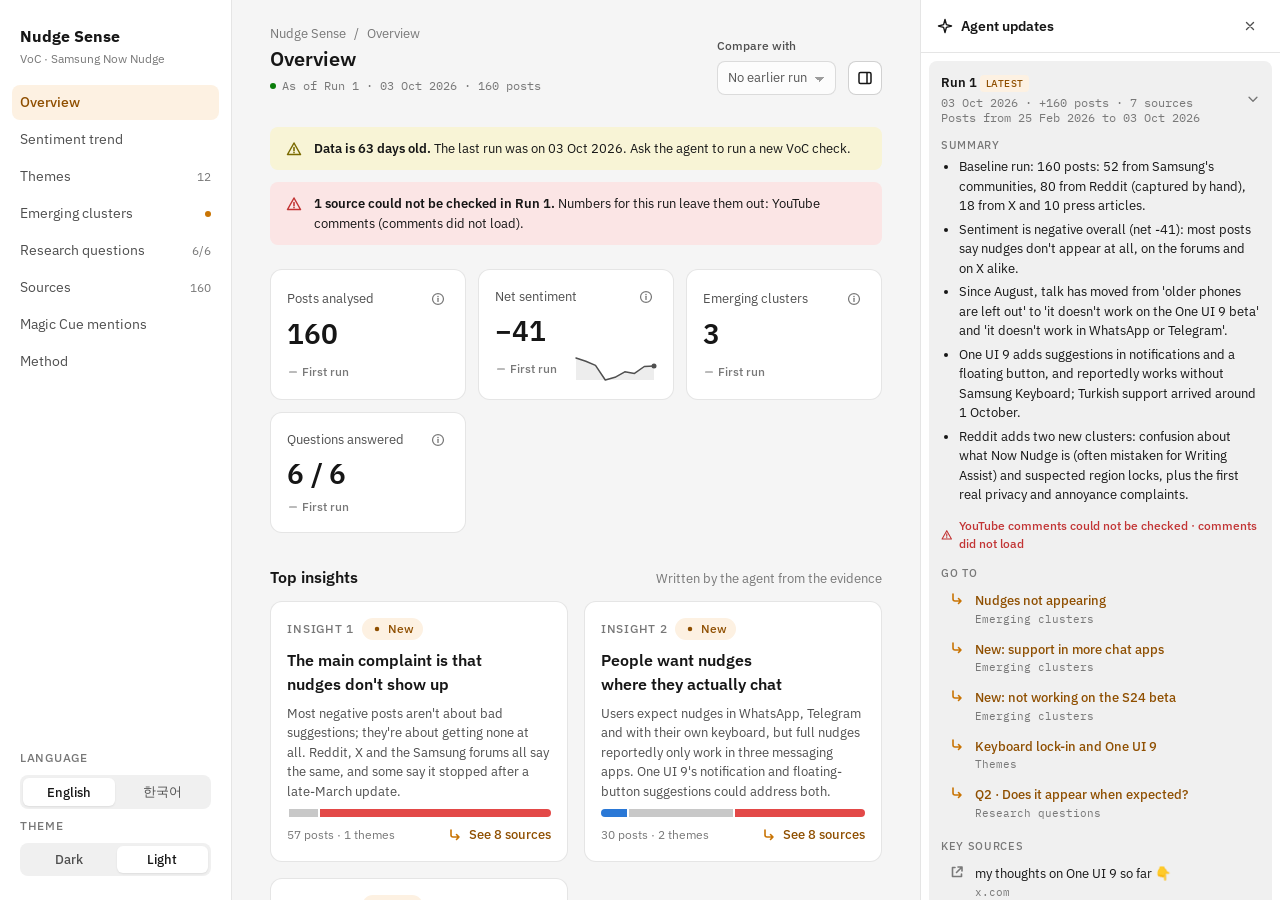
<file: index.html>
<!doctype html>
<html lang="en">
<head>
<meta charset="utf-8">
<meta name="viewport" content="width=device-width, initial-scale=1">
<title>Nudge Sense</title>
<meta http-equiv="refresh" content="0; url=dashboard/">
<link rel="canonical" href="dashboard/">
</head>
<body>
<p>Opening the <a href="dashboard/">Nudge Sense dashboard</a>…</p>
</body>
</html>
</file>
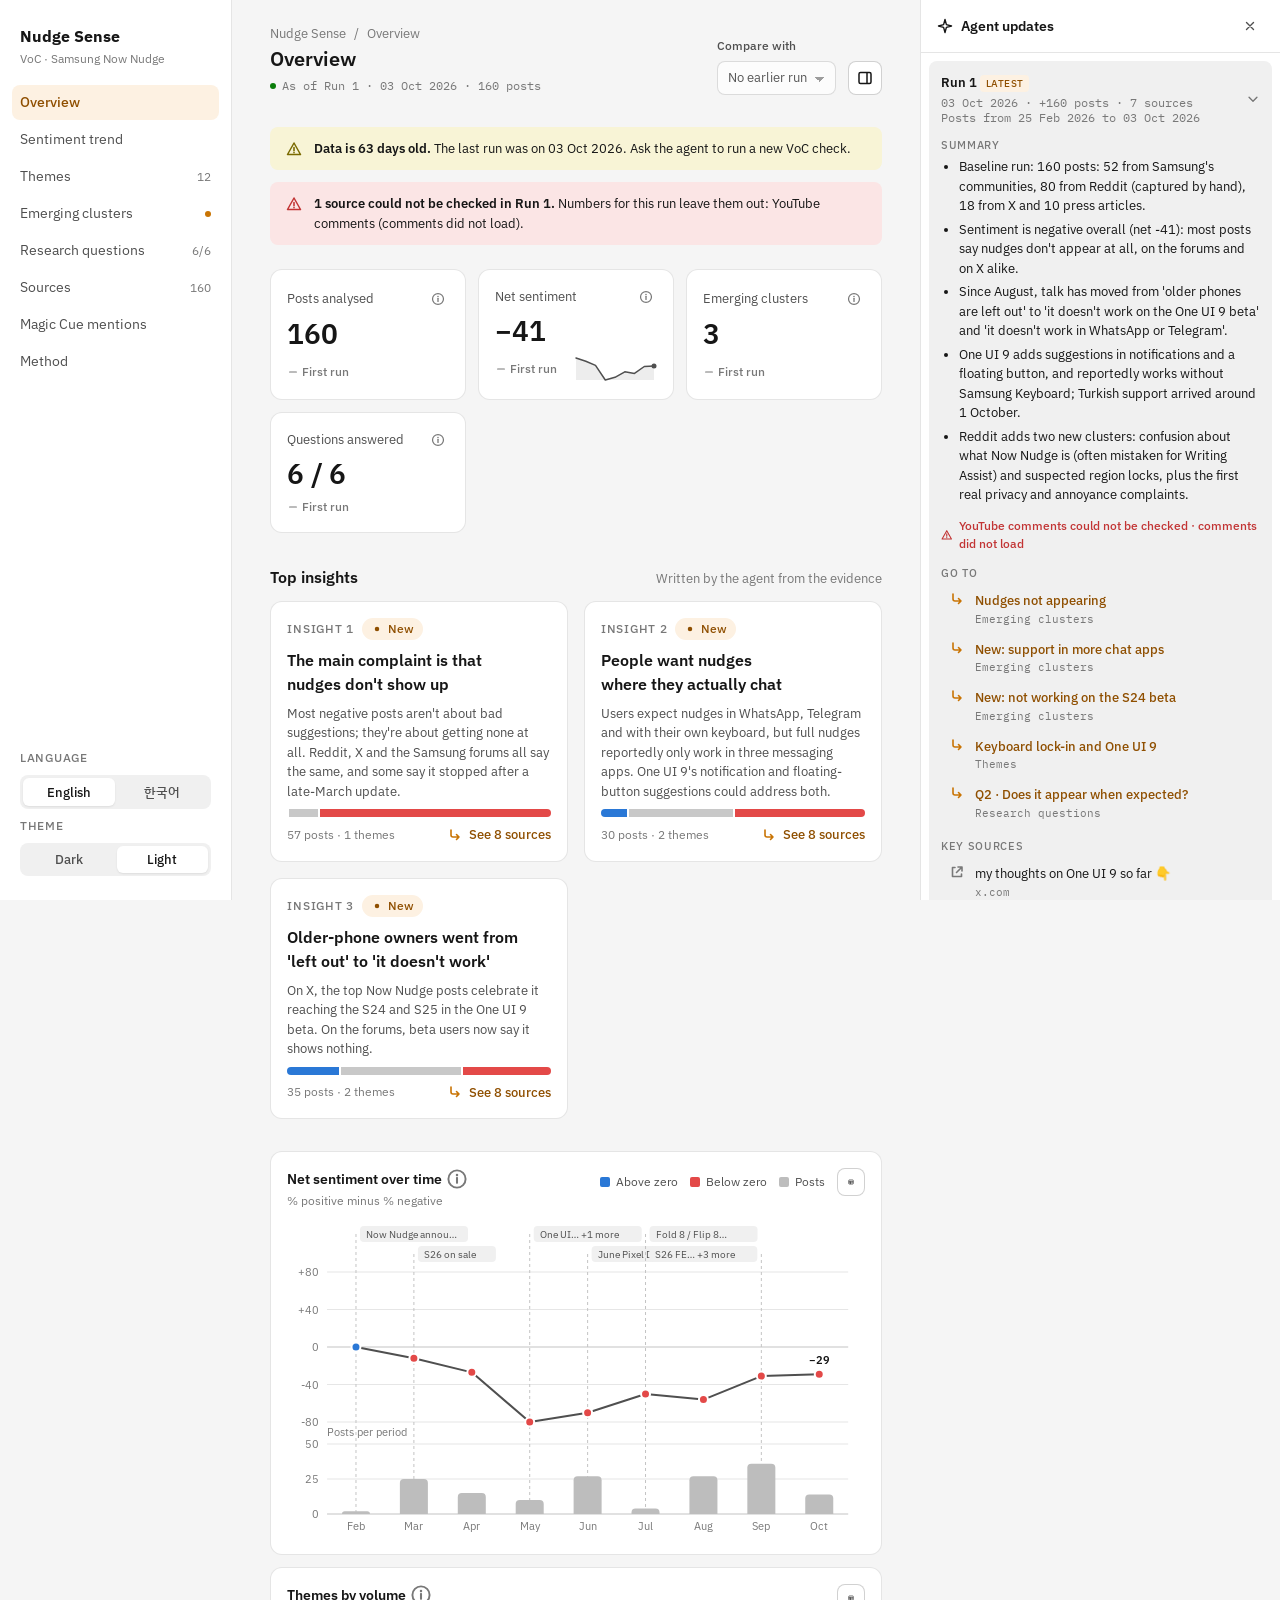
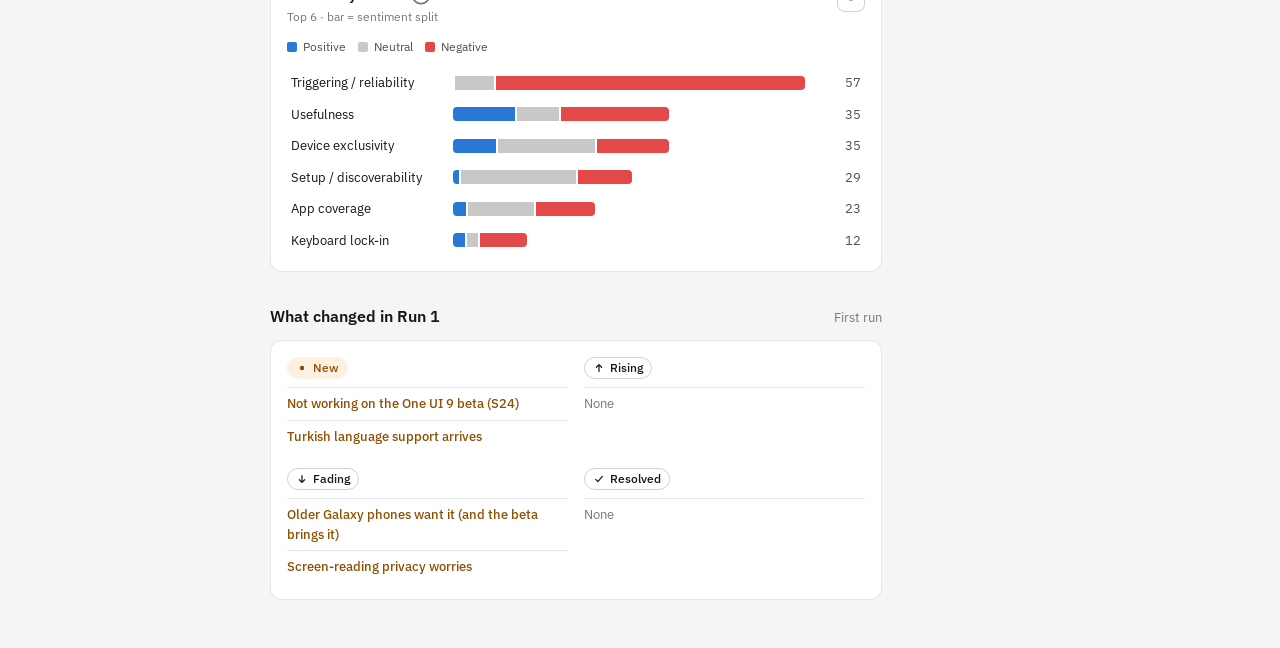
<file: dashboard/index.html>
<!doctype html>
<html lang="en">
<head>
<meta charset="utf-8">
<meta name="viewport" content="width=device-width, initial-scale=1, viewport-fit=cover">
<title>Nudge Sense</title>
<!-- All styles come from the design system. Do not add styles here: extend voc-ds.css and document the variant in design-system.html. -->
<link rel="stylesheet" href="voc-ds.css">
<!-- Installable app (PWA): manifest, icons and service worker -->
<link rel="manifest" href="manifest.webmanifest">
<link rel="icon" type="image/png" sizes="32x32" href="icons/favicon-32.png">
<link rel="apple-touch-icon" href="icons/apple-touch-icon.png">
<meta name="theme-color" content="#f5f5f5" media="(prefers-color-scheme: light)">
<meta name="theme-color" content="#0f0f0f" media="(prefers-color-scheme: dark)">
<meta name="mobile-web-app-capable" content="yes">
<meta name="apple-mobile-web-app-capable" content="yes">
<meta name="apple-mobile-web-app-title" content="Nudge Sense">
<meta name="apple-mobile-web-app-status-bar-style" content="default">
</head>
<body>
<div class="app" id="app">
  <nav class="app-nav" aria-label="Dashboard pages">
    <div class="app-brand"><b>Nudge Sense</b><span data-i18n="brand_sub">VoC · Samsung Now Nudge</span></div>
    <div class="nav-list" id="nav"></div>
    <div class="nav-foot">
      <span class="eyebrow" data-i18n="language">Language</span>
      <div class="segmented full" role="group" aria-label="Language">
        <button type="button" data-lang-set="en" aria-pressed="false">English</button>
        <button type="button" data-lang-set="ko" aria-pressed="false">한국어</button>
      </div>
      <span class="eyebrow" data-i18n="appearance">Theme</span>
      <div class="segmented full" role="group" aria-label="Theme">
        <button type="button" data-theme-set="dark" aria-pressed="false" data-i18n="dark">Dark</button>
        <button type="button" data-theme-set="light" aria-pressed="false" data-i18n="light">Light</button>
      </div>
    </div>
  </nav>

  <main class="app-main" id="main">
    <header class="app-top">
      <div class="page-head">
        <div>
          <div class="crumbs"><span>Nudge Sense</span><span>/</span><span id="crumb"></span></div>
          <h2 id="page-title"></h2>
          <span class="asof" id="asof"></span>
        </div>
        <div class="row">
          <div class="field"><label for="compare" data-i18n="compare_with">Compare with</label><select class="select" id="compare"></select></div>
          <button class="btn icon-btn" id="agent-toggle" type="button" data-i18n-title="agent_updates" aria-label="Agent updates" title="Agent updates"><svg width="16" height="16" aria-hidden="true"><use href="#i-panel"/></svg></button>
        </div>
      </div>
    </header>
    <div class="stack" id="banners"></div>
    <section class="page" id="page-overview" data-page="overview"></section>
    <section class="page" id="page-trend" data-page="trend" hidden></section>
    <section class="page" id="page-themes" data-page="themes" hidden></section>
    <section class="page" id="page-emerging" data-page="emerging" hidden></section>
    <section class="page" id="page-questions" data-page="questions" hidden></section>
    <section class="page" id="page-sources" data-page="sources" hidden></section>
    <section class="page" id="page-competitor" data-page="competitor" hidden></section>
    <section class="page" id="page-method" data-page="method" hidden></section>
  </main>

  <aside class="app-agent" id="agent" aria-label="Agent updates">
    <div class="agent-panel docked">
      <div class="agent-head">
        <h4><svg width="16" height="16" aria-hidden="true"><use href="#i-agent"/></svg><span data-i18n="agent_updates">Agent updates</span></h4>
        <button class="btn ghost sm icon-btn" id="agent-close" type="button" data-i18n-title="hide_agent" aria-label="Hide agent updates" title="Hide agent updates"><svg width="14" height="14" aria-hidden="true"><use href="#i-close"/></svg></button>
      </div>
      <div class="agent-body" id="runs"></div>
    </div>
  </aside>
  <div class="app-scrim" id="scrim"></div>
</div>

<script src="voc-ds.js"></script>
<script src="voc-data.js"></script>
<script>
  if (/[?&]sample\b/.test(location.search)) document.write('<script src="voc-data.sample.js"><\/script>');
</script>
<script>
/* Dashboard logic: reads window.VOC_DATA and renders it with design-system components (window.VOC).
   No visual styling lives here. Text: page strings below (English / Korean); data text via V.tx(obj, field). */
(function () {
  "use strict";
  var V = window.VOC, $ = V.$, $$ = V.$$, esc = V.esc, T = V.t, tx = V.tx;

  /* ---------- Page strings ---------- */
  V.addStrings({
    en: {
      brand_sub: "VoC · Samsung Now Nudge", language: "Language", appearance: "Theme", dark: "Dark", light: "Light",
      compare_with: "Compare with", agent_updates: "Agent updates", hide_agent: "Hide agent updates",
      p_overview: "Overview", p_trend: "Sentiment trend", p_themes: "Themes", p_emerging: "Emerging clusters", p_questions: "Research questions", p_sources: "Sources", p_competitor: "Magic Cue mentions", p_method: "Method",
      no_runs: "No runs yet. Ask the agent to run the VoC check using AGENT-UPDATE-GUIDE.md.", no_results: "No results yet", new_since: "New since compared run",
      vs_run: "vs Run {n}", first_run: "First run", no_change: "No change", pts: " pts",
      t_posts: "Posts analysed", t_posts_info: "Public posts about Now Nudge collected and coded since {d}. The change is the number of posts added since the compared run.",
      t_net: "Net sentiment", t_net_info: "Share of positive posts minus share of negative posts, across all posts. Ranges from −100 to +100. The mini chart shows it month by month.",
      t_emerging: "Emerging clusters", t_emerging_info: "Recurring topics (3 or more posts) that are new or growing: their share of conversation in the last 60 days is at least 25% higher than in the baseline window.",
      t_answered: "Questions answered", t_answered_info: "Research questions with enough evidence to answer (3 or more relevant posts), out of the 6 in the method.",
      top_insights: "Top insights", by_agent: "Written by the agent from the evidence", ins_meta: "{p} posts · {t} themes", see_n_sources: "See {n} sources",
      trend_title: "Net sentiment over time", trend_info: "Net sentiment = % positive posts − % negative posts, per month. Dots are blue above zero and red below. Bars show how many posts were collected that month. Flags mark key events.",
      trend_sub: "% positive minus % negative", trend_sub_long: "% positive minus % negative · per month · flags mark key events", trend_aria: "Net sentiment and posts over time",
      above_zero: "Above zero", below_zero: "Below zero",
      hbar_title: "Themes by volume", hbar_info: "Bar length = number of posts tagged with the theme. Colours show the share of positive, neutral and negative posts. Click a bar to open the theme.", hbar_sub: "Top 6 · bar = sentiment split",
      what_changed: "What changed in Run {n}", compared_with: "Compared with Run {n}",
      no_trend: "No trend yet", hm_title: "Net sentiment by theme", hm_info: "Each cell is a theme's net sentiment in one month. Blue = more positive, red = more negative, grey = balanced. Empty cells had fewer than 3 posts.", hm_sub: "Which parts of the feature are getting better or worse",
      split_title: "Sentiment split · {p}", pct_line: "{p}% positive · {u}% neutral · {x}% negative · {n} posts", pct_line_short: "{p}% positive · {u}% neutral · {x}% negative", neu_mixed: "Neutral & mixed", n_captured: "{n} captured", no_captured: "No captured sources.",
      captured_note: "Captured sources posted in {p} ({a} of {b} posts). Click a post to see it in full in Sources.",
      no_themes: "No themes yet", by_volume: "By volume", share_recent: "Share, recent window", baseline_x: "(baseline {v})", sentiment: "Sentiment", net_trend: "Net sentiment trend", agent_summary: "Agent summary", answers: "Answers", evidence: "Evidence", n_sources: "{n} sources", no_linked: "No sources linked yet.",
      no_clusters: "No clusters yet", share_title: "Share of conversation", share_info: "Share of conversation = posts in the cluster ÷ all posts in that window. Left: baseline window. Right: last 60 days. Amber lines are new or rising (up 25% or more).", share_sub: "Baseline ({a} – {b}) → recent ({c} – {d})", share_aria: "Cluster share, baseline versus recent",
      clusters: "Clusters", biggest_change: "Biggest change first", baseline_share: "Baseline share", recent_share: "Recent share", first_seen: "First seen", recent: "Recent",
      rq_answered: "{a} of {b} answered", not_answered_yet: "Not answered yet", how_changed: "How the answer changed",
      eng_by_platform: "Engagement by platform", eng_info: "Interactions = reactions (upvotes, likes) + 2 × comments/replies + 3 × reposts/shares − downvotes, using the counts shown when each post was captured. Views are shown on posts but not counted. Each post's score (0–100) compares it only with posts from the same platform.", captured_only: "Captured sources only",
      th_platform: "Platform", th_with_counts: "With counts", th_interactions: "Interactions", th_median: "Median per post", th_share: "Share of interactions",
      search_ph: "Search title, text or takeaway", search_aria: "Search sources", all_themes: "All themes", all_sources: "All sources", new_only: "New only", n_of_m: "{a} of {b}",
      th_title_text: "Title / text", th_engagement: "Engagement", th_posted: "Posted", approx: "Approximate ({x})", no_match: "No sources match these filters", wider: "Try a wider filter.",
      no_mc: "No Magic Cue mentions yet", no_mc_text: "Magic Cue is tracked only when it comes up in Now Nudge conversations.", comp_eyebrow: "Agent summary · secondary to the study", mentions: "Mentions",
      k_feature: "Feature", k_competitor: "Competitor", k_study: "Study window", k_recent: "Recent window", k_baseline: "Baseline window", k_sources: "Sources", k_keywords: "Keywords",
      study_setup: "Study setup", sources_considered: "Sources considered", sc_sub: "{n} sources · from VOC-Method.md", th_type: "Type", th_scope: "Scope", limitations: "Limitations", codebook: "Theme codebook", n_themes: "{n} themes", th_covers: "What it covers", secondary: "Secondary", files: "Files", local_file: "local file", design_system: "Design system",
      no_runs_title: "No runs yet", no_runs_text: "Each time the agent runs a VoC check, its summary and links appear here.",
      sample_banner: "<b>Sample data, not study data.</b> Open index.html without <span class=\"mono\">?sample</span> to see the real study.",
      stale_banner: "<b>Data is {d} days old.</b> The last run was on {date}. Ask the agent to run a new VoC check.",
      failed_banner: "<b>{n} {what} could not be checked in Run {r}.</b> Numbers for this run leave them out: {list}.", one_source: "source", many_sources: "sources",
      asof: "As of Run {n} · {date} · {p} posts", no_earlier: "No earlier run", compare_opt: "Run {n} · {date}", approx_event: " (approx.)",
      "Subreddit": "Subreddit", "Community forum": "Community forum", "Forum": "Forum", "Social search": "Social search", "Video comments": "Video comments", "Blog articles (user voices)": "Blog articles (user voices)",
      "Primary": "Primary", "Magic Cue mentions only": "Magic Cue mentions only", "Active": "Active", "To verify": "To verify"
    },
    ko: {
      brand_sub: "고객의 소리 · 삼성 Now Nudge", language: "언어", appearance: "화면 모드", dark: "다크", light: "라이트",
      compare_with: "비교 대상", agent_updates: "에이전트 업데이트", hide_agent: "에이전트 업데이트 숨기기",
      p_overview: "개요", p_trend: "감성 추이", p_themes: "테마", p_emerging: "떠오르는 클러스터", p_questions: "연구 질문", p_sources: "출처", p_competitor: "Magic Cue 언급", p_method: "방법론",
      no_runs: "아직 실행 기록이 없습니다. AGENT-UPDATE-GUIDE.md에 따라 에이전트에게 VoC 점검을 요청하세요.", no_results: "아직 결과 없음", new_since: "비교 실행 이후 신규",
      vs_run: "실행 {n} 대비", first_run: "첫 실행", no_change: "변화 없음", pts: "점",
      t_posts: "분석한 게시물", t_posts_info: "{d} 이후 수집해 분류한 Now Nudge 관련 공개 게시물입니다. 변화 수치는 비교 실행 이후 추가된 게시물 수입니다.",
      t_net: "순 감성", t_net_info: "전체 게시물 중 긍정 비율에서 부정 비율을 뺀 값으로, −100부터 +100까지입니다. 작은 차트는 월별 추이를 보여줍니다.",
      t_emerging: "떠오르는 클러스터", t_emerging_info: "새로 나타나거나 커지고 있는 반복 주제(게시물 3건 이상)입니다. 최근 60일의 대화 비중이 기준 기간보다 25% 이상 높습니다.",
      t_answered: "답변된 질문", t_answered_info: "방법론의 연구 질문 6개 중 답변할 만큼 근거(관련 게시물 3건 이상)가 있는 질문 수입니다.",
      top_insights: "주요 인사이트", by_agent: "에이전트가 근거를 바탕으로 작성", ins_meta: "게시물 {p}건 · 테마 {t}개", see_n_sources: "출처 {n}건 보기",
      trend_title: "시간에 따른 순 감성", trend_info: "순 감성 = 긍정 게시물 % − 부정 게시물 %, 월별 기준입니다. 점은 0 이상이면 파란색, 미만이면 빨간색입니다. 막대는 해당 월에 수집한 게시물 수이며, 깃발은 주요 이벤트를 표시합니다.",
      trend_sub: "긍정 % − 부정 %", trend_sub_long: "긍정 % − 부정 % · 월별 · 깃발은 주요 이벤트", trend_aria: "시간에 따른 순 감성과 게시물 수",
      above_zero: "0 이상", below_zero: "0 미만",
      hbar_title: "게시물 수 기준 테마", hbar_info: "막대 길이 = 해당 테마로 분류된 게시물 수입니다. 색상은 긍정, 중립, 부정 게시물의 비율을 나타냅니다. 막대를 클릭하면 테마가 열립니다.", hbar_sub: "상위 6개 · 막대 = 감성 분포",
      what_changed: "실행 {n}에서 달라진 점", compared_with: "실행 {n}과 비교",
      no_trend: "아직 추이 없음", hm_title: "테마별 순 감성", hm_info: "각 칸은 한 달 동안 테마의 순 감성입니다. 파란색 = 더 긍정적, 빨간색 = 더 부정적, 회색 = 균형입니다. 빈 칸은 게시물이 3건 미만인 경우입니다.", hm_sub: "기능의 어떤 부분이 나아지거나 나빠지고 있는지",
      split_title: "감성 분포 · {p}", pct_line: "긍정 {p}% · 중립 {u}% · 부정 {x}% · 게시물 {n}건", pct_line_short: "긍정 {p}% · 중립 {u}% · 부정 {x}%", neu_mixed: "중립 및 혼합", n_captured: "{n}건 수집", no_captured: "수집된 출처가 없습니다.",
      captured_note: "{p}에 게시된 수집 출처입니다(게시물 {b}건 중 {a}건). 게시물을 클릭하면 출처 페이지에서 전체 내용을 볼 수 있습니다.",
      no_themes: "아직 테마 없음", by_volume: "게시물 수 순", share_recent: "최근 기간 비중", baseline_x: "(기준 {v})", sentiment: "감성", net_trend: "순 감성 추이", agent_summary: "에이전트 요약", answers: "관련 질문", evidence: "근거", n_sources: "출처 {n}건", no_linked: "아직 연결된 출처가 없습니다.",
      no_clusters: "아직 클러스터 없음", share_title: "대화 비중", share_info: "대화 비중 = 해당 기간 전체 게시물 중 클러스터 게시물의 비율입니다. 왼쪽: 기준 기간, 오른쪽: 최근 60일. 주황색 선은 신규이거나 25% 이상 증가한 클러스터입니다.", share_sub: "기준 기간({a} – {b}) → 최근({c} – {d})", share_aria: "클러스터 비중, 기준 기간 대비 최근",
      clusters: "클러스터", biggest_change: "변화가 큰 순", baseline_share: "기준 기간 비중", recent_share: "최근 비중", first_seen: "처음 발견", recent: "최근",
      rq_answered: "{b}개 중 {a}개 답변", not_answered_yet: "아직 답변 없음", how_changed: "답변의 변화",
      eng_by_platform: "플랫폼별 참여도", eng_info: "상호작용 = 반응(추천, 좋아요) + 2 × 댓글/답글 + 3 × 재게시/공유 − 비추천이며, 각 게시물을 수집할 때 표시된 수치를 사용합니다. 조회수는 표시되지만 계산에는 포함되지 않습니다. 게시물별 점수(0–100)는 같은 플랫폼의 게시물끼리만 비교합니다.", captured_only: "수집된 출처만",
      th_platform: "플랫폼", th_with_counts: "수치 있음", th_interactions: "상호작용", th_median: "게시물당 중앙값", th_share: "상호작용 비중",
      search_ph: "제목, 본문, 시사점 검색", search_aria: "출처 검색", all_themes: "모든 테마", all_sources: "모든 출처", new_only: "신규만", n_of_m: "{b}건 중 {a}건",
      th_title_text: "제목 / 본문", th_engagement: "참여도", th_posted: "게시일", approx: "추정치 ({x})", no_match: "필터에 맞는 출처가 없습니다", wider: "필터 범위를 넓혀 보세요.",
      no_mc: "아직 Magic Cue 언급 없음", no_mc_text: "Magic Cue는 Now Nudge 대화에서 언급될 때만 추적합니다.", comp_eyebrow: "에이전트 요약 · 보조 분석", mentions: "언급",
      k_feature: "기능", k_competitor: "경쟁 기능", k_study: "연구 기간", k_recent: "최근 기간", k_baseline: "기준 기간", k_sources: "출처", k_keywords: "키워드",
      study_setup: "연구 설정", sources_considered: "검토 대상 출처", sc_sub: "출처 {n}곳 · VOC-Method.md 기준", th_type: "유형", th_scope: "범위", limitations: "한계", codebook: "테마 코드북", n_themes: "테마 {n}개", th_covers: "내용", secondary: "보조", files: "파일", local_file: "로컬 파일", design_system: "디자인 시스템",
      no_runs_title: "아직 실행 없음", no_runs_text: "에이전트가 VoC 점검을 실행할 때마다 요약과 링크가 여기에 표시됩니다.",
      sample_banner: "<b>샘플 데이터이며 실제 연구 데이터가 아닙니다.</b> 실제 연구를 보려면 <span class=\"mono\">?sample</span> 없이 index.html을 여세요.",
      stale_banner: "<b>데이터가 {d}일 지났습니다.</b> 마지막 실행은 {date}입니다. 에이전트에게 새 VoC 점검을 요청하세요.",
      failed_banner: "<b>실행 {r}에서 {what} {n}곳을 확인하지 못했습니다.</b> 이번 실행 수치에서 제외됨: {list}.", one_source: "출처", many_sources: "출처",
      asof: "실행 {n} 기준 · {date} · 게시물 {p}건", no_earlier: "이전 실행 없음", compare_opt: "실행 {n} · {date}", approx_event: " (추정)",
      "Subreddit": "서브레딧", "Community forum": "커뮤니티 포럼", "Forum": "포럼", "Social search": "소셜 검색", "Video comments": "영상 댓글", "Blog articles (user voices)": "블로그 기사(사용자 의견)",
      "Primary": "주요", "Magic Cue mentions only": "Magic Cue 언급만", "Active": "활성", "To verify": "확인 필요",
      "Post": "게시물", "Reply": "답글", "Comment": "댓글", "News": "뉴스", "Review": "리뷰", "Feature": "특집", "Discussions": "토론", "Suggestions": "제안", "Questions": "질문"
    }
  });

  /* ---------- Data ---------- */
  var D = window.VOC_DATA;
  if (window.VOC_SAMPLE && /[?&]sample\b/.test(location.search)) {
    Object.keys(window.VOC_SAMPLE).forEach(function (k) { if (k !== "meta" && k !== "config") D[k] = window.VOC_SAMPLE[k]; });
    D.meta.isSample = true;
  }
  var C = D.config;
  var runs = (D.runs || []).slice().sort(function (a, b) { return b.n - a.n; });
  var latest = runs[0] || null;
  var compareRun = runs[1] || null;
  var periods = (D.trend && D.trend.periods) || [];
  var themeDefs = {}; C.themes.forEach(function (t) { themeDefs[t.id] = t; });
  var themes = (D.themes || []).map(function (t) { var d = themeDefs[t.id] || {}; return Object.assign({ def: d, rq: d.rq || [] }, t); })
    .sort(function (a, b) { return b.vol - a.vol; });
  var themeById = {}; themes.forEach(function (t) { themeById[t.id] = t; });
  var clusters = (D.clusters || []).slice().sort(function (a, b) { return (b.recent - b.base) - (a.recent - a.base); });
  var qById = {}; (D.questions || []).forEach(function (q) { qById[q.id] = q; });
  var questions = C.researchQuestions.map(function (rq) { return Object.assign({ rqDef: rq }, qById[rq.id] || {}, { id: rq.id, num: rq.num }); });
  var sources = (D.sources || []).slice().sort(function (a, b) { return a.postedAt < b.postedAt ? 1 : -1; });
  var srcById = {}; sources.forEach(function (s) { srcById[s.id] = s; });
  V.scoreEngagement(sources);
  sources.forEach(function (s) { s.engScore = s.eng ? s.eng.score : -1; });

  function themeName(id) { return tx(themeDefs[id], "name") || id; }
  function qText(q) { return tx(q.rqDef, "text"); }
  function periodLabel(p) { return V.monthLabel(p.key); }
  function periodTip(p) { return V.getLang() === "en" ? (p.tip || p.label) : V.monthLabel(p.key, true); }
  /* "New" only means something once there is an earlier run to compare against */
  function isNewSource(s) { if (!latest || !compareRun) return false; return s.run > compareRun.n; }
  function clusterStatus(c) { if (c.status) return c.status; if (!c.base && latest && c.firstSeenRun === latest.n) return "new"; return V.momentum(c.base, c.recent); }
  function answered(q) { return !!q.answer && (q.confidence || 0) > 0; }
  function eventIndex(ev) { var k = ev.date.slice(0, 7); for (var i = 0; i < periods.length; i++) if (periods[i].key === k) return i; return -1; }
  function events() { return (C.events || []).map(function (e) { return { i: eventIndex(e), label: tx(e, "label") + (e.approx ? T("approx_event") : "") }; }).filter(function (e) { return e.i >= 0; }); }

  /* ---------- Small builders (compose design-system pieces) ---------- */
  function sectionHead(title, sub) { return '<div class="section-head"><h3>' + esc(title) + "</h3>" + (sub ? "<p>" + esc(sub) + "</p>" : "") + "</div>"; }
  function empty(title, text) { return '<div class="card empty">' + V.icon("i-inbox", 32) + "<h4>" + esc(title) + "</h4><p>" + esc(text) + "</p></div>"; }
  function figure(opts) {
    return '<figure class="chart card" data-chart-wrap><div class="chart-head"><div><h4>' + esc(opts.title) + (opts.info ? V.infoTip(opts.info, opts.title) : "") + "</h4>" + (opts.sub ? "<p>" + esc(opts.sub) + "</p>" : "") + '</div><div class="row">' + (opts.legend || "") +
      '<button class="btn sm icon-btn" type="button" data-table-toggle aria-label="' + esc(T("show_table")) + '" title="' + esc(T("show_table")) + '">' + V.icon("i-table", 14) + "</button></div></div>" +
      (opts.legendBelow || "") + '<div data-view="chart">' + opts.body + '</div><div data-view="table" hidden><div class="table-wrap"><table class="tbl compact chart-table" id="' + opts.tableId + '"></table></div></div></figure>';
  }
  function legendTrend() { return '<div class="legend"><span><i class="sw-pos"></i>' + T("above_zero") + '</span><span><i class="sw-neg"></i>' + T("below_zero") + '</span><span><i class="sw-vol"></i>' + T("posts") + "</span></div>"; }
  function legendSent() { return '<div class="legend"><span><i class="sw-pos"></i>' + V.SENT.pos + '</span><span><i class="sw-neu"></i>' + V.SENT.neu + '</span><span><i class="sw-neg"></i>' + V.SENT.neg + "</span></div>"; }
  function srcView(s) { return Object.assign({}, s, { where: T(s.where), id: "src-" + s.id, isNew: isNewSource(s), takeaway: tx(s, "takeaway"), themes: (s.themeIds || []).map(themeName) }); }
  function evidence(ids, limit) {
    var list = (ids || []).map(function (id) { return srcById[id]; }).filter(Boolean)
      .sort(function (a, b) { return (b.eng ? b.eng.raw : -1) - (a.eng ? a.eng.raw : -1); });
    if (!list.length) return '<p class="muted-text">' + T("no_linked") + "</p>";
    return list.slice(0, limit || 50).map(function (s) { return V.sourcePreview(srcView(s)); }).join("");
  }
  function trendData() {
    return { labels: periods.map(periodLabel), tipLabels: periods.map(periodTip), net: periods.map(function (p) { return p.net; }), vol: periods.map(function (p) { return p.vol; }), events: events() };
  }
  function pct(n) { return n + "%"; }

  /* ---------- Pages ---------- */
  var PAGES = ["overview", "trend", "themes", "emerging", "questions", "sources", "competitor", "method"];
  function pageLabel(id) { return T("p_" + id); }
  var sel = { themes: themes[0] && themes[0].id, emerging: clusters[0] && clusters[0].id, questions: "q1", sources: sources[0] && sources[0].id };

  function renderNav(active) {
    var newSrc = sources.some(isNewSource);
    var newClusters = clusters.some(function (c) { return clusterStatus(c) === "new"; });
    $("#nav").innerHTML = PAGES.map(function (id) {
      var extra = "";
      if (id === "themes" && themes.length) extra = '<span class="count">' + themes.length + "</span>";
      if (id === "questions" && latest) extra = '<span class="count">' + questions.filter(answered).length + "/" + questions.length + "</span>";
      if (id === "sources" && sources.length) extra = newSrc ? '<span class="dot-new" title="' + esc(T("new_since")) + '"></span>' : '<span class="count">' + sources.length + "</span>";
      if (id === "emerging" && newClusters) extra = '<span class="dot-new" title="' + esc(T("new_since")) + '"></span>';
      return '<a class="nav-item' + (id === active ? " is-active" : "") + '" href="#/' + id + '"' + (id === active ? ' aria-current="page"' : "") + ">" + esc(pageLabel(id)) + extra + "</a>";
    }).join("");
  }

  function renderOverview() {
    var el = $("#page-overview");
    if (!latest) { el.innerHTML = empty(T("no_results"), T("no_runs")); return; }
    var s = latest.snapshot || {}, p = (compareRun && compareRun.snapshot) || null;
    var note = compareRun ? T("vs_run", { n: compareRun.n }) : "";
    function d(cur, prev, goodUp, unit) {
      if (prev == null) return { dir: "flat", text: T("first_run") };
      var diff = cur - prev;
      return { dir: diff === 0 ? "flat" : goodUp == null ? "flat" : (diff > 0) === goodUp ? "up" : "down", text: (diff === 0 ? T("no_change") : V.signed(diff) + (unit || "")) };
    }
    var series = function (k) { return runs.slice().reverse().map(function (r) { return (r.snapshot || {})[k] || 0; }); };
    var t1 = d(s.posts, p && p.posts, null), t2 = d(s.net, p && p.net, true, T("pts")), t3 = d(s.emerging, p && p.emerging, null), t4 = d(s.answered, p && p.answered, true);
    var tiles = [
      { label: T("t_posts"), info: T("t_posts_info", { d: V.fmtDate(C.windows.study.from) }), value: (s.posts || 0).toLocaleString("en-GB"), delta: t1.text, dir: t1.dir, note: note, spark: series("posts") },
      { label: T("t_net"), info: T("t_net_info"), value: V.signed(s.net || 0), delta: t2.text, dir: t2.dir, note: note, spark: periods.map(function (x) { return x.net; }) },
      { label: T("t_emerging"), info: T("t_emerging_info"), value: String(s.emerging || 0), delta: t3.text, dir: t3.dir, note: note, spark: series("emerging") },
      { label: T("t_answered"), info: T("t_answered_info"), value: (s.answered || 0) + " / " + questions.length, delta: t4.text, dir: t4.dir, note: note, spark: series("answered") }
    ];
    var insights = (D.insights || []).slice(0, 3);
    el.innerHTML =
      '<div class="tiles">' + tiles.map(V.statTile).join("") + "</div>" +
      (insights.length ? '<div class="block">' + sectionHead(T("top_insights"), T("by_agent")) + '<div class="card-grid equal">' + insights.map(function (i, n) {
        return V.insightCard(Object.assign({}, i, { title: tx(i, "title"), body: tx(i, "body"), meta: T("ins_meta", { p: i.posts || 0, t: (i.themeIds || []).length }) }), n + 1, { href: "#/themes/" + ((i.themeIds || [])[0] || ""), linkText: T("see_n_sources", { n: (i.sourceIds || []).length }) });
      }).join("") + "</div></div>" : "") +
      '<div class="stack">' +
        figure({ title: T("trend_title"), info: T("trend_info"), sub: T("trend_sub"), legend: legendTrend(), body: '<svg id="ov-trend" viewBox="0 0 680 300" role="img" aria-label="' + esc(T("trend_aria")) + '"></svg>', tableId: "ov-trend-table" }) +
        figure({ title: T("hbar_title"), info: T("hbar_info"), sub: T("hbar_sub"), legendBelow: legendSent(), body: '<div class="hbar" id="ov-hbar"></div>', tableId: "ov-hbar-table" }) +
      "</div>" +
      '<div class="block">' + sectionHead(T("what_changed", { n: latest.n }), compareRun ? T("compared_with", { n: compareRun.n }) : T("first_run")) + '<div class="card">' + V.changeGroups(latest.changes) + "</div></div>";
    if (periods.length) V.trendChart($("#ov-trend"), trendData(), $("#ov-trend-table"));
    V.hbarChart($("#ov-hbar"), themes.slice(0, 6).map(function (t) { return Object.assign({ href: "#/themes/" + t.id }, t, { name: themeName(t.id) }); }), $("#ov-hbar-table"));
  }

  function renderTrend() {
    var el = $("#page-trend");
    if (!periods.length) { el.innerHTML = empty(T("no_trend"), T("no_runs")); return; }
    el.innerHTML =
      figure({ title: T("trend_title"), info: T("trend_info"), sub: T("trend_sub_long"), legend: legendTrend(), body: '<svg id="tr-trend" viewBox="0 0 680 300" role="img" aria-label="' + esc(T("trend_aria")) + '"></svg>', tableId: "tr-trend-table" }) +
      '<div class="block" id="trend-period"></div>' +
      '<div id="trend-heatmap">' + figure({ title: T("hm_title"), info: T("hm_info"), sub: T("hm_sub"), legend: '<div class="scale-legend" id="tr-hm-legend"></div>', body: '<div class="heatmap" id="tr-hm"></div>', tableId: "tr-hm-table" }) + "</div>";
    V.trendChart($("#tr-trend"), trendData(), $("#tr-trend-table"));
    V.scaleLegend($("#tr-hm-legend"));
    V.heatmap($("#tr-hm"), themes.map(function (t) { return { name: themeName(t.id), values: t.byPeriod || [] }; }), periods.map(periodLabel), $("#tr-hm-table"));
    renderPeriod();
  }

  /* Sentiment split for one period, with the captured sources behind each part */
  var periodIdx = null;
  function renderPeriod() {
    var box = $("#trend-period"); if (!box) return;
    if (periodIdx == null || periodIdx >= periods.length) periodIdx = periods.length - 1;
    var p = periods[periodIdx];
    var inP = sources.filter(function (s) { return (s.postedAt || "").slice(0, 7) === p.key; });
    var cols = [
      { key: "pos", title: V.SENT.pos, list: inP.filter(function (s) { return s.sentiment === "pos"; }) },
      { key: "neu", title: T("neu_mixed"), list: inP.filter(function (s) { return s.sentiment === "neu" || s.sentiment === "mix"; }) },
      { key: "neg", title: V.SENT.neg, list: inP.filter(function (s) { return s.sentiment === "neg"; }) }
    ];
    box.innerHTML =
      '<div class="section-head"><h3>' + esc(T("split_title", { p: periodTip(p) })) + '</h3><div class="field"><label for="tr-period">' + T("period") + '</label><select class="select" id="tr-period">' +
        periods.map(function (x, i) { return '<option value="' + i + '"' + (i === periodIdx ? " selected" : "") + ">" + esc(periodTip(x)) + "</option>"; }).slice().reverse().join("") + "</select></div></div>" +
      '<div class="card stack">' + V.splitBar(p.pos, p.neu, p.neg) +
        '<span class="muted-text">' + esc(T("pct_line", { p: p.pos, u: p.neu, x: p.neg, n: p.vol })) + "</span>" +
        '<div class="grid-3 equal">' + cols.map(function (c) {
          return '<div class="block"><div class="section-head"><h3>' + V.sentBadge(c.key).replace(V.SENT[c.key], esc(c.title)) + "</h3><p>" + esc(T("n_captured", { n: c.list.length })) + "</p></div><div>" +
            (c.list.length ? c.list.map(function (s) { return V.sourceRow(Object.assign({ href: "#/sources/" + s.id }, s, { takeaway: tx(s, "takeaway") })); }).join("") : '<p class="muted-text">' + T("no_captured") + "</p>") + "</div></div>";
        }).join("") + "</div>" +
        '<p class="muted-text">' + esc(T("captured_note", { p: periodTip(p), a: inP.length, b: p.vol })) + "</p>" +
      "</div>";
    $("#tr-period").addEventListener("change", function (e) { periodIdx = +e.target.value; renderPeriod(); });
  }

  function renderThemes() {
    var el = $("#page-themes");
    if (!themes.length) { el.innerHTML = empty(T("no_themes"), T("no_runs")); return; }
    var t = themeById[sel.themes] || themes[0];
    var m = V.momentum(t.base, t.recent);
    var rqs = (t.rq || []).map(function (id) { var q = questions.filter(function (x) { return x.id === id; })[0]; return q ? "<li>" + V.ilink("#/questions/" + q.id, q.num + " · " + qText(q)) + "</li>" : ""; }).join("");
    el.innerHTML = '<div class="split">' +
      '<div class="pane scroll">' + sectionHead(T("p_themes"), T("by_volume")) + '<div role="listbox" aria-label="' + esc(T("p_themes")) + '">' + themes.map(function (x) {
        return '<button class="pick" role="option" data-pick="themes" data-id="' + esc(x.id) + '" aria-selected="' + (x.id === t.id) + '"><span class="nm">' + esc(themeName(x.id)) + "</span>" + V.splitBar(x.pos, x.neu, x.neg) + '<span class="num muted-text">' + x.vol + "</span></button>";
      }).join("") + "</div></div>" +
      '<div class="pane stack" id="themes-detail">' +
        '<div class="row between"><h3>' + esc(themeName(t.id)) + "</h3>" + V.momBadge(m) + "</div>" +
        '<p class="muted-text">' + esc(tx(t.def, "definition")) + "</p>" +
        '<dl class="kv"><dt>' + T("posts") + '</dt><dd class="num">' + t.vol + "</dd><dt>" + T("share_recent") + '</dt><dd class="num">' + pct(t.recent) + " " + esc(T("baseline_x", { v: pct(t.base) })) + "</dd><dt>" + T("sentiment") + "</dt><dd>" + esc(T("pct_line_short", { p: t.pos, u: t.neu, x: t.neg })) + "</dd><dt>" + T("net_trend") + "</dt><dd>" + V.sparkline((t.byPeriod || []).filter(function (v) { return v != null; })) + "</dd></dl>" +
        (t.summary ? '<div class="takeaway"><span class="eyebrow">' + T("agent_summary") + "</span><p>" + esc(tx(t, "summary")) + "</p></div>" : "") +
        (rqs ? '<div class="stack tight"><span class="eyebrow">' + T("answers") + '</span><ul class="list stack tight">' + rqs + "</ul></div>" : "") +
        sectionHead(T("evidence"), T("n_sources", { n: (t.sourceIds || []).length })) + '<div class="stack">' + evidence(t.sourceIds) + "</div>" +
      "</div></div>";
  }

  function renderEmerging() {
    var el = $("#page-emerging");
    if (!clusters.length) { el.innerHTML = empty(T("no_clusters"), T("no_runs")); return; }
    var c = clusters.filter(function (x) { return x.id === sel.emerging; })[0] || clusters[0];
    var w = C.windows;
    el.innerHTML =
      figure({ title: T("share_title"), info: T("share_info"), sub: T("share_sub", { a: V.fmtDate(w.baseline.from), b: V.fmtDate(w.baseline.to), c: V.fmtDate(w.recent.from), d: V.fmtDate(w.recent.to) }), body: '<svg id="em-slope" viewBox="0 0 440 280" role="img" aria-label="' + esc(T("share_aria")) + '"></svg>', tableId: "em-slope-table" }) +
      '<div class="split">' +
        '<div class="pane">' + sectionHead(T("clusters"), T("biggest_change")) + '<div role="listbox" aria-label="' + esc(T("clusters")) + '">' + clusters.map(function (x) {
          return '<button class="pick" role="option" data-pick="emerging" data-id="' + esc(x.id) + '" aria-selected="' + (x.id === c.id) + '"><span class="nm">' + esc(tx(x, "name")) + "</span>" + V.momBadge(clusterStatus(x)) + '<span class="num muted-text">' + pct(x.recent) + "</span></button>";
        }).join("") + "</div></div>" +
        '<div class="pane stack" id="emerging-detail">' +
          '<div class="row between"><h3>' + esc(tx(c, "name")) + "</h3>" + V.momBadge(clusterStatus(c)) + "</div>" +
          '<dl class="kv"><dt>' + T("baseline_share") + '</dt><dd class="num">' + pct(c.base) + "</dd><dt>" + T("recent_share") + '</dt><dd class="num">' + pct(c.recent) + "</dd><dt>" + T("theme") + "</dt><dd>" + V.ilink("#/themes/" + c.themeId, themeName(c.themeId)) + "</dd><dt>" + T("first_seen") + "</dt><dd>" + esc(T("run_n", { n: c.firstSeenRun })) + "</dd></dl>" +
          (c.summary ? '<div class="takeaway"><span class="eyebrow">' + T("agent_summary") + "</span><p>" + esc(tx(c, "summary")) + "</p></div>" : "") +
          sectionHead(T("evidence"), T("n_sources", { n: (c.sourceIds || []).length })) + '<div class="stack">' + evidence(c.sourceIds) + "</div>" +
        "</div></div>";
    V.slopeChart($("#em-slope"), clusters.map(function (x) { var nm = tx(x, "name"); return { name: nm, short: nm.length > 18 ? nm.slice(0, 17) + "…" : nm, base: x.base, recent: x.recent }; }), $("#em-slope-table"), [T("baseline"), T("recent")]);
  }

  function renderQuestions() {
    var el = $("#page-questions");
    var q = questions.filter(function (x) { return x.id === sel.questions; })[0] || questions[0];
    var hist = (q.history || []).map(function (h) { var r = runs.filter(function (x) { return x.id === h.runId; })[0]; return { label: (r ? T("run_n", { n: r.n }) + " · " : "") + V.fmtDate(h.date), short: tx(h, "short"), text: tx(h, "text") }; });
    el.innerHTML = '<div class="split">' +
      '<div class="pane">' + sectionHead(T("p_questions"), T("rq_answered", { a: questions.filter(answered).length, b: questions.length })) + '<div role="listbox" aria-label="' + esc(T("p_questions")) + '">' + questions.map(function (x) {
        return '<button class="pick stacked" role="option" data-pick="questions" data-id="' + esc(x.id) + '" aria-selected="' + (x.id === q.id) + '"><span class="nm"><span class="qn">' + esc(x.num) + "</span> " + esc(qText(x)) + "</span>" + V.confidence(x.confidence || 0, "") + '<span class="sub">' + esc(tx(x, "short") || T("not_answered_yet")) + "</span></button>";
      }).join("") + "</div></div>" +
      '<div class="pane stack" id="questions-detail">' +
        V.rqCard({ num: q.num, text: qText(q), short: tx(q, "short"), answer: tx(q, "answer"), confidence: q.confidence, posts: q.posts, change: q.change ? { status: q.change.status, label: tx(q.change, "label") } : null, tags: (q.themeIds || []).map(themeName) }) +
        (hist.length ? '<div class="stack tight"><span class="eyebrow">' + T("how_changed") + "</span>" + V.timeline(hist) + "</div>" : "") +
        sectionHead(T("evidence"), T("n_sources", { n: (q.sourceIds || []).length })) + '<div class="stack">' + evidence(q.sourceIds) + "</div>" +
      "</div></div>";
  }

  var filt = { q: "", theme: "", platform: "", sents: { pos: true, neu: true, neg: true, mix: true }, newOnly: false };
  function filteredSources() {
    var q = filt.q.toLowerCase();
    return sources.filter(function (s) {
      if (filt.theme && (s.themeIds || []).indexOf(filt.theme) < 0) return false;
      if (filt.platform && s.site !== filt.platform) return false;
      if (!filt.sents[s.sentiment]) return false;
      if (filt.newOnly && !isNewSource(s)) return false;
      if (q && ((s.title || "") + " " + (s.content || "") + " " + (s.takeaway || "") + " " + tx(s, "takeaway") + " " + (s.parentTitle || "")).toLowerCase().indexOf(q) < 0) return false;
      return true;
    });
  }
  function renderSources() {
    var el = $("#page-sources");
    if (!sources.length) { el.innerHTML = empty(T("p_sources"), T("no_runs")); return; }
    var sites = []; sources.forEach(function (s) { if (sites.indexOf(s.site) < 0) sites.push(s.site); });
    var plat = V.platformEngagement(sources);
    el.innerHTML =
      '<div class="block"><div class="section-head"><h3>' + T("eng_by_platform") + V.infoTip(T("eng_info"), T("eng_by_platform")) + "</h3><p>" + T("captured_only") + "</p></div>" +
        '<div class="table-wrap"><table class="tbl compact"><thead><tr><th>' + T("th_platform") + '</th><th class="r">' + T("posts") + '</th><th class="r">' + T("th_with_counts") + '</th><th class="r">' + T("th_interactions") + '</th><th class="r">' + T("th_median") + "</th><th>" + T("th_share") + "</th></tr></thead><tbody>" +
        plat.map(function (p) { return '<tr><td><div class="row">' + V.platform(p.platform) + "<span>" + esc(p.site) + '</span></div></td><td class="r num">' + p.posts + '</td><td class="r num">' + p.withCounts + '</td><td class="r num">' + V.fmtNum(p.interactions) + '</td><td class="r num">' + V.fmtNum(p.median) + '</td><td><div class="share-meter"><div class="bar"><i style="width:' + p.share + '%"></i></div><span class="num">' + p.share + "%</span></div></td></tr>"; }).join("") +
        "</tbody></table></div></div>" +
      '<div class="filter-bar">' +
        '<div class="search">' + V.icon("i-search") + '<input class="input" id="f-q" type="search" placeholder="' + esc(T("search_ph")) + '" aria-label="' + esc(T("search_aria")) + '" value="' + esc(filt.q) + '"></div>' +
        '<select class="select" id="f-theme" aria-label="' + esc(T("theme")) + '"><option value="">' + T("all_themes") + "</option>" + C.themes.map(function (t) { return '<option value="' + t.id + '"' + (filt.theme === t.id ? " selected" : "") + ">" + esc(tx(t, "name")) + "</option>"; }).join("") + "</select>" +
        '<select class="select" id="f-site" aria-label="' + esc(T("source")) + '"><option value="">' + T("all_sources") + "</option>" + sites.map(function (s) { return '<option value="' + esc(s) + '"' + (filt.platform === s ? " selected" : "") + ">" + esc(s) + "</option>"; }).join("") + "</select>" +
        ["neg", "neu", "pos", "mix"].map(function (k) { return '<span class="chip" role="button" tabindex="0" data-chip data-sent="' + k + '" aria-pressed="' + filt.sents[k] + '">' + V.SENT[k] + "</span>"; }).join("") +
        '<span class="spacer"></span><label class="toggle"><input type="checkbox" id="f-new"' + (filt.newOnly ? " checked" : "") + "> " + T("new_only") + "</label>" +
      "</div>" +
      '<div class="split list-wide">' +
        '<div class="pane"><div class="section-head"><h3>' + T("p_sources") + '</h3><p id="src-count"></p></div><div class="table-wrap"><table class="tbl clickable" id="src-table"><thead><tr>' +
          '<th aria-sort="none"><button type="button" data-sort="site">' + T("source") + "</button></th><th>" + T("th_title_text") + '</th><th aria-sort="none"><button type="button" data-sort="sentiment">' + T("sentiment") + '</button></th><th aria-sort="none"><button type="button" data-sort="engScore">' + T("th_engagement") + '</button></th><th class="r" aria-sort="descending"><button type="button" data-sort="postedAt">' + T("th_posted") + "</button></th>" +
        "</tr></thead><tbody></tbody></table></div></div>" +
        '<div class="pane stack" id="sources-detail"></div>' +
      "</div>";
    var tableApi = V.sortableTable($("#src-table"), filteredSources(), function (s) {
      return '<tr data-id="' + esc(s.id) + '" class="' + (isNewSource(s) ? "is-new " : "") + (s.id === sel.sources ? "is-selected" : "") + '"><td><div class="row">' + V.platform(s.platform) + "<span>" + esc(s.site) + '</span></div></td><td><div class="clamp">' + esc(s.title || s.parentTitle || "") + (s.title || s.parentTitle ? " — " : "") + esc(s.content) + "</div></td><td>" + V.sentBadge(s.sentiment) + "</td><td>" + V.engScoreChip(s) + '</td><td class="r mono"' + (s.postedApprox ? ' title="' + esc(T("approx", { x: V.relLabel(s.postedApprox) })) + '"' : "") + ">" + V.fmtPosted(s) + "</td></tr>";
    }, { key: "postedAt", dir: -1 });
    function refresh() {
      var list = filteredSources();
      tableApi.setRows(list);
      $("#src-count").textContent = T("n_of_m", { a: list.length, b: sources.length });
      if (!list.length) $("#sources-detail").innerHTML = '<div class="empty">' + V.icon("i-inbox", 32) + "<h4>" + T("no_match") + "</h4><p>" + T("wider") + "</p></div>";
      else { if (!list.some(function (s) { return s.id === sel.sources; })) sel.sources = list[0].id; showSource(); }
    }
    function showSource() {
      var s = srcById[sel.sources];
      $$("#src-table tbody tr").forEach(function (tr) { tr.classList.toggle("is-selected", tr.dataset.id === sel.sources); });
      $("#sources-detail").innerHTML = s ? evidence([s.id]) : "";
      V.wireSourcePreviews($("#sources-detail"));
    }
    $("#src-table tbody").addEventListener("click", function (e) { var tr = e.target.closest("tr[data-id]"); if (tr) { sel.sources = tr.dataset.id; showSource(); } });
    $("#f-q").addEventListener("input", function (e) { filt.q = e.target.value; refresh(); });
    $("#f-theme").addEventListener("change", function (e) { filt.theme = e.target.value; refresh(); });
    $("#f-site").addEventListener("change", function (e) { filt.platform = e.target.value; refresh(); });
    $("#f-new").addEventListener("change", function (e) { filt.newOnly = e.target.checked; refresh(); });
    V.wireControls(el);
    el.addEventListener("chipchange", function (e) { var k = e.target.dataset.sent; filt.sents[k] = e.target.getAttribute("aria-pressed") === "true"; refresh(); });
    refresh();
  }

  function renderCompetitor() {
    var el = $("#page-competitor");
    var comp = D.competitor || {};
    var ids = sources.filter(function (s) { return s.competitor || (s.themeIds || []).indexOf("comparison") >= 0; }).map(function (s) { return s.id; });
    (comp.sourceIds || []).forEach(function (id) { if (ids.indexOf(id) < 0) ids.push(id); });
    if (!comp.summary && !ids.length) { el.innerHTML = empty(T("no_mc"), T("no_mc_text")); return; }
    el.innerHTML = '<div class="card stack"><span class="eyebrow">' + T("comp_eyebrow") + "</span><p>" + esc(tx(comp, "summary") || "") + "</p></div>" +
      '<div class="block">' + sectionHead(T("mentions"), T("n_sources", { n: ids.length })) + '<div class="card-grid">' + evidence(ids) + "</div></div>";
  }

  function setupKv() {
    var w = C.windows;
    return '<dl class="kv"><dt>' + T("k_feature") + "</dt><dd>" + esc(tx(D.meta, "feature")) + "</dd><dt>" + T("k_competitor") + "</dt><dd>" + esc(tx(D.meta, "competitor")) + "</dd><dt>" + T("k_study") + '</dt><dd class="mono">' + V.fmtDate(w.study.from) + " → " + V.fmtDate(w.study.to) + "</dd><dt>" + T("k_recent") + '</dt><dd class="mono">' + V.fmtDate(w.recent.from) + " → " + V.fmtDate(w.recent.to) + "</dd><dt>" + T("k_baseline") + '</dt><dd class="mono">' + V.fmtDate(w.baseline.from) + " → " + V.fmtDate(w.baseline.to) + "</dd><dt>" + T("k_sources") + "</dt><dd>" + C.sources.map(function (s) { return esc(tx(s, "name")); }).join(", ") + "</dd><dt>" + T("k_keywords") + "</dt><dd>" + C.keywords.primary.map(esc).join(", ") + '<br><span class="muted-text">' + esc(V.getLang() === "ko" && C.ko ? C.ko.keywordsNote : C.keywords.note) + "</span></dd></dl>";
  }
  /* Method page: how the study is run, from VOC-Method.md */
  function renderMethod() {
    var lims = V.getLang() === "ko" && C.ko && C.ko.limitations ? C.ko.limitations : C.limitations;
    $("#page-method").innerHTML =
      '<div class="block">' + sectionHead(T("study_setup"), "") + '<div class="card">' + setupKv() + "</div></div>" +
      '<div class="block">' + sectionHead(T("sources_considered"), T("sc_sub", { n: (C.sourceList || []).length })) + '<div class="table-wrap"><table class="tbl compact"><thead><tr><th>' + T("th_platform") + "</th><th>" + T("source") + "</th><th>" + T("th_type") + "</th><th>" + T("th_scope") + "</th><th>" + T("status") + "</th></tr></thead><tbody>" +
        (C.sourceList || []).map(function (s) {
          var dom = s.url.replace(/^https?:\/\/(www\.)?/, "").split("/")[0];
          return "<tr><td>" + V.platform(s.platform) + "</td><td>" + V.xlink(s.url, s.name, dom) + "</td><td>" + esc(T(s.type)) + "</td><td>" + esc(T(s.scope)) + "</td><td>" + (s.status === "Active" ? '<span class="status good">' + V.icon("i-check", 14) + T("Active") + "</span>" : '<span class="status warning">' + V.icon("i-warn", 14) + esc(T(s.status)) + "</span>") + "</td></tr>";
        }).join("") + "</tbody></table></div></div>" +
      '<div class="grid-2 equal"><div class="block">' + sectionHead(T("p_questions"), "") + '<div class="card"><ol class="list stack">' + C.researchQuestions.map(function (q) { return "<li>" + V.ilink("#/questions/" + q.id, q.num + " · " + tx(q, "text")) + "</li>"; }).join("") + "</ol></div></div>" +
      '<div class="block">' + sectionHead(T("limitations"), "") + '<div class="card"><ul class="list stack">' + lims.map(function (l) { return "<li>" + esc(l) + "</li>"; }).join("") + "</ul></div></div></div>" +
      '<div class="block">' + sectionHead(T("codebook"), T("n_themes", { n: C.themes.length })) + '<div class="table-wrap"><table class="tbl compact"><thead><tr><th>' + T("theme") + "</th><th>" + T("th_covers") + "</th><th>" + T("answers") + "</th></tr></thead><tbody>" + C.themes.map(function (t) {
        return "<tr><td>" + V.ilink("#/themes/" + t.id, tx(t, "name")) + "</td><td>" + esc(tx(t, "definition")) + "</td><td>" + (t.rq.length ? t.rq.map(function (id) { return id.toUpperCase(); }).join(", ") : T("secondary")) + "</td></tr>";
      }).join("") + "</tbody></table></div></div>" +
      '<div class="block">' + sectionHead(T("files"), "") + '<div class="card row">' + V.xlink("../VOC-Method.md", "VOC-Method.md", T("local_file")) + V.xlink("../Feature-Background.md", "Feature-Background.md", T("local_file")) + V.xlink("../AGENT-UPDATE-GUIDE.md", "AGENT-UPDATE-GUIDE.md", T("local_file")) + V.xlink("design-system.html", T("design_system"), T("local_file")) + "</div></div>";
  }

  function renderAgent() {
    $("#runs").innerHTML = runs.length ? runs.map(function (r, i) {
      var view = Object.assign({}, r, { links: (r.links || []).map(function (l) { return l; }) });
      return V.agentRun(view, i === 0);
    }).join("") : '<div class="empty">' + V.icon("i-agent", 32) + "<h4>" + T("no_runs_title") + "</h4><p>" + T("no_runs_text") + "</p></div>";
  }

  function renderBanners() {
    var b = [];
    if (D.meta.isSample) b.push('<div class="banner warning" role="status">' + V.icon("i-warn") + "<div>" + T("sample_banner") + "</div></div>");
    if (latest) {
      var days = Math.round((Date.now() - new Date(latest.date + "T00:00:00").getTime()) / 864e5);
      if (days > 14) b.push('<div class="banner warning" role="status">' + V.icon("i-warn") + "<div>" + T("stale_banner", { d: days, date: esc(V.fmtDate(latest.date)) }) + "</div></div>");
      var failed = (latest.sourcesChecked || []).filter(function (s) { return s.status !== "ok"; });
      if (failed.length) b.push('<div class="banner critical" role="alert">' + V.icon("i-warn") + "<div>" + T("failed_banner", { n: failed.length, what: failed.length === 1 ? T("one_source") : T("many_sources"), r: latest.n,
        list: failed.map(function (s) { return esc(tx(s, "name")) + (s.note ? " (" + esc(tx(s, "note")) + ")" : ""); }).join(", ") }) + "</div></div>");
    }
    $("#banners").innerHTML = b.join("");
  }

  function renderHeader() {
    $("#asof").innerHTML = latest ? '<span class="live"></span>' + esc(T("asof", { n: latest.n, date: V.fmtDate(latest.date), p: (latest.totalPosts || 0).toLocaleString("en-GB") })) : esc(T("no_runs_title"));
    var cmp = $("#compare");
    cmp.innerHTML = runs.length > 1 ? runs.slice(1).map(function (r) { return '<option value="' + r.n + '"' + (compareRun && r.n === compareRun.n ? " selected" : "") + ">" + esc(T("compare_opt", { n: r.n, date: V.fmtDate(r.date) })) + "</option>"; }).join("") : "<option>" + esc(T("no_earlier")) + "</option>";
    cmp.disabled = runs.length < 2;
  }

  /* Static labels in the page shell */
  function renderStatic() {
    $$("[data-i18n]").forEach(function (el) { el.textContent = T(el.getAttribute("data-i18n")); });
    $$("[data-i18n-title]").forEach(function (el) { var s = T(el.getAttribute("data-i18n-title")); el.title = s; el.setAttribute("aria-label", s); });
  }

  var RENDER = { overview: renderOverview, trend: renderTrend, themes: renderThemes, emerging: renderEmerging, questions: renderQuestions, sources: renderSources, competitor: renderCompetitor, method: renderMethod };
  function renderAll() { renderStatic(); renderHeader(); renderBanners(); renderAgent(); Object.keys(RENDER).forEach(function (k) { RENDER[k](); }); afterRender(document); }
  function afterRender(scope) { V.wireTableToggles(scope); V.wireSourcePreviews(scope); V.wireInfoTips(scope); }

  /* ---------- Router: #/page or #/page/item ---------- */
  function route(noScroll) {
    var parts = (location.hash || "#/overview").replace(/^#\/?/, "").split("/");
    var page = PAGES.indexOf(parts[0]) >= 0 ? parts[0] : "overview";
    var item = parts[1] ? decodeURIComponent(parts[1]) : null;
    if (item && sel.hasOwnProperty(page)) { sel[page] = item; RENDER[page](); afterRender($("#page-" + page)); }
    PAGES.forEach(function (id) { $("#page-" + id).hidden = id !== page; });
    $("#crumb").textContent = pageLabel(page); $("#page-title").textContent = pageLabel(page);
    document.title = pageLabel(page) + " · Nudge Sense";
    renderNav(page);
    if (noScroll === true) return;
    var target = item ? ($("#" + page + "-detail") || $("#page-" + page)) : (page === "trend" && parts[1] === "heatmap" ? $("#trend-heatmap") : null);
    if (target) { target.scrollIntoView({ behavior: "smooth", block: "start" }); V.flash(target); } else window.scrollTo(0, 0);
  }
  window.addEventListener("hashchange", function () { route(); });

  /* Split-view picks navigate through the router so links stay shareable */
  document.addEventListener("click", function (e) {
    var b = e.target.closest("[data-pick]");
    if (b) { location.hash = "#/" + b.dataset.pick + "/" + encodeURIComponent(b.dataset.id); return; }
    var a = e.target.closest("#agent a.ilink");
    if (a) $("#app").classList.remove("agent-open");
  });

  /* ---------- Compare & agent panel ---------- */
  $("#compare").addEventListener("change", function (e) { compareRun = runs.filter(function (r) { return String(r.n) === e.target.value; })[0] || null; renderAll(); route(); });
  var app = $("#app");
  function narrow() { return window.matchMedia("(max-width: 1200px)").matches; }
  function setCollapsed(v) { app.classList.toggle("agent-collapsed", v); try { localStorage.setItem("voc-agent-collapsed", v ? "1" : "0"); } catch (e) {} }
  try { if (localStorage.getItem("voc-agent-collapsed") === "1") app.classList.add("agent-collapsed"); } catch (e) {}
  $("#agent-toggle").addEventListener("click", function () { if (narrow()) app.classList.toggle("agent-open"); else setCollapsed(!app.classList.contains("agent-collapsed")); });
  $("#agent-close").addEventListener("click", function () { if (narrow()) app.classList.remove("agent-open"); else setCollapsed(true); });
  $("#scrim").addEventListener("click", function () { app.classList.remove("agent-open"); });
  document.addEventListener("keydown", function (e) { if (e.key === "Escape") app.classList.remove("agent-open"); });

  /* ---------- Language: re-render everything in place, keep the current page and scroll ---------- */
  V.onLangChange(function () { var y = window.scrollY; renderAll(); route(true); window.scrollTo(0, y); });

  V.initTheme();
  V.initLang();
  renderAll();
  route();
})();
</script>
<script>
  if ('serviceWorker' in navigator) addEventListener('load', () => navigator.serviceWorker.register('sw.js').catch(() => {}));
</script>
</body>
</html>
</file>
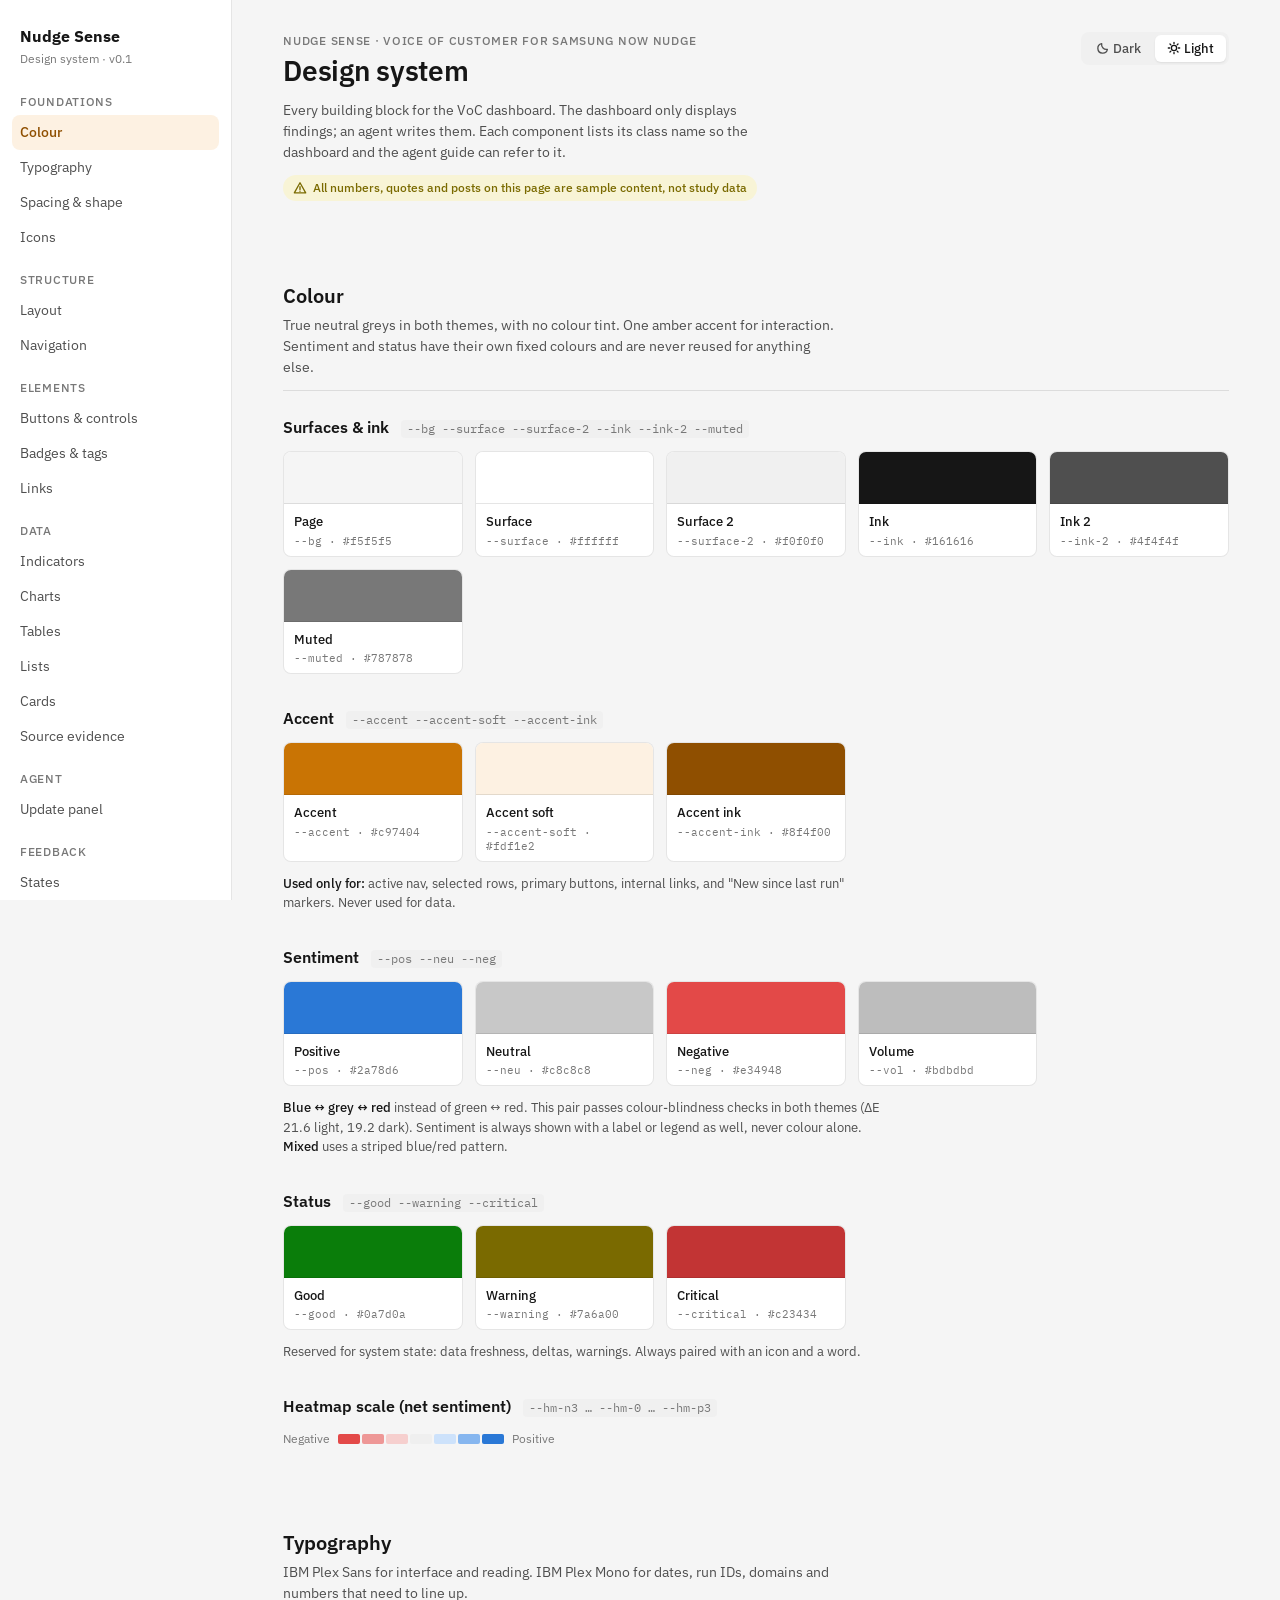
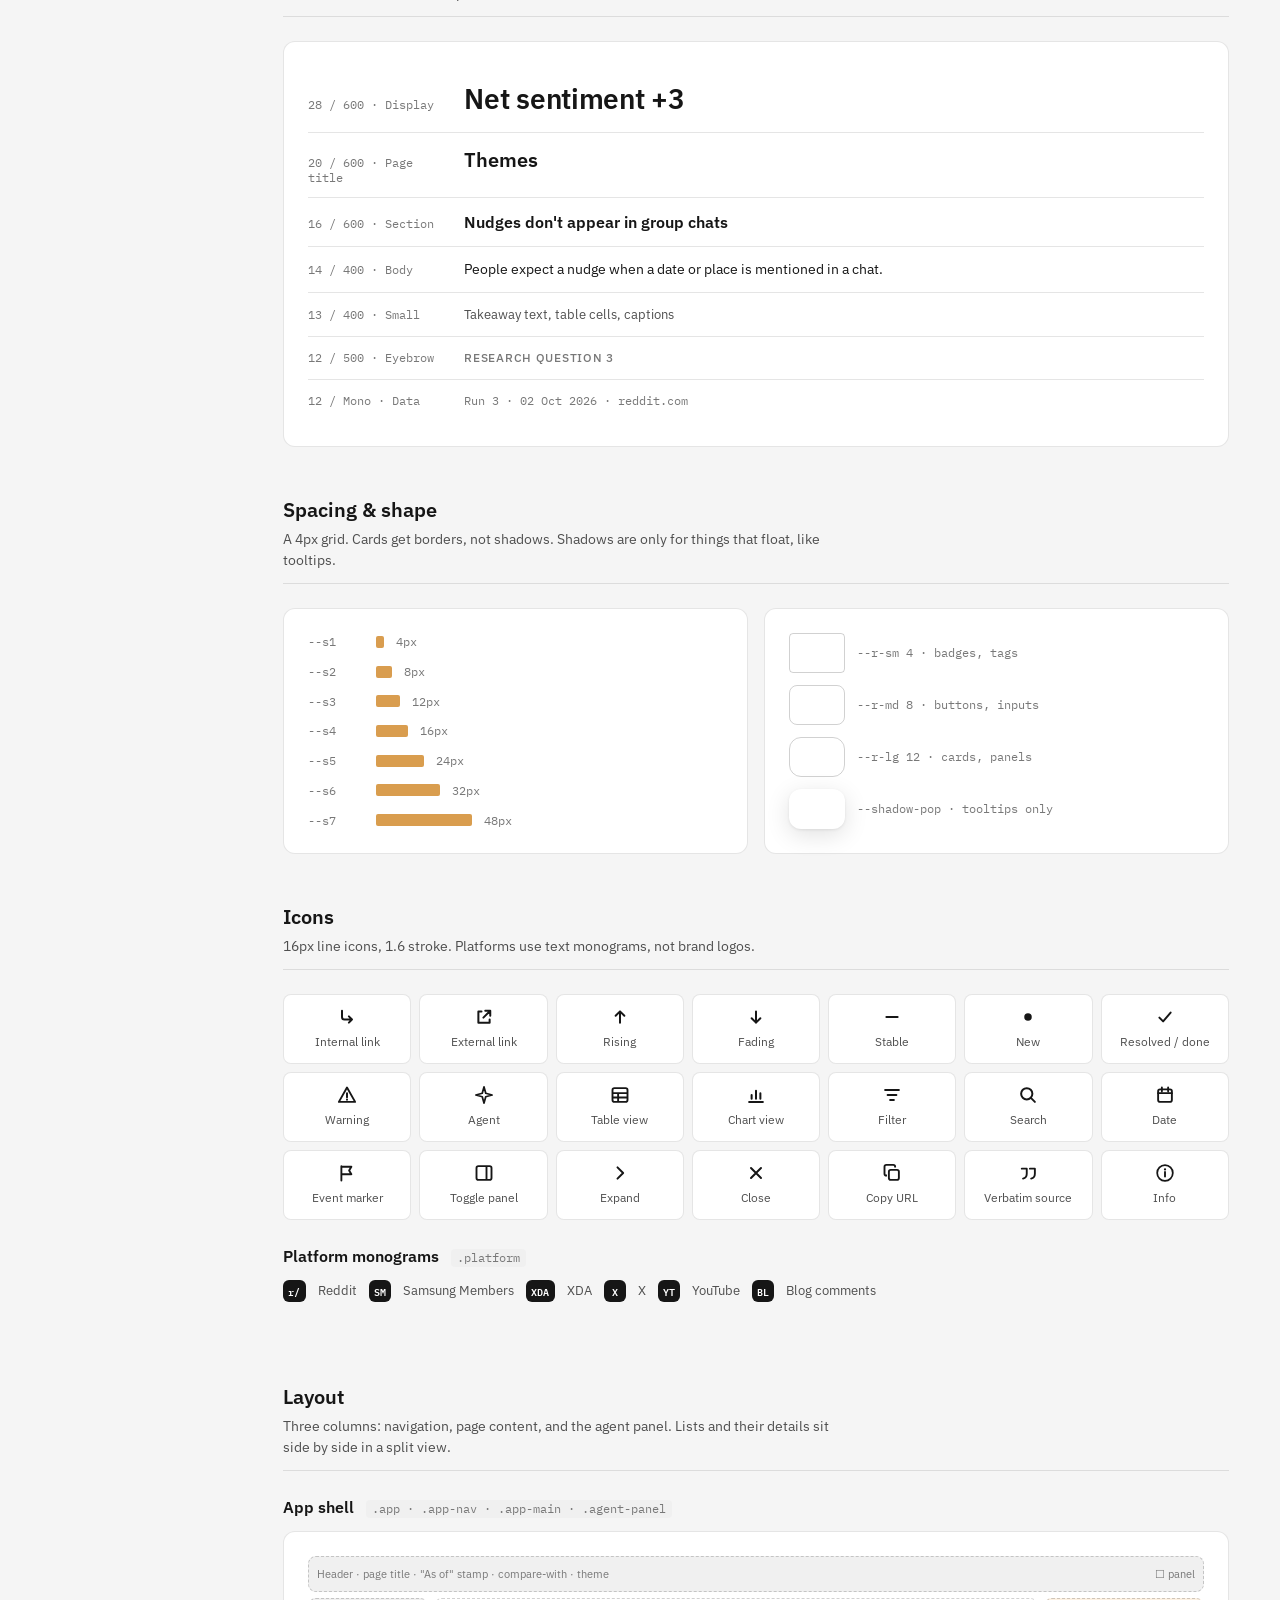
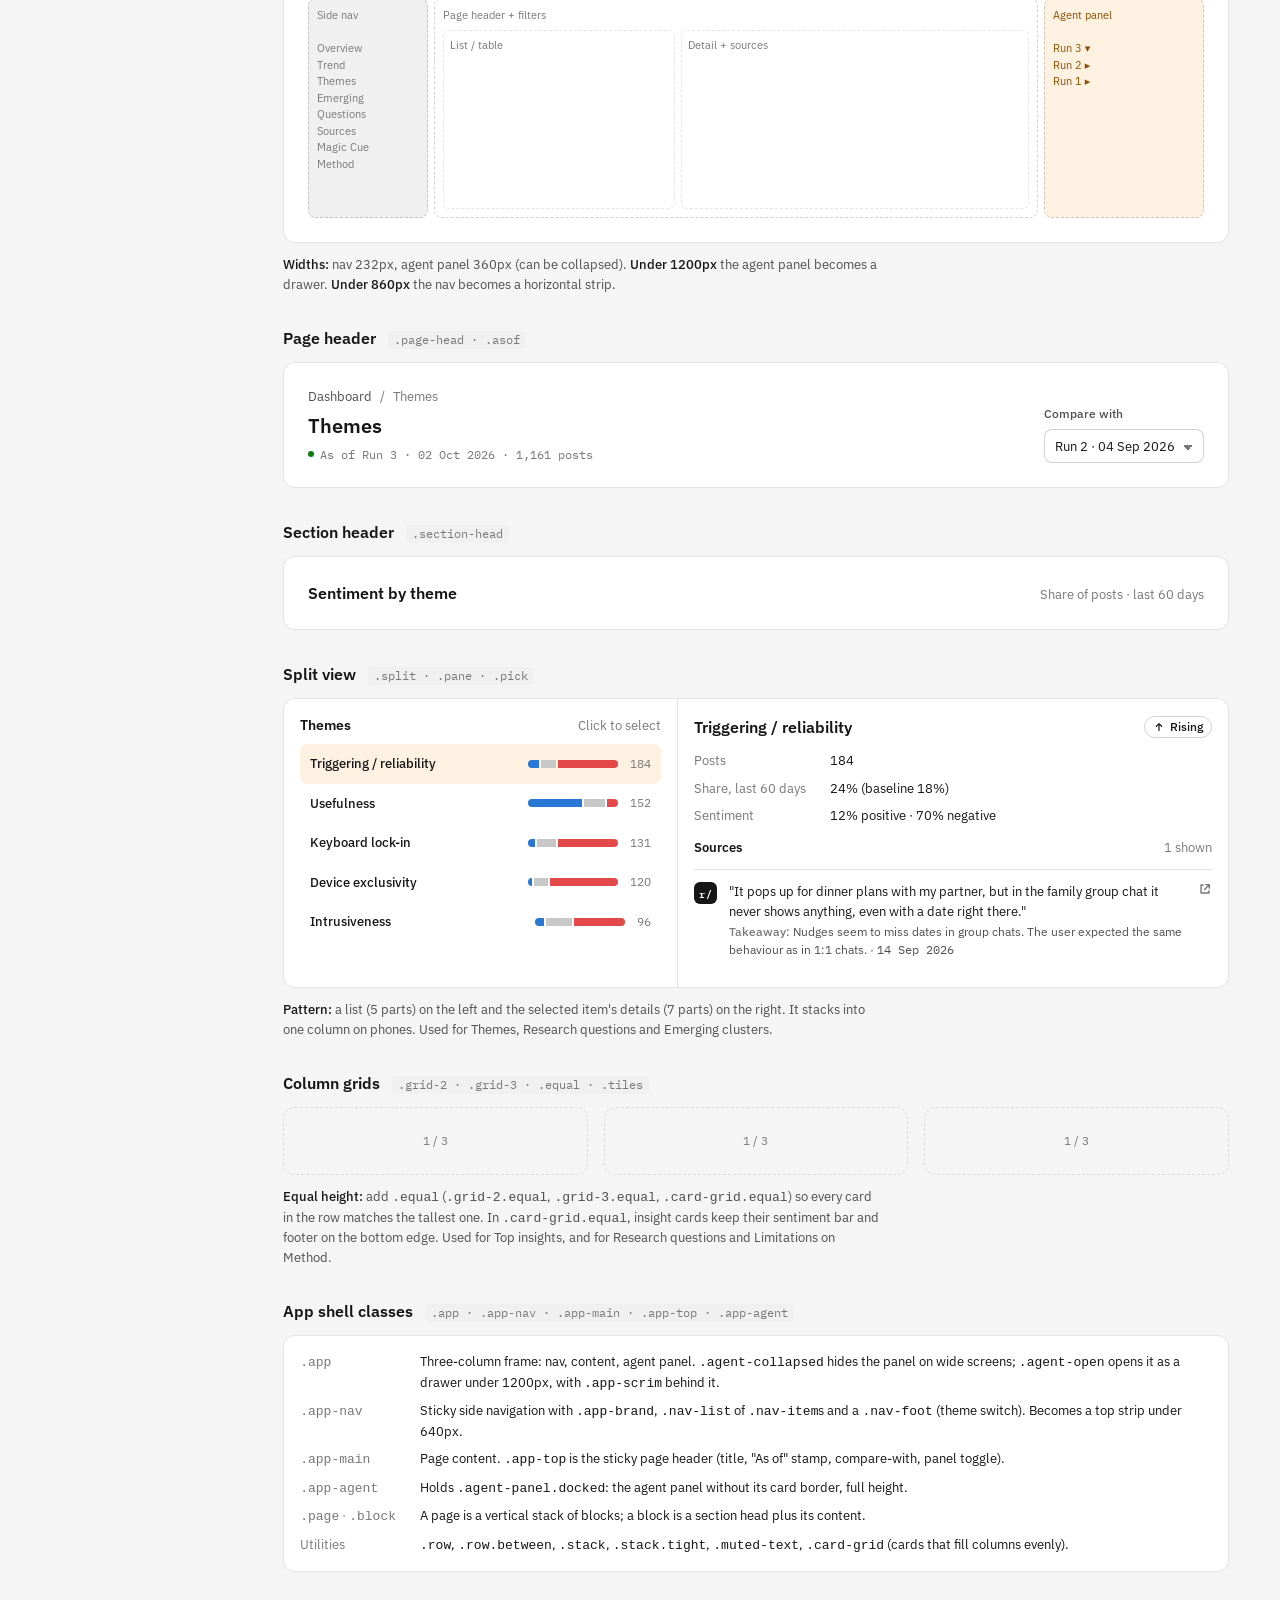
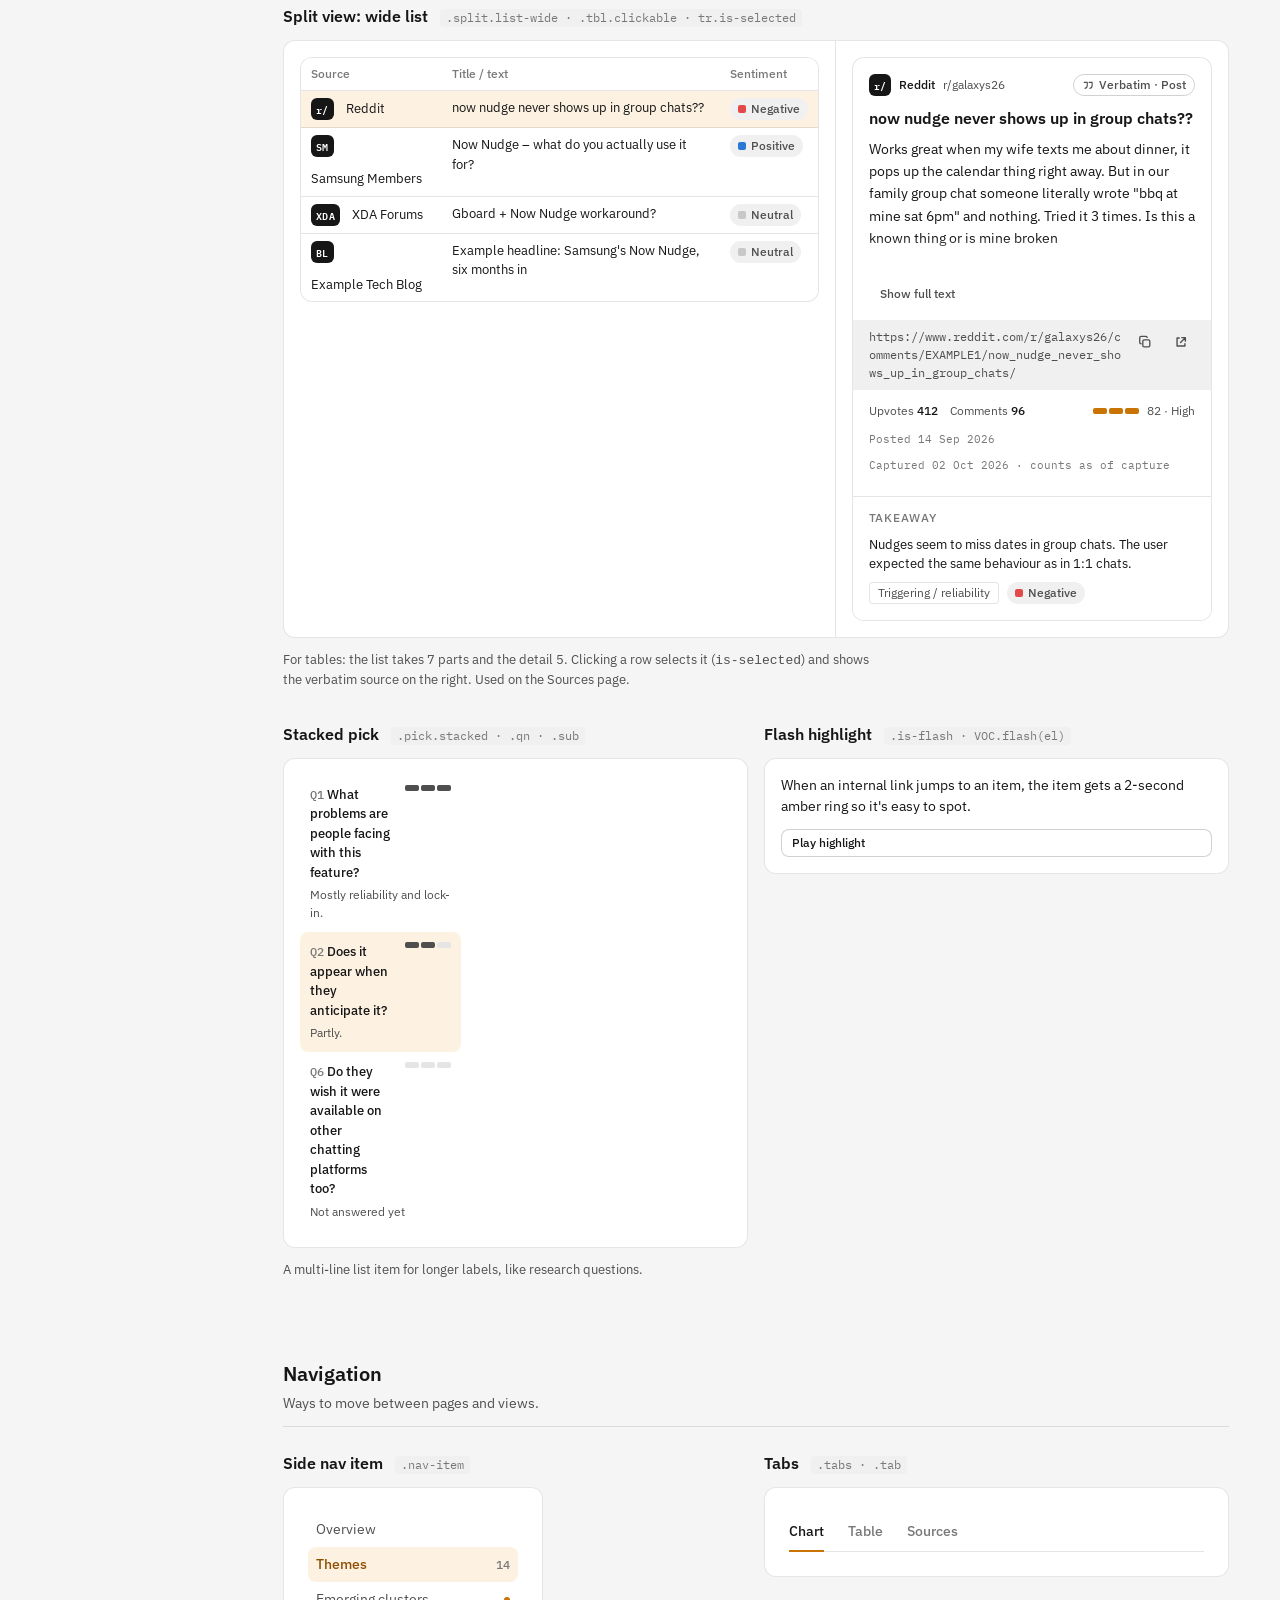
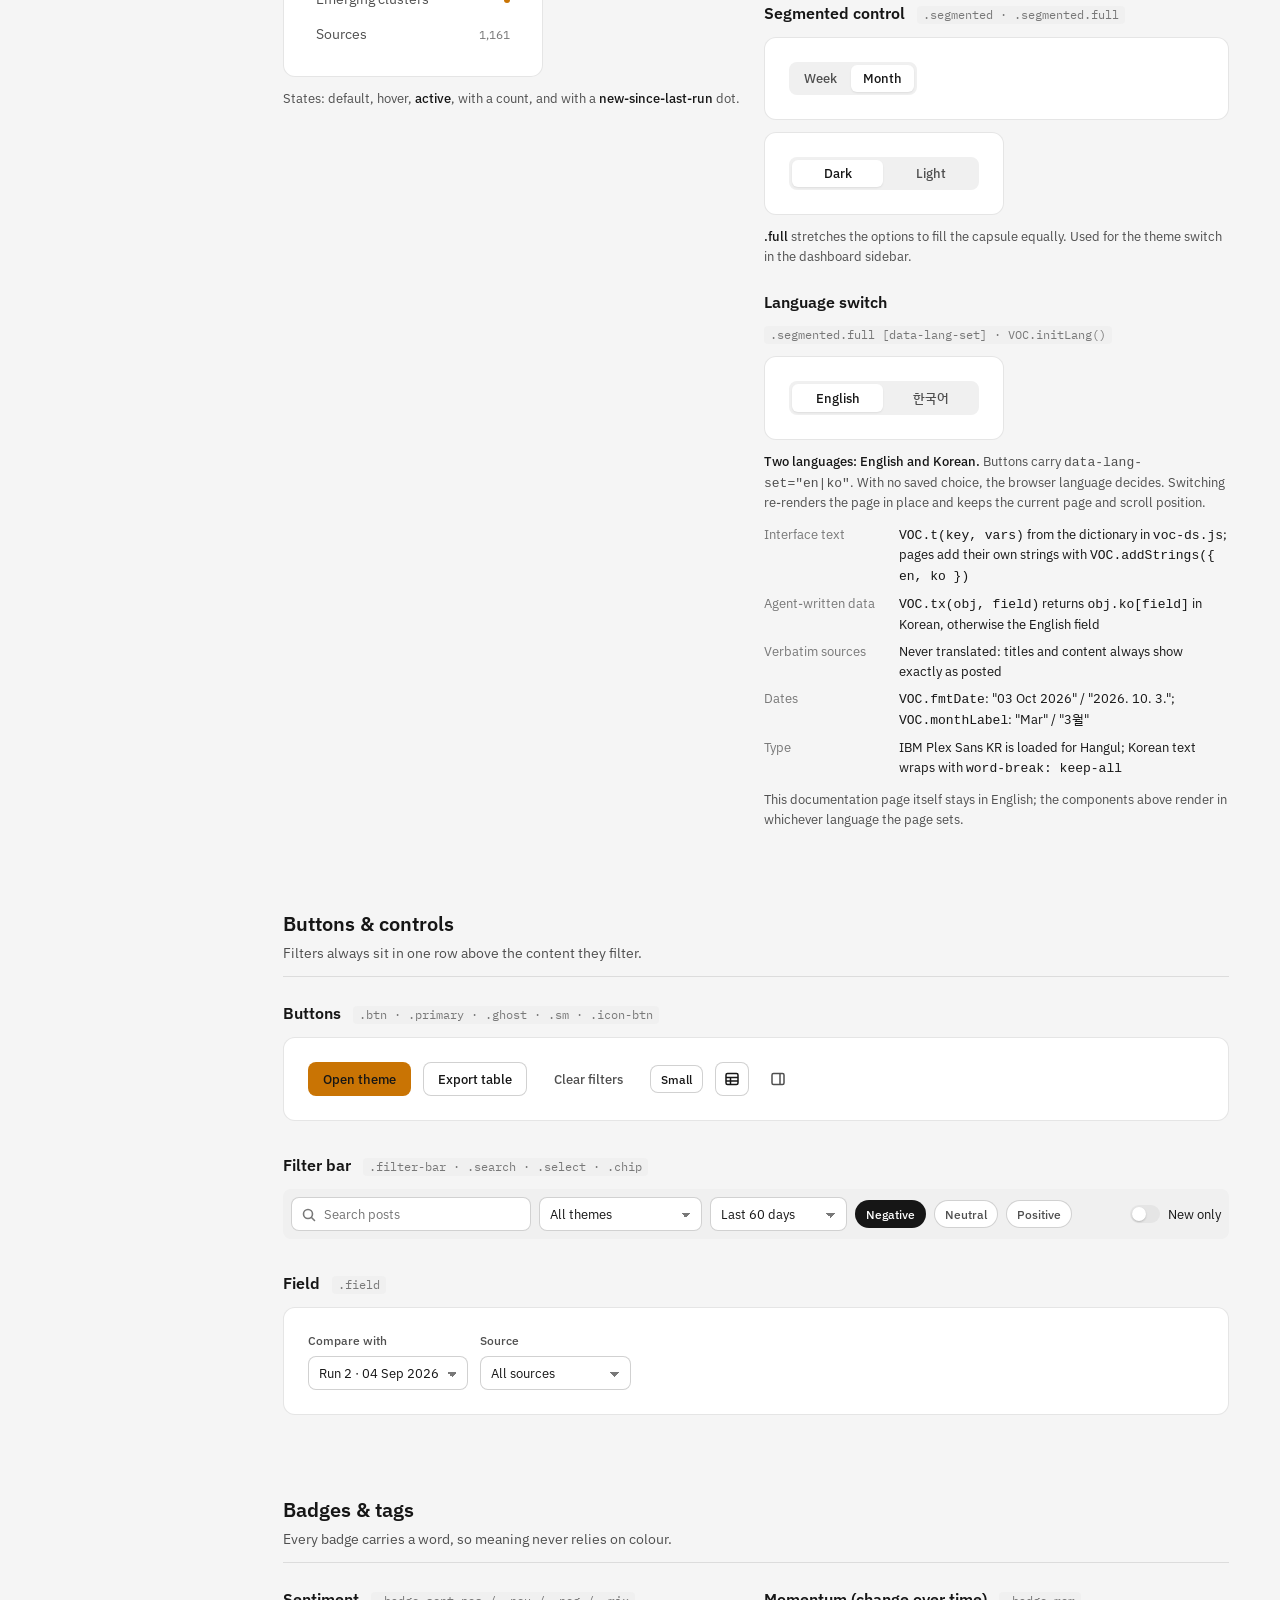
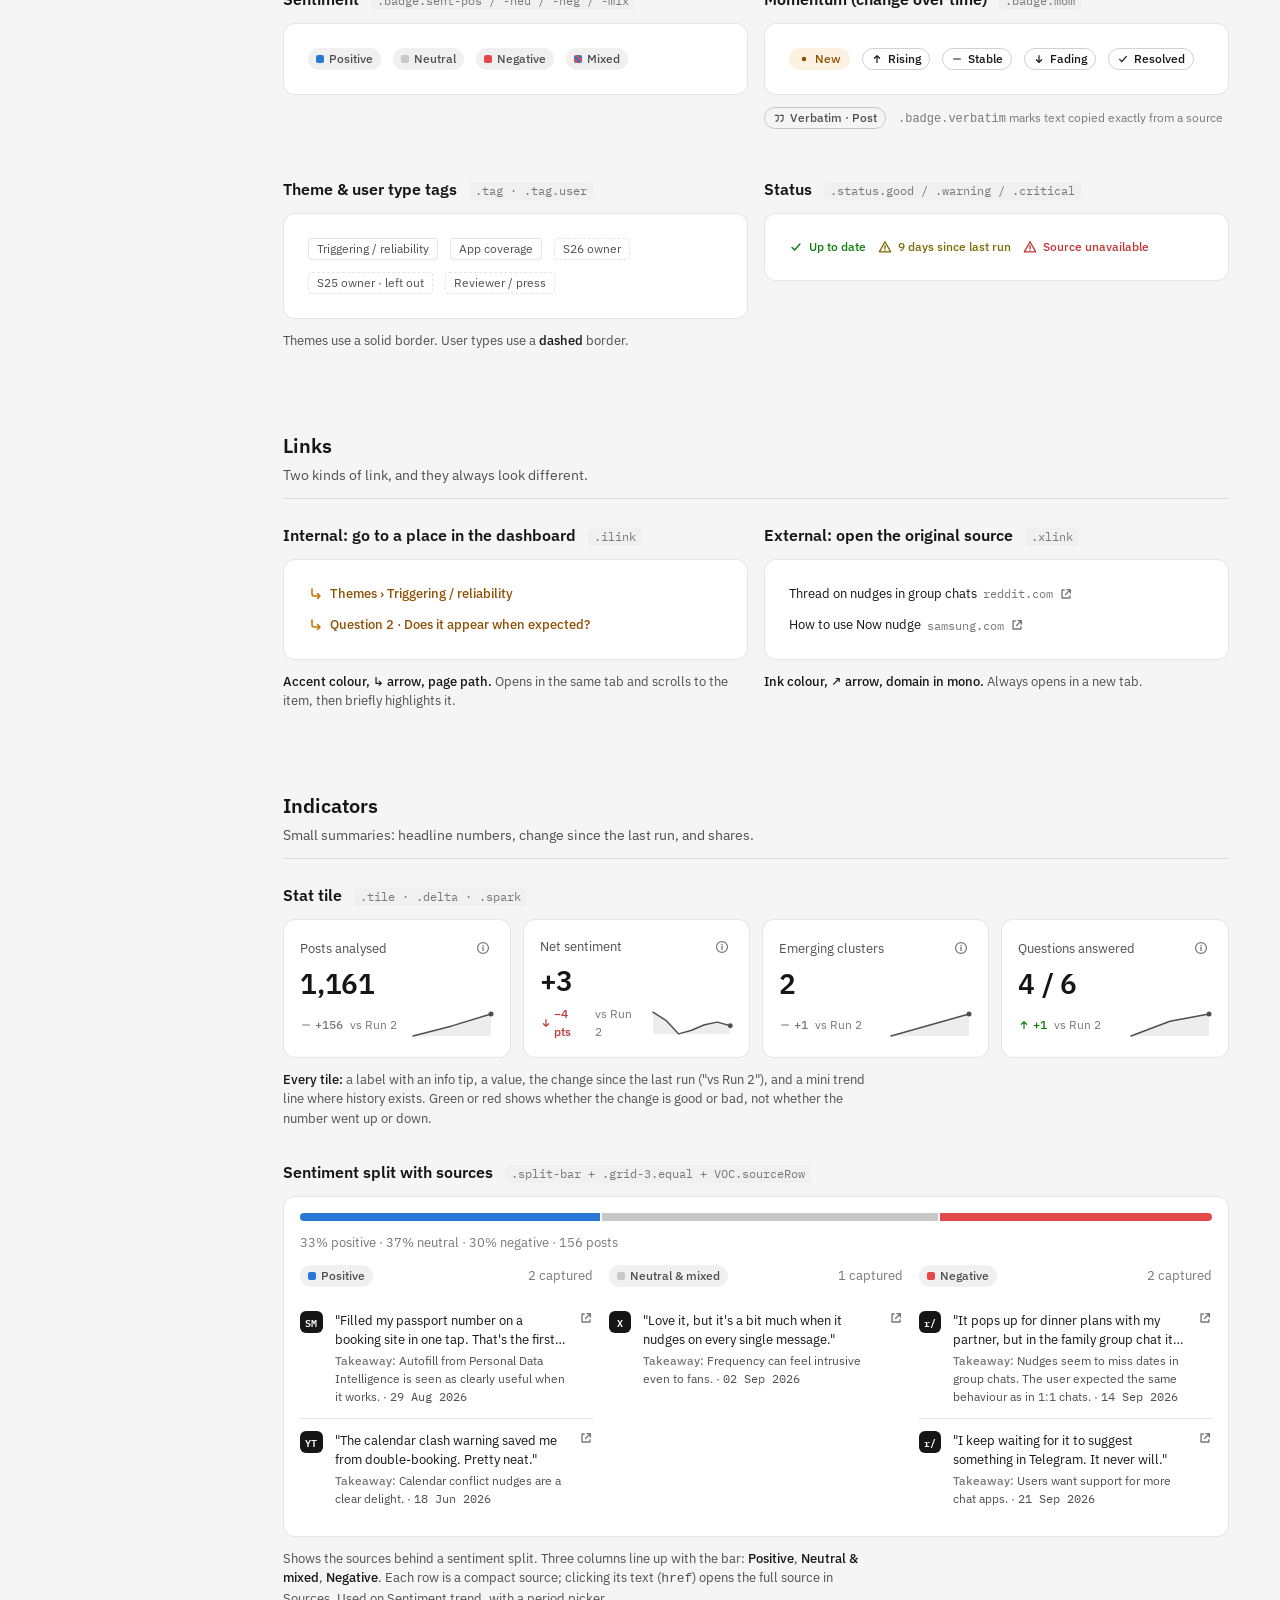
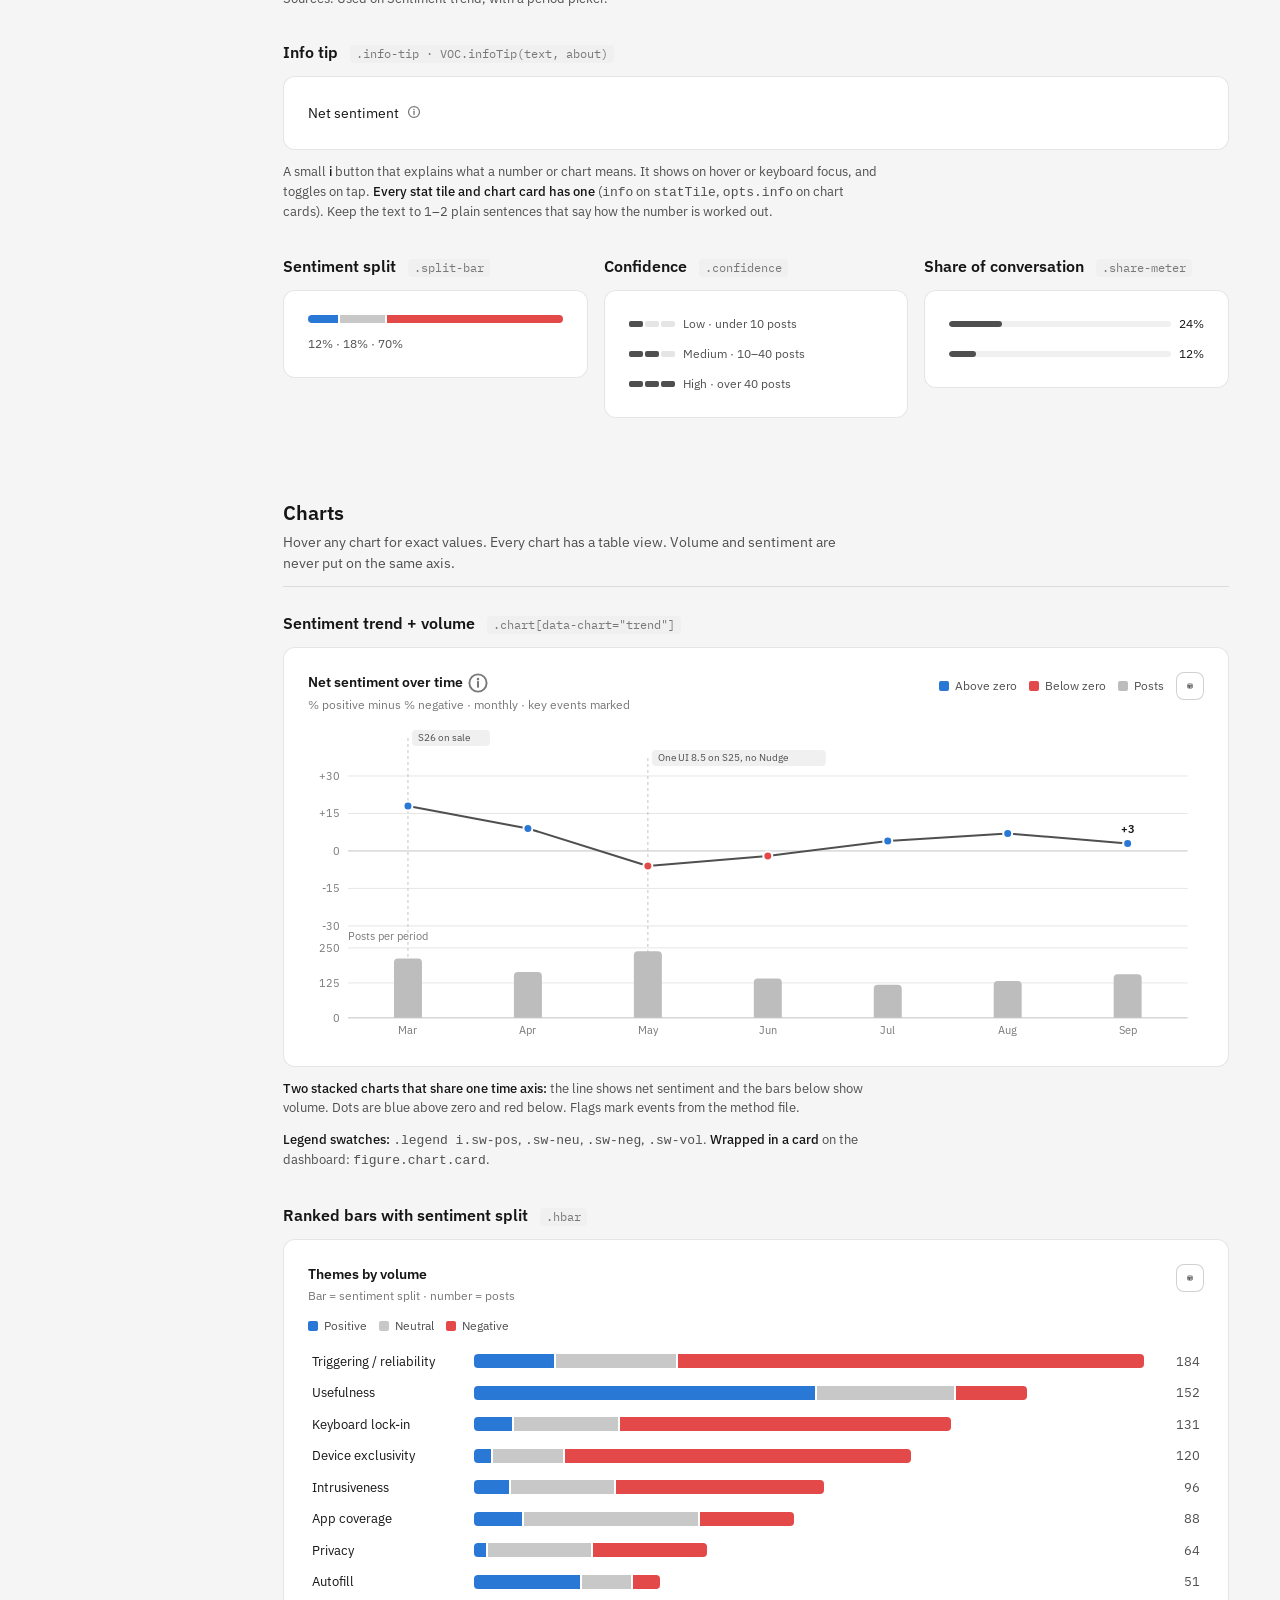
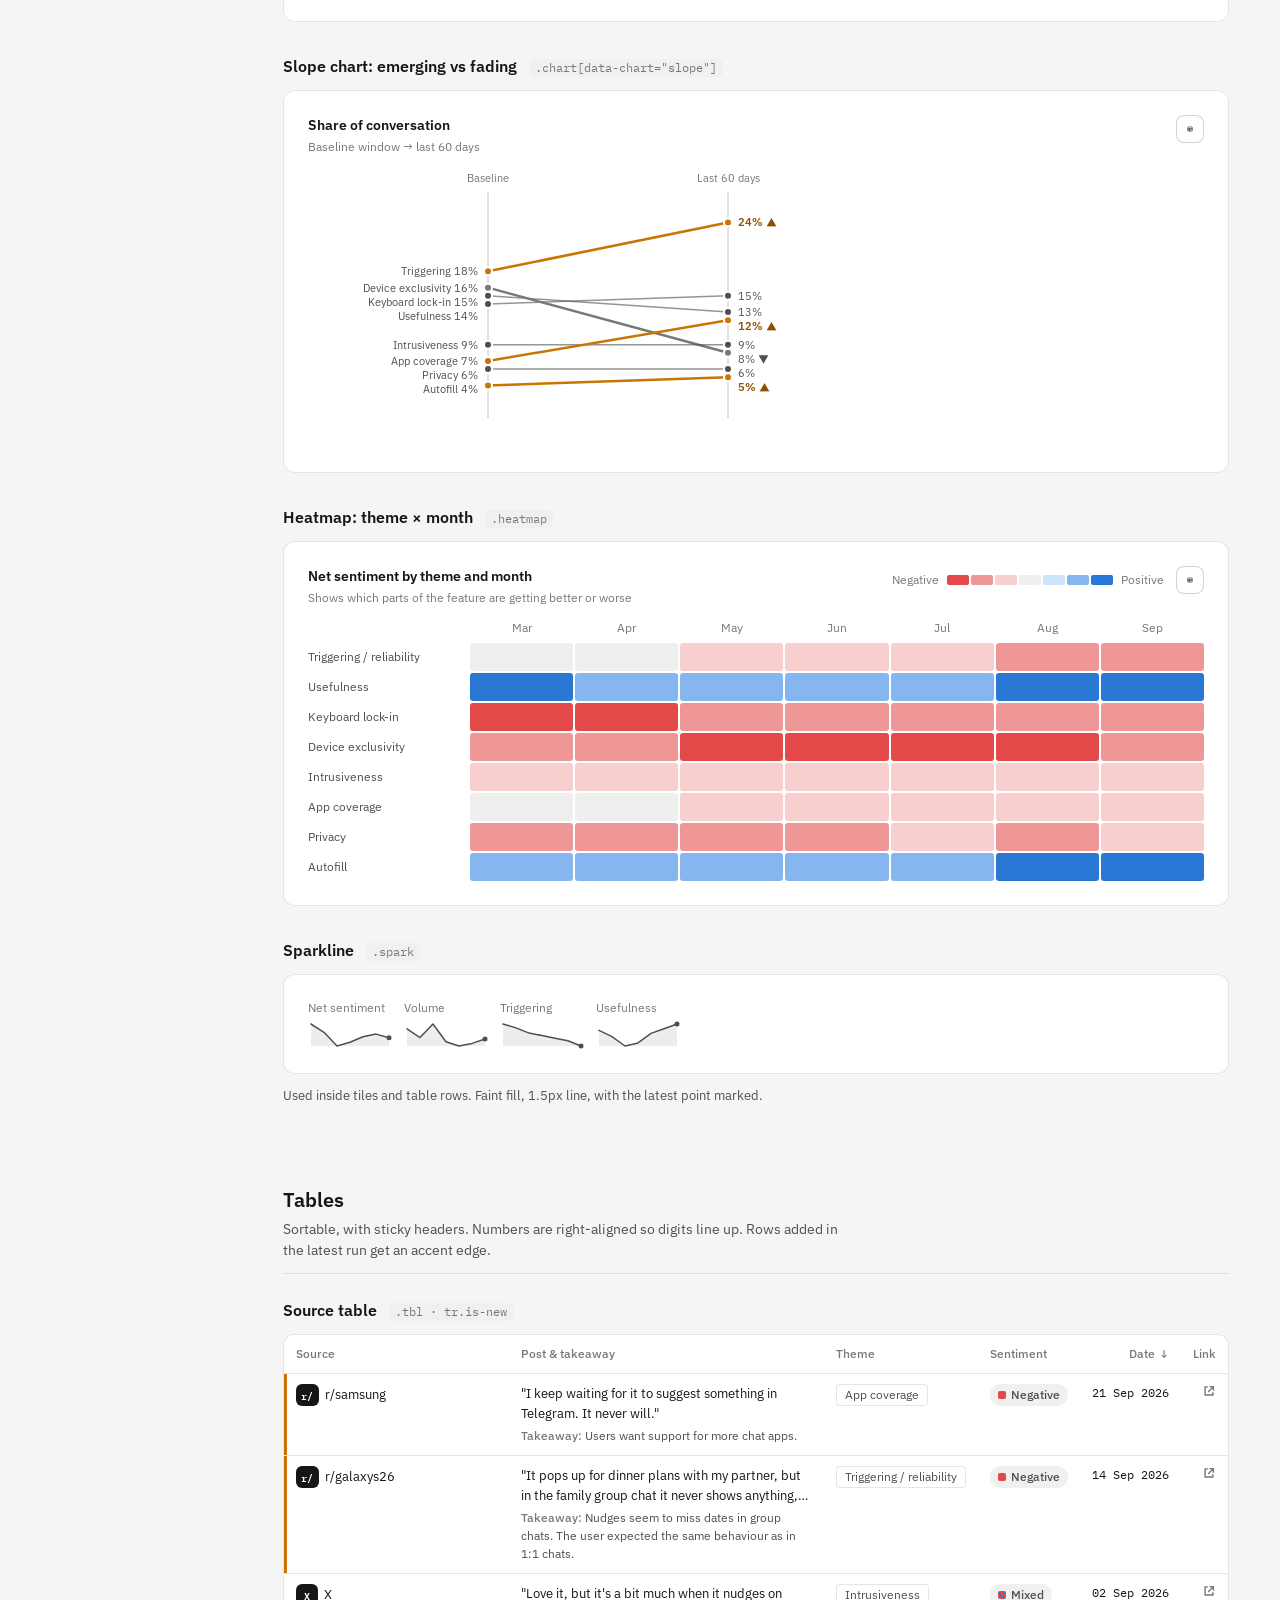
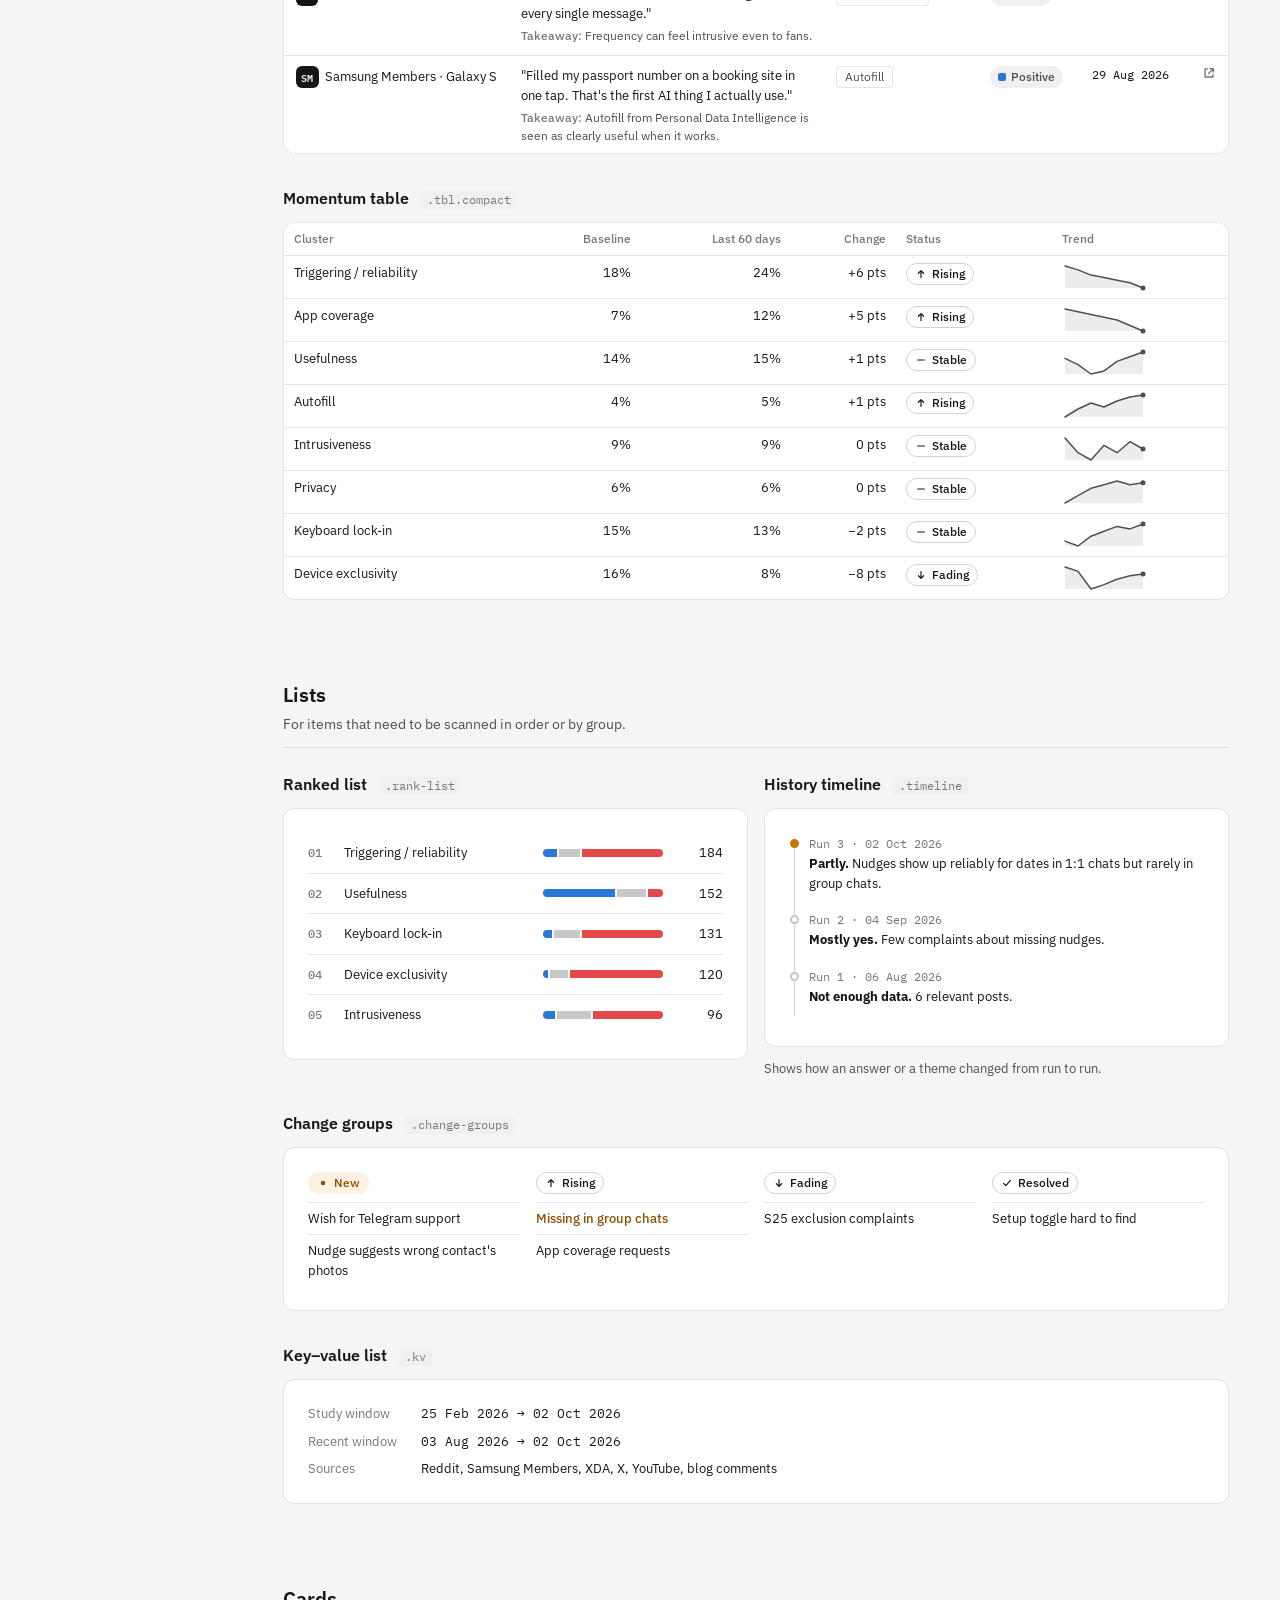
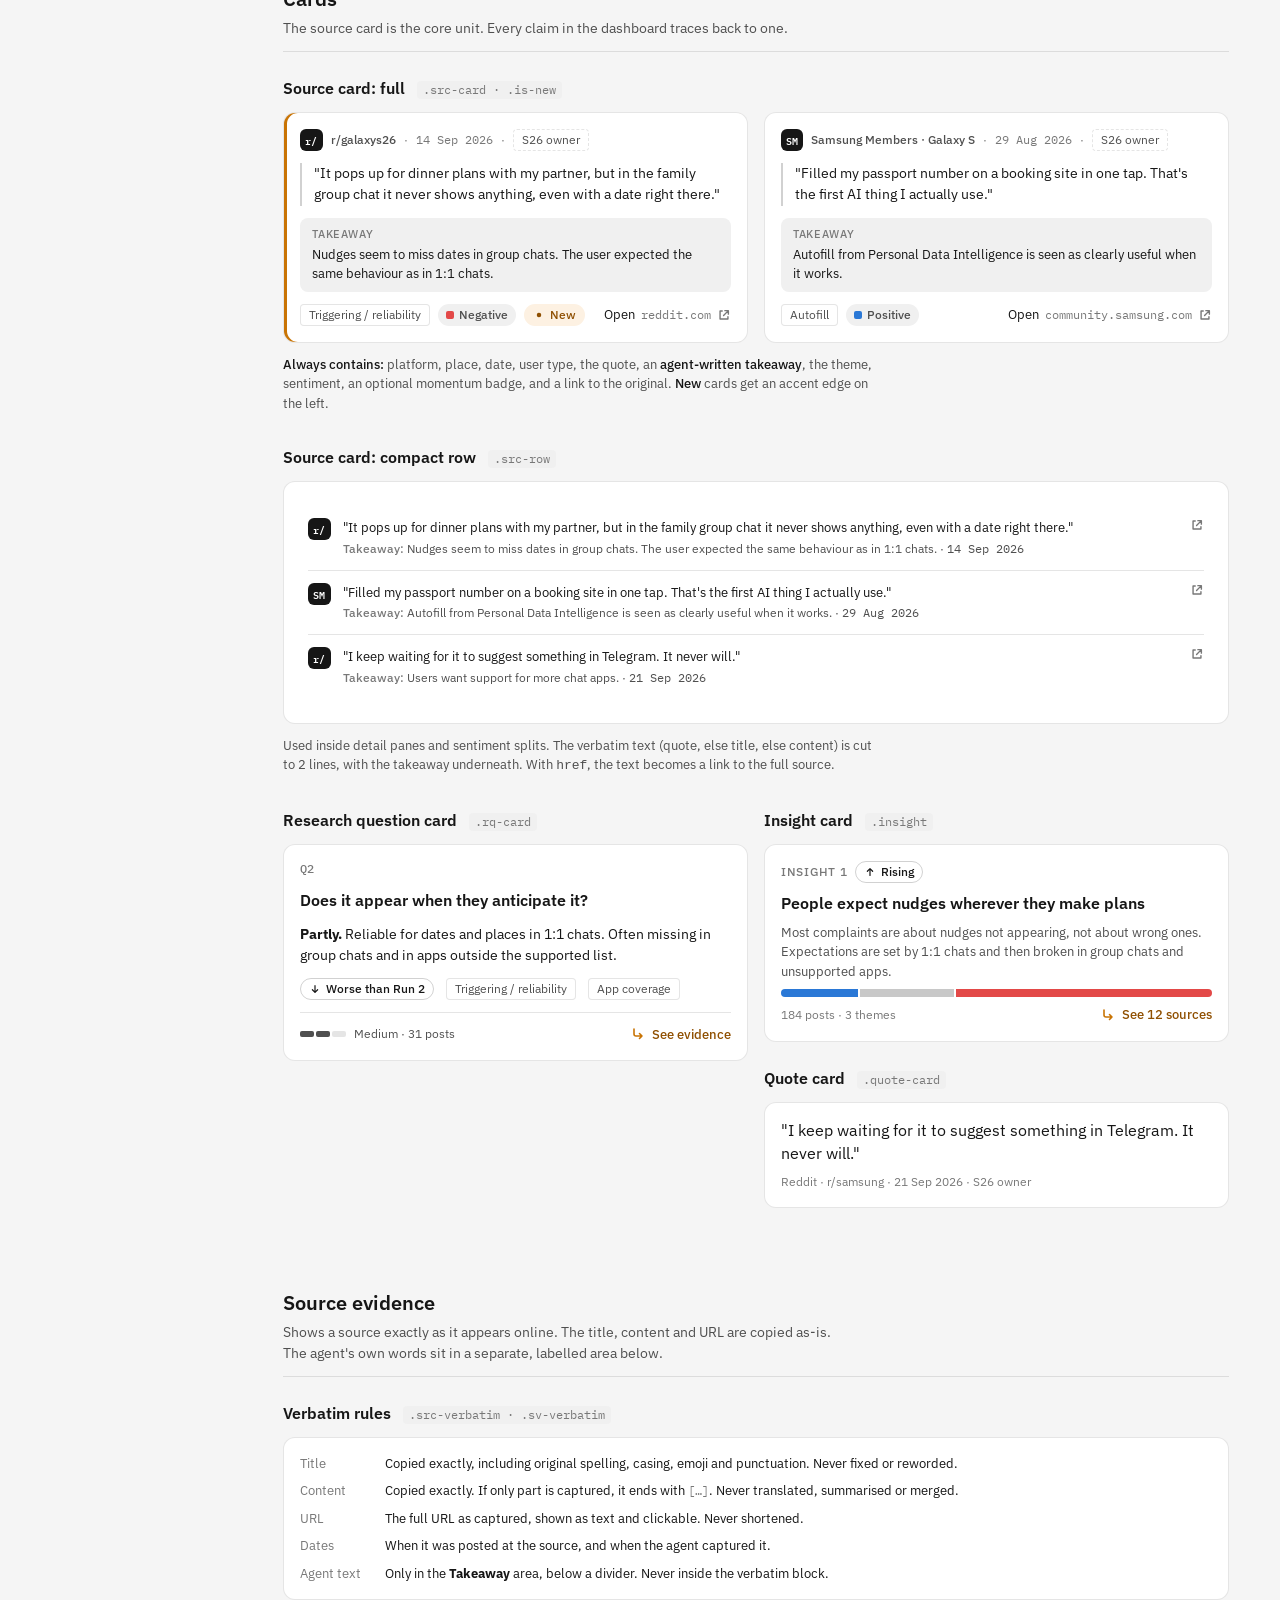
<file: dashboard/design-system.html>
<!doctype html>
<html lang="en">
<head>
<meta charset="utf-8">
<meta name="viewport" content="width=device-width, initial-scale=1, viewport-fit=cover">
<title>Nudge Sense Design System</title>
<link rel="stylesheet" href="voc-ds.css">
<link rel="icon" type="image/png" sizes="32x32" href="icons/favicon-32.png">
<!-- Documentation-page-only styles. Shared components live in voc-ds.css -->
<style>
/* =========================================================
   3. DOC SHELL (design-system page only)
   ========================================================= */
.doc { display: grid; grid-template-columns: 232px minmax(0, 1fr); min-height: 100vh; }
.doc-nav {
  position: sticky; top: 0; height: 100vh; overflow-y: auto;
  border-right: 1px solid var(--border); background: var(--surface);
  padding: var(--s5) var(--s3);
}
.doc-brand { padding: 0 var(--s2) var(--s5); }
.doc-brand b { display: block; font-size: var(--fs-lg); }
.doc-brand span { font-size: var(--fs-xs); color: var(--muted); }
.doc-nav .nav-group + .nav-group { margin-top: var(--s4); }
.doc-nav .eyebrow { padding: 0 var(--s2) var(--s1); display: block; }
.doc-main { padding-block: var(--s6) var(--s7); padding-inline: clamp(16px, 4vw, 56px); max-width: 1180px; width: 100%; }
.doc-top { display: flex; justify-content: space-between; align-items: flex-start; gap: var(--s4); flex-wrap: wrap; margin-bottom: var(--s6); }
.doc-top h1 { font-size: var(--fs-2xl); letter-spacing: -0.01em; }
.doc-top p { color: var(--ink-2); max-width: 62ch; margin-top: var(--s2); }
.doc-section { padding-top: var(--s7); scroll-margin-top: var(--s4); }
.doc-section > header { margin-bottom: var(--s5); border-bottom: 1px solid var(--border); padding-bottom: var(--s3); }
.doc-section > header h2 { font-size: var(--fs-xl); }
.doc-section > header p { color: var(--ink-2); margin-top: var(--s1); max-width: 70ch; }
.spec { margin-bottom: var(--s6); }
.spec-head { display: flex; align-items: baseline; gap: var(--s3); flex-wrap: wrap; margin-bottom: var(--s3); }
.spec-head h3 { font-size: var(--fs-lg); }
.spec-head code { font: 400 var(--fs-xs)/1 var(--mono); color: var(--muted); background: var(--surface-2); padding: 3px 6px; border-radius: var(--r-sm); }
.spec-note { color: var(--ink-2); font-size: var(--fs-sm); margin-top: var(--s3); max-width: 75ch; }
.spec-note b { color: var(--ink); font-weight: 500; }
.stage { background: var(--surface); border: 1px solid var(--border); border-radius: var(--r-lg); padding: var(--s5); }
.stage.plain { background: transparent; border-style: dashed; }
.sample-flag {
  display: inline-flex; align-items: center; gap: 6px; font-size: var(--fs-xs); font-weight: 500;
  color: var(--warning); background: var(--warning-soft); padding: 4px 10px; border-radius: var(--r-pill);
}
@media (max-width: 1000px) {
  .doc { grid-template-columns: 196px minmax(0, 1fr); }
  .doc-nav { padding-inline: var(--s2); }
}
@media (max-width: 640px) {
  .doc { grid-template-columns: minmax(0, 1fr); }
  .doc-nav { position: sticky; height: auto; z-index: 5; border-right: 0; border-bottom: 1px solid var(--border); padding: var(--s3) 16px; display: flex; gap: var(--s2); overflow-x: auto; white-space: nowrap; }
  .doc-brand, .doc-nav .eyebrow { display: none; }
  .doc-nav .nav-group { display: flex; gap: var(--s1); }
  .doc-nav .nav-group + .nav-group { margin-top: 0; }
}

/* App-shell wireframe */
.shell { display: grid; grid-template-columns: 120px 1fr 160px; grid-template-rows: 36px 220px; gap: 6px; font-size: 11px; color: var(--muted); }
.shell > div { border: 1px dashed var(--border-strong); border-radius: var(--r-md); padding: 8px; background: var(--surface-2); }
.shell .top { grid-column: 1 / -1; display: flex; justify-content: space-between; align-items: center; }
.shell .main { display: grid; grid-template-rows: auto 1fr; gap: 6px; background: var(--surface); }
.shell .main .split-wf { display: grid; grid-template-columns: 2fr 3fr; gap: 6px; }
.shell .main .split-wf > div { border: 1px dashed var(--border); border-radius: 6px; padding: 6px; }
.shell .agent { background: var(--accent-soft); color: var(--accent-ink); }
@media (max-width: 640px) { .shell { grid-template-columns: 1fr; grid-template-rows: auto; } .shell > div { min-height: 60px; } }

/* Foundations specimens */
.swatches { display: grid; grid-template-columns: repeat(auto-fill, minmax(150px, 1fr)); gap: var(--s3); }
.swatch { border: 1px solid var(--border); border-radius: var(--r-md); overflow: hidden; background: var(--surface); }
.swatch .chipc { height: 52px; border-bottom: 1px solid var(--border); }
.swatch .info { padding: 8px 10px; display: grid; gap: 2px; }
.swatch .info b { font-size: var(--fs-sm); font-weight: 500; }
.swatch .info span { font: 400 11px var(--mono); color: var(--muted); }
.type-row { display: grid; grid-template-columns: 140px 1fr; gap: var(--s4); align-items: baseline; padding: var(--s3) 0; border-top: 1px solid var(--border); }
.type-row:first-child { border-top: 0; }
.type-row .meta { font: 400 var(--fs-xs) var(--mono); color: var(--muted); }
.space-row { display: flex; align-items: center; gap: var(--s3); font: 400 var(--fs-xs) var(--mono); color: var(--muted); }
.space-row i { display: block; height: 12px; background: var(--accent); border-radius: 2px; opacity: .7; }
.icon-grid { display: grid; grid-template-columns: repeat(auto-fill, minmax(120px, 1fr)); gap: var(--s2); }
.icon-cell { display: grid; justify-items: center; gap: 6px; padding: var(--s3); border: 1px solid var(--border); border-radius: var(--r-md); font-size: var(--fs-xs); color: var(--ink-2); background: var(--surface); }
.icon-cell svg { color: var(--ink); }
@media (max-width: 560px) { .type-row { grid-template-columns: 1fr; gap: 4px; } .hbar-row { grid-template-columns: 96px minmax(0,1fr) 36px; } .rank-list li { grid-template-columns: 20px minmax(0,1fr) 44px; } .rank-list li .split-bar { display: none; } }
</style>
</head>
<body>

<!-- Icon sprite is injected by voc-ds.js -->

<div class="doc">
  <!-- ============ SIDE NAV ============ -->
  <nav class="doc-nav" aria-label="Design system sections">
    <div class="doc-brand"><b>Nudge Sense</b><span>Design system · v0.1</span></div>
    <div class="nav-group">
      <span class="eyebrow">Foundations</span>
      <a class="nav-item" href="#colour">Colour</a>
      <a class="nav-item" href="#type">Typography</a>
      <a class="nav-item" href="#space">Spacing &amp; shape</a>
      <a class="nav-item" href="#icons">Icons</a>
    </div>
    <div class="nav-group">
      <span class="eyebrow">Structure</span>
      <a class="nav-item" href="#layout">Layout</a>
      <a class="nav-item" href="#navigation">Navigation</a>
    </div>
    <div class="nav-group">
      <span class="eyebrow">Elements</span>
      <a class="nav-item" href="#controls">Buttons &amp; controls</a>
      <a class="nav-item" href="#badges">Badges &amp; tags</a>
      <a class="nav-item" href="#links">Links</a>
    </div>
    <div class="nav-group">
      <span class="eyebrow">Data</span>
      <a class="nav-item" href="#indicators">Indicators</a>
      <a class="nav-item" href="#charts">Charts</a>
      <a class="nav-item" href="#tables">Tables</a>
      <a class="nav-item" href="#lists">Lists</a>
      <a class="nav-item" href="#cards">Cards</a>
      <a class="nav-item" href="#evidence">Source evidence</a>
    </div>
    <div class="nav-group">
      <span class="eyebrow">Agent</span>
      <a class="nav-item" href="#agent">Update panel</a>
    </div>
    <div class="nav-group">
      <span class="eyebrow">Feedback</span>
      <a class="nav-item" href="#states">States</a>
    </div>
  </nav>

  <main class="doc-main">
    <div class="doc-top">
      <div>
        <div class="eyebrow">Nudge Sense · Voice of Customer for Samsung Now Nudge</div>
        <h1>Design system</h1>
        <p>Every building block for the VoC dashboard. The dashboard only displays findings; an agent writes them. Each component lists its class name so the dashboard and the agent guide can refer to it.</p>
        <p style="margin-top:12px"><span class="sample-flag"><svg width="14" height="14"><use href="#i-warn"/></svg>All numbers, quotes and posts on this page are sample content, not study data</span></p>
      </div>
      <div class="segmented" role="group" aria-label="Theme">
        <button type="button" data-theme-set="dark" aria-pressed="false"><svg width="14" height="14" style="vertical-align:-2px"><use href="#i-moon"/></svg> Dark</button>
        <button type="button" data-theme-set="light" aria-pressed="false"><svg width="14" height="14" style="vertical-align:-2px"><use href="#i-sun"/></svg> Light</button>
      </div>
    </div>

    <!-- ================= COLOUR ================= -->
    <section class="doc-section" id="colour">
      <header><h2>Colour</h2><p>True neutral greys in both themes, with no colour tint. One amber accent for interaction. Sentiment and status have their own fixed colours and are never reused for anything else.</p></header>

      <div class="spec">
        <div class="spec-head"><h3>Surfaces &amp; ink</h3><code>--bg --surface --surface-2 --ink --ink-2 --muted</code></div>
        <div class="swatches" id="sw-neutral"></div>
      </div>
      <div class="spec">
        <div class="spec-head"><h3>Accent</h3><code>--accent --accent-soft --accent-ink</code></div>
        <div class="swatches" id="sw-accent"></div>
        <p class="spec-note"><b>Used only for:</b> active nav, selected rows, primary buttons, internal links, and "New since last run" markers. Never used for data.</p>
      </div>
      <div class="spec">
        <div class="spec-head"><h3>Sentiment</h3><code>--pos --neu --neg</code></div>
        <div class="swatches" id="sw-sent"></div>
        <p class="spec-note"><b>Blue ↔ grey ↔ red</b> instead of green ↔ red. This pair passes colour-blindness checks in both themes (ΔE 21.6 light, 19.2 dark). Sentiment is always shown with a label or legend as well, never colour alone. <b>Mixed</b> uses a striped blue/red pattern.</p>
      </div>
      <div class="spec">
        <div class="spec-head"><h3>Status</h3><code>--good --warning --critical</code></div>
        <div class="swatches" id="sw-status"></div>
        <p class="spec-note">Reserved for system state: data freshness, deltas, warnings. Always paired with an icon and a word.</p>
      </div>
      <div class="spec">
        <div class="spec-head"><h3>Heatmap scale (net sentiment)</h3><code>--hm-n3 … --hm-0 … --hm-p3</code></div>
        <div class="scale-legend" id="scale-demo"></div>
      </div>
    </section>

    <!-- ================= TYPE ================= -->
    <section class="doc-section" id="type">
      <header><h2>Typography</h2><p>IBM Plex Sans for interface and reading. IBM Plex Mono for dates, run IDs, domains and numbers that need to line up.</p></header>
      <div class="stage">
        <div class="type-row"><span class="meta">28 / 600 · Display</span><span style="font-size:28px;font-weight:600;letter-spacing:-.01em">Net sentiment +3</span></div>
        <div class="type-row"><span class="meta">20 / 600 · Page title</span><span style="font-size:20px;font-weight:600">Themes</span></div>
        <div class="type-row"><span class="meta">16 / 600 · Section</span><span style="font-size:16px;font-weight:600">Nudges don't appear in group chats</span></div>
        <div class="type-row"><span class="meta">14 / 400 · Body</span><span>People expect a nudge when a date or place is mentioned in a chat.</span></div>
        <div class="type-row"><span class="meta">13 / 400 · Small</span><span style="font-size:13px;color:var(--ink-2)">Takeaway text, table cells, captions</span></div>
        <div class="type-row"><span class="meta">12 / 500 · Eyebrow</span><span class="eyebrow">Research question 3</span></div>
        <div class="type-row"><span class="meta">12 / Mono · Data</span><span class="mono" style="font-size:12px;color:var(--muted)">Run 3 · 02 Oct 2026 · reddit.com</span></div>
      </div>
    </section>

    <!-- ================= SPACE ================= -->
    <section class="doc-section" id="space">
      <header><h2>Spacing &amp; shape</h2><p>A 4px grid. Cards get borders, not shadows. Shadows are only for things that float, like tooltips.</p></header>
      <div class="grid-2">
        <div class="stage stack" id="space-scale"></div>
        <div class="stage stack">
          <div class="row"><div style="width:56px;height:40px;border:1px solid var(--border-strong);border-radius:4px"></div><span class="mono" style="font-size:12px;color:var(--muted)">--r-sm 4 · badges, tags</span></div>
          <div class="row"><div style="width:56px;height:40px;border:1px solid var(--border-strong);border-radius:8px"></div><span class="mono" style="font-size:12px;color:var(--muted)">--r-md 8 · buttons, inputs</span></div>
          <div class="row"><div style="width:56px;height:40px;border:1px solid var(--border-strong);border-radius:12px"></div><span class="mono" style="font-size:12px;color:var(--muted)">--r-lg 12 · cards, panels</span></div>
          <div class="row"><div style="width:56px;height:40px;border-radius:12px;background:var(--surface);box-shadow:var(--shadow-pop)"></div><span class="mono" style="font-size:12px;color:var(--muted)">--shadow-pop · tooltips only</span></div>
        </div>
      </div>
    </section>

    <!-- ================= ICONS ================= -->
    <section class="doc-section" id="icons">
      <header><h2>Icons</h2><p>16px line icons, 1.6 stroke. Platforms use text monograms, not brand logos.</p></header>
      <div class="icon-grid" id="icon-grid"></div>
      <div class="spec" style="margin-top:var(--s5)">
        <div class="spec-head"><h3>Platform monograms</h3><code>.platform</code></div>
        <div class="row">
          <span class="platform" title="Reddit">r/</span><span style="font-size:13px;color:var(--ink-2)">Reddit</span>
          <span class="platform" title="Samsung Members">SM</span><span style="font-size:13px;color:var(--ink-2)">Samsung Members</span>
          <span class="platform" title="XDA">XDA</span><span style="font-size:13px;color:var(--ink-2)">XDA</span>
          <span class="platform" title="X">X</span><span style="font-size:13px;color:var(--ink-2)">X</span>
          <span class="platform" title="YouTube">YT</span><span style="font-size:13px;color:var(--ink-2)">YouTube</span>
          <span class="platform" title="Blog comments">BL</span><span style="font-size:13px;color:var(--ink-2)">Blog comments</span>
        </div>
      </div>
    </section>

    <!-- ================= LAYOUT ================= -->
    <section class="doc-section" id="layout">
      <header><h2>Layout</h2><p>Three columns: navigation, page content, and the agent panel. Lists and their details sit side by side in a split view.</p></header>

      <div class="spec">
        <div class="spec-head"><h3>App shell</h3><code>.app · .app-nav · .app-main · .agent-panel</code></div>
        <div class="stage">
          <div class="shell">
            <div class="top"><span>Header · page title · "As of" stamp · compare-with · theme</span><span>☐ panel</span></div>
            <div>Side nav<br><br>Overview<br>Trend<br>Themes<br>Emerging<br>Questions<br>Sources<br>Magic Cue<br>Method</div>
            <div class="main"><div>Page header + filters</div><div class="split-wf"><div>List / table</div><div>Detail + sources</div></div></div>
            <div class="agent">Agent panel<br><br>Run 3 ▾<br>Run 2 ▸<br>Run 1 ▸</div>
          </div>
        </div>
        <p class="spec-note"><b>Widths:</b> nav 232px, agent panel 360px (can be collapsed). <b>Under 1200px</b> the agent panel becomes a drawer. <b>Under 860px</b> the nav becomes a horizontal strip.</p>
      </div>

      <div class="spec">
        <div class="spec-head"><h3>Page header</h3><code>.page-head · .asof</code></div>
        <div class="stage">
          <div class="page-head">
            <div>
              <div class="crumbs"><a href="#layout">Dashboard</a><span>/</span><span>Themes</span></div>
              <h2 style="margin-top:4px">Themes</h2>
              <span class="asof" style="margin-top:6px"><span class="live"></span>As of Run 3 · 02 Oct 2026 · 1,161 posts</span>
            </div>
            <div class="row">
              <div class="field"><label for="cmp1">Compare with</label>
                <select class="select" id="cmp1"><option>Run 2 · 04 Sep 2026</option><option>Run 1 · 06 Aug 2026</option><option>Baseline window</option></select></div>
            </div>
          </div>
        </div>
      </div>

      <div class="spec">
        <div class="spec-head"><h3>Section header</h3><code>.section-head</code></div>
        <div class="stage">
          <div class="section-head"><h3>Sentiment by theme</h3><p>Share of posts · last 60 days</p></div>
        </div>
      </div>

      <div class="spec">
        <div class="spec-head"><h3>Split view</h3><code>.split · .pane · .pick</code></div>
        <div class="split" id="split-demo">
          <div class="pane">
            <div class="section-head" style="margin-bottom:8px"><h3 style="font-size:14px">Themes</h3><p>Click to select</p></div>
            <div role="listbox" aria-label="Themes" id="split-list"></div>
          </div>
          <div class="pane" id="split-detail"></div>
        </div>
        <p class="spec-note"><b>Pattern:</b> a list (5 parts) on the left and the selected item's details (7 parts) on the right. It stacks into one column on phones. Used for Themes, Research questions and Emerging clusters.</p>
      </div>

      <div class="spec">
        <div class="spec-head"><h3>Column grids</h3><code>.grid-2 · .grid-3 · .equal · .tiles</code></div>
        <div class="grid-3">
          <div class="stage plain" style="text-align:center;color:var(--muted);font-size:12px">1 / 3</div>
          <div class="stage plain" style="text-align:center;color:var(--muted);font-size:12px">1 / 3</div>
          <div class="stage plain" style="text-align:center;color:var(--muted);font-size:12px">1 / 3</div>
        </div>
        <p class="spec-note"><b>Equal height:</b> add <code>.equal</code> (<code>.grid-2.equal</code>, <code>.grid-3.equal</code>, <code>.card-grid.equal</code>) so every card in the row matches the tallest one. In <code>.card-grid.equal</code>, insight cards keep their sentiment bar and footer on the bottom edge. Used for Top insights, and for Research questions and Limitations on Method.</p>
      </div>
      <div class="spec">
        <div class="spec-head"><h3>App shell classes</h3><code>.app · .app-nav · .app-main · .app-top · .app-agent</code></div>
        <div class="card">
          <dl class="kv">
            <dt><code>.app</code></dt><dd>Three-column frame: nav, content, agent panel. <code>.agent-collapsed</code> hides the panel on wide screens; <code>.agent-open</code> opens it as a drawer under 1200px, with <code>.app-scrim</code> behind it.</dd>
            <dt><code>.app-nav</code></dt><dd>Sticky side navigation with <code>.app-brand</code>, <code>.nav-list</code> of <code>.nav-item</code>s and a <code>.nav-foot</code> (theme switch). Becomes a top strip under 640px.</dd>
            <dt><code>.app-main</code></dt><dd>Page content. <code>.app-top</code> is the sticky page header (title, "As of" stamp, compare-with, panel toggle).</dd>
            <dt><code>.app-agent</code></dt><dd>Holds <code>.agent-panel.docked</code>: the agent panel without its card border, full height.</dd>
            <dt><code>.page</code> · <code>.block</code></dt><dd>A page is a vertical stack of blocks; a block is a section head plus its content.</dd>
            <dt>Utilities</dt><dd><code>.row</code>, <code>.row.between</code>, <code>.stack</code>, <code>.stack.tight</code>, <code>.muted-text</code>, <code>.card-grid</code> (cards that fill columns evenly).</dd>
          </dl>
        </div>
      </div>

      <div class="spec">
        <div class="spec-head"><h3>Split view: wide list</h3><code>.split.list-wide · .tbl.clickable · tr.is-selected</code></div>
        <div class="split list-wide">
          <div class="pane"><div class="table-wrap"><table class="tbl clickable compact" id="lw-table"><thead><tr><th>Source</th><th>Title / text</th><th>Sentiment</th></tr></thead><tbody></tbody></table></div></div>
          <div class="pane" id="lw-detail"></div>
        </div>
        <p class="spec-note">For tables: the list takes 7 parts and the detail 5. Clicking a row selects it (<code>is-selected</code>) and shows the verbatim source on the right. Used on the Sources page.</p>
      </div>

      <div class="grid-2">
        <div class="spec">
          <div class="spec-head"><h3>Stacked pick</h3><code>.pick.stacked · .qn · .sub</code></div>
          <div class="split"><div class="pane" id="stacked-demo" role="listbox" aria-label="Research questions"></div></div>
          <p class="spec-note">A multi-line list item for longer labels, like research questions.</p>
        </div>
        <div class="spec">
          <div class="spec-head"><h3>Flash highlight</h3><code>.is-flash · VOC.flash(el)</code></div>
          <div class="card stack" id="flash-demo">
            <p>When an internal link jumps to an item, the item gets a 2-second amber ring so it's easy to spot.</p>
            <button class="btn sm" type="button" id="flash-btn">Play highlight</button>
          </div>
        </div>
      </div>
    </section>

    <!-- ================= NAVIGATION ================= -->
    <section class="doc-section" id="navigation">
      <header><h2>Navigation</h2><p>Ways to move between pages and views.</p></header>
      <div class="grid-2">
        <div class="spec">
          <div class="spec-head"><h3>Side nav item</h3><code>.nav-item</code></div>
          <div class="stage" style="max-width:260px">
            <a class="nav-item" href="#navigation">Overview</a>
            <a class="nav-item is-active" href="#navigation" aria-current="page">Themes <span class="count">14</span></a>
            <a class="nav-item" href="#navigation">Emerging clusters <span class="dot-new" title="New since last run"></span></a>
            <a class="nav-item" href="#navigation">Sources <span class="count">1,161</span></a>
          </div>
          <p class="spec-note">States: default, hover, <b>active</b>, with a count, and with a <b>new-since-last-run</b> dot.</p>
        </div>
        <div class="spec">
          <div class="spec-head"><h3>Tabs</h3><code>.tabs · .tab</code></div>
          <div class="stage">
            <div class="tabs" role="tablist" id="tabs-demo">
              <button class="tab" role="tab" aria-selected="true">Chart</button>
              <button class="tab" role="tab" aria-selected="false">Table</button>
              <button class="tab" role="tab" aria-selected="false">Sources</button>
            </div>
          </div>
          <div class="spec-head" style="margin-top:var(--s5)"><h3>Segmented control</h3><code>.segmented · .segmented.full</code></div>
          <div class="stage">
            <div class="segmented" role="group" aria-label="Time grain" data-seg>
              <button type="button" aria-pressed="false">Week</button>
              <button type="button" aria-pressed="true">Month</button>
            </div>
          </div>
          <div class="stage" style="margin-top:var(--s3);max-width:240px">
            <div class="segmented full" role="group" aria-label="Full-width example" data-seg>
              <button type="button" aria-pressed="true">Dark</button>
              <button type="button" aria-pressed="false">Light</button>
            </div>
          </div>
          <p class="spec-note"><b>.full</b> stretches the options to fill the capsule equally. Used for the theme switch in the dashboard sidebar.</p>
          <div class="spec-head" style="margin-top:var(--s5)"><h3>Language switch</h3><code>.segmented.full [data-lang-set] · VOC.initLang()</code></div>
          <div class="stage" style="max-width:240px">
            <div class="segmented full" role="group" aria-label="Language example" data-seg>
              <button type="button" aria-pressed="true">English</button>
              <button type="button" aria-pressed="false">한국어</button>
            </div>
          </div>
          <p class="spec-note"><b>Two languages: English and Korean.</b> Buttons carry <code>data-lang-set="en|ko"</code>. With no saved choice, the browser language decides. Switching re-renders the page in place and keeps the current page and scroll position.</p>
          <dl class="kv" style="margin-top:var(--s3)">
            <dt>Interface text</dt><dd><code>VOC.t(key, vars)</code> from the dictionary in <code>voc-ds.js</code>; pages add their own strings with <code>VOC.addStrings({ en, ko })</code></dd>
            <dt>Agent-written data</dt><dd><code>VOC.tx(obj, field)</code> returns <code>obj.ko[field]</code> in Korean, otherwise the English field</dd>
            <dt>Verbatim sources</dt><dd>Never translated: titles and content always show exactly as posted</dd>
            <dt>Dates</dt><dd><code>VOC.fmtDate</code>: "03 Oct 2026" / "2026. 10. 3."; <code>VOC.monthLabel</code>: "Mar" / "3월"</dd>
            <dt>Type</dt><dd>IBM Plex Sans KR is loaded for Hangul; Korean text wraps with <code>word-break: keep-all</code></dd>
          </dl>
          <p class="spec-note">This documentation page itself stays in English; the components above render in whichever language the page sets.</p>
        </div>
      </div>
    </section>

    <!-- ================= CONTROLS ================= -->
    <section class="doc-section" id="controls">
      <header><h2>Buttons &amp; controls</h2><p>Filters always sit in one row above the content they filter.</p></header>
      <div class="spec">
        <div class="spec-head"><h3>Buttons</h3><code>.btn · .primary · .ghost · .sm · .icon-btn</code></div>
        <div class="stage row">
          <button class="btn primary" type="button">Open theme</button>
          <button class="btn" type="button">Export table</button>
          <button class="btn ghost" type="button">Clear filters</button>
          <button class="btn sm" type="button">Small</button>
          <button class="btn icon-btn" type="button" aria-label="Show as table" title="Show as table"><svg width="16" height="16"><use href="#i-table"/></svg></button>
          <button class="btn icon-btn ghost" type="button" aria-label="Toggle agent panel" title="Toggle agent panel"><svg width="16" height="16"><use href="#i-panel"/></svg></button>
        </div>
      </div>
      <div class="spec">
        <div class="spec-head"><h3>Filter bar</h3><code>.filter-bar · .search · .select · .chip</code></div>
        <div class="filter-bar">
          <div class="search"><svg width="16" height="16"><use href="#i-search"/></svg><input class="input" id="flt-q" type="search" placeholder="Search posts" aria-label="Search posts"></div>
          <select class="select" id="flt-theme" aria-label="Theme"><option>All themes</option><option>Triggering / reliability</option><option>Keyboard lock-in</option></select>
          <select class="select" id="flt-date" aria-label="Date range"><option>Last 60 days</option><option>Last 30 days</option><option>Since launch</option><option>Baseline window</option></select>
          <span class="chip" role="button" tabindex="0" aria-pressed="true" data-chip>Negative</span>
          <span class="chip" role="button" tabindex="0" aria-pressed="false" data-chip>Neutral</span>
          <span class="chip" role="button" tabindex="0" aria-pressed="false" data-chip>Positive</span>
          <span class="spacer"></span>
          <label class="toggle"><input type="checkbox" id="flt-new"> New only</label>
        </div>
      </div>
      <div class="spec">
        <div class="spec-head"><h3>Field</h3><code>.field</code></div>
        <div class="stage row" style="align-items:flex-end">
          <div class="field"><label for="fld-a">Compare with</label><select class="select" id="fld-a"><option>Run 2 · 04 Sep 2026</option></select></div>
          <div class="field"><label for="fld-b">Source</label><select class="select" id="fld-b"><option>All sources</option><option>Reddit</option><option>Samsung Members</option></select></div>
        </div>
      </div>
    </section>

    <!-- ================= BADGES ================= -->
    <section class="doc-section" id="badges">
      <header><h2>Badges &amp; tags</h2><p>Every badge carries a word, so meaning never relies on colour.</p></header>
      <div class="grid-2">
        <div class="spec">
          <div class="spec-head"><h3>Sentiment</h3><code>.badge.sent-pos / -neu / -neg / -mix</code></div>
          <div class="stage row">
            <span class="badge sent-pos"><span class="sw"></span>Positive</span>
            <span class="badge sent-neu"><span class="sw"></span>Neutral</span>
            <span class="badge sent-neg"><span class="sw"></span>Negative</span>
            <span class="badge sent-mix"><span class="sw"></span>Mixed</span>
          </div>
        </div>
        <div class="spec">
          <div class="spec-head"><h3>Momentum (change over time)</h3><code>.badge.mom</code></div>
          <div class="stage row">
            <span class="badge mom new"><svg width="12" height="12"><use href="#i-new"/></svg>New</span>
            <span class="badge mom"><svg width="12" height="12"><use href="#i-up"/></svg>Rising</span>
            <span class="badge mom"><svg width="12" height="12"><use href="#i-flat"/></svg>Stable</span>
            <span class="badge mom"><svg width="12" height="12"><use href="#i-down"/></svg>Fading</span>
            <span class="badge mom"><svg width="12" height="12"><use href="#i-check"/></svg>Resolved</span>
          </div>
          <div class="row" style="margin-top:var(--s3)"><span class="badge verbatim"><svg width="12" height="12"><use href="#i-quote"/></svg>Verbatim · Post</span><span style="font-size:12px;color:var(--muted)"><code>.badge.verbatim</code> marks text copied exactly from a source</span></div>
        </div>
        <div class="spec">
          <div class="spec-head"><h3>Theme &amp; user type tags</h3><code>.tag · .tag.user</code></div>
          <div class="stage row">
            <span class="tag">Triggering / reliability</span>
            <span class="tag">App coverage</span>
            <span class="tag user">S26 owner</span>
            <span class="tag user">S25 owner · left out</span>
            <span class="tag user">Reviewer / press</span>
          </div>
          <p class="spec-note">Themes use a solid border. User types use a <b>dashed</b> border.</p>
        </div>
        <div class="spec">
          <div class="spec-head"><h3>Status</h3><code>.status.good / .warning / .critical</code></div>
          <div class="stage row">
            <span class="status good"><svg width="14" height="14"><use href="#i-check"/></svg>Up to date</span>
            <span class="status warning"><svg width="14" height="14"><use href="#i-warn"/></svg>9 days since last run</span>
            <span class="status critical"><svg width="14" height="14"><use href="#i-warn"/></svg>Source unavailable</span>
          </div>
        </div>
      </div>
    </section>

    <!-- ================= LINKS ================= -->
    <section class="doc-section" id="links">
      <header><h2>Links</h2><p>Two kinds of link, and they always look different.</p></header>
      <div class="grid-2">
        <div class="spec">
          <div class="spec-head"><h3>Internal: go to a place in the dashboard</h3><code>.ilink</code></div>
          <div class="stage stack">
            <a class="ilink" href="#charts"><svg width="16" height="16"><use href="#i-internal"/></svg>Themes › Triggering / reliability</a>
            <a class="ilink" href="#cards"><svg width="16" height="16"><use href="#i-internal"/></svg>Question 2 · Does it appear when expected?</a>
          </div>
          <p class="spec-note"><b>Accent colour, ↳ arrow, page path.</b> Opens in the same tab and scrolls to the item, then briefly highlights it.</p>
        </div>
        <div class="spec">
          <div class="spec-head"><h3>External: open the original source</h3><code>.xlink</code></div>
          <div class="stage stack">
            <a class="xlink" href="https://www.reddit.com/r/galaxys26/" target="_blank" rel="noopener noreferrer"><span class="label">Thread on nudges in group chats</span><span class="domain">reddit.com</span><svg width="14" height="14"><use href="#i-external"/></svg></a>
            <a class="xlink" href="https://www.samsung.com/us/support/answer/ANS10010355/" target="_blank" rel="noopener noreferrer"><span class="label">How to use Now nudge</span><span class="domain">samsung.com</span><svg width="14" height="14"><use href="#i-external"/></svg></a>
          </div>
          <p class="spec-note"><b>Ink colour, ↗ arrow, domain in mono.</b> Always opens in a new tab.</p>
        </div>
      </div>
    </section>

    <!-- ================= INDICATORS ================= -->
    <section class="doc-section" id="indicators">
      <header><h2>Indicators</h2><p>Small summaries: headline numbers, change since the last run, and shares.</p></header>
      <div class="spec">
        <div class="spec-head"><h3>Stat tile</h3><code>.tile · .delta · .spark</code></div>
        <div class="tiles" id="tiles-demo"></div>
        <p class="spec-note"><b>Every tile:</b> a label with an info tip, a value, the change since the last run ("vs Run 2"), and a mini trend line where history exists. Green or red shows whether the change is good or bad, not whether the number went up or down.</p>
      </div>
      <div class="spec">
        <div class="spec-head"><h3>Sentiment split with sources</h3><code>.split-bar + .grid-3.equal + VOC.sourceRow</code></div>
        <div class="card stack" id="split-sources-demo"></div>
        <p class="spec-note">Shows the sources behind a sentiment split. Three columns line up with the bar: <b>Positive</b>, <b>Neutral &amp; mixed</b>, <b>Negative</b>. Each row is a compact source; clicking its text (<code>href</code>) opens the full source in Sources. Used on Sentiment trend, with a period picker.</p>
      </div>
      <div class="spec">
        <div class="spec-head"><h3>Info tip</h3><code>.info-tip · VOC.infoTip(text, about)</code></div>
        <div class="stage row">
          <span class="row" style="gap:4px"><span>Net sentiment</span><span id="info-demo"></span></span>
        </div>
        <p class="spec-note">A small <b>i</b> button that explains what a number or chart means. It shows on hover or keyboard focus, and toggles on tap. <b>Every stat tile and chart card has one</b> (<code>info</code> on <code>statTile</code>, <code>opts.info</code> on chart cards). Keep the text to 1–2 plain sentences that say how the number is worked out.</p>
      </div>
      <div class="grid-3">
        <div class="spec">
          <div class="spec-head"><h3>Sentiment split</h3><code>.split-bar</code></div>
          <div class="stage stack">
            <div class="split-bar" role="img" aria-label="12% positive, 18% neutral, 70% negative"><span class="p" style="width:12%"></span><span class="n" style="width:18%"></span><span class="x" style="width:70%"></span></div>
            <span style="font-size:12px;color:var(--ink-2)">12% · 18% · 70%</span>
          </div>
        </div>
        <div class="spec">
          <div class="spec-head"><h3>Confidence</h3><code>.confidence</code></div>
          <div class="stage stack">
            <span class="confidence" data-level="1"><span class="track"><i></i><i></i><i></i></span>Low · under 10 posts</span>
            <span class="confidence" data-level="2"><span class="track"><i></i><i></i><i></i></span>Medium · 10–40 posts</span>
            <span class="confidence" data-level="3"><span class="track"><i></i><i></i><i></i></span>High · over 40 posts</span>
          </div>
        </div>
        <div class="spec">
          <div class="spec-head"><h3>Share of conversation</h3><code>.share-meter</code></div>
          <div class="stage stack">
            <div class="share-meter"><div class="bar"><i style="width:24%"></i></div><span class="num">24%</span></div>
            <div class="share-meter"><div class="bar"><i style="width:12%"></i></div><span class="num">12%</span></div>
          </div>
        </div>
      </div>
    </section>

    <!-- ================= CHARTS ================= -->
    <section class="doc-section" id="charts">
      <header><h2>Charts</h2><p>Hover any chart for exact values. Every chart has a table view. Volume and sentiment are never put on the same axis.</p></header>

      <div class="spec">
        <div class="spec-head"><h3>Sentiment trend + volume</h3><code>.chart[data-chart="trend"]</code></div>
        <div class="stage">
          <figure class="chart" data-chart-wrap>
            <div class="chart-head">
              <div><h4>Net sentiment over time<button type="button" class="info-tip" data-info="Net sentiment = % positive posts − % negative posts, per month. Bars show posts per month. Flags mark key events." aria-label="About Net sentiment over time"><svg width="14" height="14" aria-hidden="true"><use href="#i-info"/></svg></button></h4><p>% positive minus % negative · monthly · key events marked</p></div>
              <div class="row">
                <div class="legend"><span><i class="sw-pos"></i>Above zero</span><span><i class="sw-neg"></i>Below zero</span><span><i class="sw-vol"></i>Posts</span></div>
                <button class="btn sm icon-btn" type="button" data-table-toggle aria-label="Show as table" title="Show as table"><svg width="14" height="14"><use href="#i-table"/></svg></button>
              </div>
            </div>
            <div data-view="chart"><svg id="trend-svg" viewBox="0 0 680 300" role="img" aria-label="Net sentiment and post volume by month"></svg></div>
            <div data-view="table" hidden><div class="table-wrap"><table class="tbl compact chart-table" id="trend-table"></table></div></div>
          </figure>
        </div>
        <p class="spec-note"><b>Two stacked charts that share one time axis:</b> the line shows net sentiment and the bars below show volume. Dots are blue above zero and red below. Flags mark events from the method file.</p>
        <p class="spec-note"><b>Legend swatches:</b> <code>.legend i.sw-pos</code>, <code>.sw-neu</code>, <code>.sw-neg</code>, <code>.sw-vol</code>. <b>Wrapped in a card</b> on the dashboard: <code>figure.chart.card</code>.</p>
      </div>

      <div>
        <div class="spec">
          <div class="spec-head"><h3>Ranked bars with sentiment split</h3><code>.hbar</code></div>
          <div class="stage">
            <figure class="chart" data-chart-wrap>
              <div class="chart-head">
                <div><h4>Themes by volume</h4><p>Bar = sentiment split · number = posts</p></div>
                <button class="btn sm icon-btn" type="button" data-table-toggle aria-label="Show as table" title="Show as table"><svg width="14" height="14"><use href="#i-table"/></svg></button>
              </div>
              <div class="legend"><span><i class="sw-pos"></i>Positive</span><span><i class="sw-neu"></i>Neutral</span><span><i class="sw-neg"></i>Negative</span></div>
              <div data-view="chart"><div class="hbar" id="hbar"></div></div>
              <div data-view="table" hidden><div class="table-wrap"><table class="tbl compact chart-table" id="hbar-table"></table></div></div>
            </figure>
          </div>
        </div>
        <div class="spec">
          <div class="spec-head"><h3>Slope chart: emerging vs fading</h3><code>.chart[data-chart="slope"]</code></div>
          <div class="stage">
            <figure class="chart" data-chart-wrap>
              <div class="chart-head">
                <div><h4>Share of conversation</h4><p>Baseline window → last 60 days</p></div>
                <button class="btn sm icon-btn" type="button" data-table-toggle aria-label="Show as table" title="Show as table"><svg width="14" height="14"><use href="#i-table"/></svg></button>
              </div>
              <div data-view="chart"><svg id="slope-svg" style="max-width:600px" viewBox="0 0 440 280" role="img" aria-label="Theme share, baseline versus recent"></svg></div>
              <div data-view="table" hidden><div class="table-wrap"><table class="tbl compact chart-table" id="slope-table"></table></div></div>
            </figure>
          </div>
        </div>
      </div>

      <div class="spec">
        <div class="spec-head"><h3>Heatmap: theme × month</h3><code>.heatmap</code></div>
        <div class="stage">
          <figure class="chart" data-chart-wrap>
            <div class="chart-head">
              <div><h4>Net sentiment by theme and month</h4><p>Shows which parts of the feature are getting better or worse</p></div>
              <div class="row"><div class="scale-legend" id="hm-legend"></div>
              <button class="btn sm icon-btn" type="button" data-table-toggle aria-label="Show as table" title="Show as table"><svg width="14" height="14"><use href="#i-table"/></svg></button></div>
            </div>
            <div data-view="chart" style="overflow-x:auto"><div class="heatmap" id="heatmap"></div></div>
            <div data-view="table" hidden><div class="table-wrap"><table class="tbl compact chart-table" id="hm-table"></table></div></div>
          </figure>
        </div>
      </div>

      <div class="spec">
        <div class="spec-head"><h3>Sparkline</h3><code>.spark</code></div>
        <div class="stage row" id="spark-demo"></div>
        <p class="spec-note">Used inside tiles and table rows. Faint fill, 1.5px line, with the latest point marked.</p>
      </div>
    </section>

    <!-- ================= TABLES ================= -->
    <section class="doc-section" id="tables">
      <header><h2>Tables</h2><p>Sortable, with sticky headers. Numbers are right-aligned so digits line up. Rows added in the latest run get an accent edge.</p></header>
      <div class="spec">
        <div class="spec-head"><h3>Source table</h3><code>.tbl · tr.is-new</code></div>
        <div class="table-wrap">
          <table class="tbl" id="src-table">
            <thead><tr>
              <th aria-sort="none"><button type="button" data-sort="src">Source</button></th>
              <th>Post &amp; takeaway</th>
              <th aria-sort="none"><button type="button" data-sort="theme">Theme</button></th>
              <th aria-sort="none"><button type="button" data-sort="sent">Sentiment</button></th>
              <th class="r" aria-sort="descending"><button type="button" data-sort="date">Date</button></th>
              <th class="r">Link</th>
            </tr></thead>
            <tbody></tbody>
          </table>
        </div>
      </div>
      <div class="spec">
        <div class="spec-head"><h3>Momentum table</h3><code>.tbl.compact</code></div>
        <div class="table-wrap">
          <table class="tbl compact" id="mom-table">
            <thead><tr><th>Cluster</th><th class="r">Baseline</th><th class="r">Last 60 days</th><th class="r">Change</th><th>Status</th><th>Trend</th></tr></thead>
            <tbody></tbody>
          </table>
        </div>
      </div>
    </section>

    <!-- ================= LISTS ================= -->
    <section class="doc-section" id="lists">
      <header><h2>Lists</h2><p>For items that need to be scanned in order or by group.</p></header>
      <div class="grid-2">
        <div class="spec">
          <div class="spec-head"><h3>Ranked list</h3><code>.rank-list</code></div>
          <div class="stage"><ol class="list rank-list" id="rank-list"></ol></div>
        </div>
        <div class="spec">
          <div class="spec-head"><h3>History timeline</h3><code>.timeline</code></div>
          <div class="stage">
            <div id="tl-demo"></div>
          </div>
          <p class="spec-note">Shows how an answer or a theme changed from run to run.</p>
        </div>
      </div>
      <div class="spec">
        <div class="spec-head"><h3>Change groups</h3><code>.change-groups</code></div>
        <div class="stage">
          <div id="cg-demo"></div>
        </div>
      </div>
      <div class="spec">
        <div class="spec-head"><h3>Key–value list</h3><code>.kv</code></div>
        <div class="stage">
          <dl class="kv">
            <dt>Study window</dt><dd class="mono" style="font-size:13px">25 Feb 2026 → 02 Oct 2026</dd>
            <dt>Recent window</dt><dd class="mono" style="font-size:13px">03 Aug 2026 → 02 Oct 2026</dd>
            <dt>Sources</dt><dd>Reddit, Samsung Members, XDA, X, YouTube, blog comments</dd>
          </dl>
        </div>
      </div>
    </section>

    <!-- ================= CARDS ================= -->
    <section class="doc-section" id="cards">
      <header><h2>Cards</h2><p>The source card is the core unit. Every claim in the dashboard traces back to one.</p></header>

      <div class="spec">
        <div class="spec-head"><h3>Source card: full</h3><code>.src-card · .is-new</code></div>
        <div class="grid-2" id="src-cards"></div>
        <p class="spec-note"><b>Always contains:</b> platform, place, date, user type, the quote, an <b>agent-written takeaway</b>, the theme, sentiment, an optional momentum badge, and a link to the original. <b>New</b> cards get an accent edge on the left.</p>
      </div>

      <div class="spec">
        <div class="spec-head"><h3>Source card: compact row</h3><code>.src-row</code></div>
        <div class="stage" id="src-rows"></div>
        <p class="spec-note">Used inside detail panes and sentiment splits. The verbatim text (quote, else title, else content) is cut to 2 lines, with the takeaway underneath. With <code>href</code>, the text becomes a link to the full source.</p>
      </div>

      <div class="grid-2">
        <div class="spec">
          <div class="spec-head"><h3>Research question card</h3><code>.rq-card</code></div>
          <div id="rq-demo"></div>
        </div>
        <div class="spec">
          <div class="spec-head"><h3>Insight card</h3><code>.insight</code></div>
          <div id="insight-demo"></div>
          <div class="spec-head" style="margin-top:var(--s5)"><h3>Quote card</h3><code>.quote-card</code></div>
          <figure class="card quote-card" style="margin:0">
            <blockquote>"I keep waiting for it to suggest something in Telegram. It never will."</blockquote>
            <cite>Reddit · r/samsung · 21 Sep 2026 · S26 owner</cite>
          </figure>
        </div>
      </div>
    </section>

    <!-- ================= SOURCE EVIDENCE ================= -->
    <section class="doc-section" id="evidence">
      <header><h2>Source evidence</h2><p>Shows a source exactly as it appears online. The title, content and URL are copied as-is. The agent's own words sit in a separate, labelled area below.</p></header>

      <div class="spec">
        <div class="spec-head"><h3>Verbatim rules</h3><code>.src-verbatim · .sv-verbatim</code></div>
        <div class="card">
          <dl class="kv">
            <dt>Title</dt><dd>Copied exactly, including original spelling, casing, emoji and punctuation. Never fixed or reworded.</dd>
            <dt>Content</dt><dd>Copied exactly. If only part is captured, it ends with <span class="sv-cut">[…]</span>. Never translated, summarised or merged.</dd>
            <dt>URL</dt><dd>The full URL as captured, shown as text and clickable. Never shortened.</dd>
            <dt>Dates</dt><dd>When it was posted at the source, and when the agent captured it.</dd>
            <dt>Agent text</dt><dd>Only in the <b>Takeaway</b> area, below a divider. Never inside the verbatim block.</dd>
          </dl>
        </div>
      </div>

      <div class="spec">
        <div class="spec-head"><h3>Evidence card: verbatim source + takeaway</h3><code>VOC.sourcePreview({ …, takeaway })</code></div>
        <div class="grid-2" id="ev-evidence"></div>
        <p class="spec-note">The default way to show a source. A long post is cut to 6 lines with a <b>Show full text</b> button. The URL row has <b>Copy</b> and <b>Open ↗</b> buttons.</p>
      </div>

      <div class="spec">
        <div class="spec-head"><h3>Variants by source type</h3><code>kind: post · comment · article · video</code></div>
        <div class="grid-2" id="ev-variants"></div>
        <p class="spec-note"><b>Post</b> has a title and a body. <b>Comment</b> shows the thread it replies to. <b>Article</b> shows the headline and a captured excerpt. <b>Video comment</b> shows the video title. A source that has been <b>removed</b> keeps its captured text, dimmed and marked as unavailable.</p>
        <p class="spec-note"><b>Approximate dates</b> (<code>postedApprox</code>, e.g. "4 months ago" as shown by the source): the date shows as <code>~Jun 2026 (4 months ago)</code> via <code>VOC.fmtPosted()</code>, in cards, rows and tables, so it is never presented as exact.</p>
        <p class="spec-note"><b>New since the compared run</b> (<code>isNew: true</code>): accent edge on the left and a <b>New</b> badge in the header.</p>
      </div>

      <div class="spec">
        <div class="spec-head"><h3>Engagement</h3><code>.sv-eng · .eng-m · .eng-score · VOC.scoreEngagement()</code></div>
        <div class="card stack" id="eng-demo"></div>
        <p class="spec-note"><b>Counts</b> (upvotes, comments, reposts, views…) are copied exactly as shown on the platform at capture time, with platform-specific labels (Reddit: Upvotes; X: Likes, Reposts). <b>Score 0–100</b> = interactions (reactions + 2 × comments + 3 × shares − downvotes), log-scaled against the most-engaged captured post <b>on the same platform</b>. The amber 3-step track shows Low / Medium / High. Evidence lists are sorted by engagement.</p>
      </div>

      <div class="spec">
        <div class="spec-head"><h3>Engagement by platform</h3><code>VOC.platformEngagement() · .share-meter</code></div>
        <div class="table-wrap"><table class="tbl compact" id="plat-demo"><thead><tr><th>Platform</th><th class="r">Posts</th><th class="r">Interactions</th><th class="r">Median per post</th><th>Share of interactions</th></tr></thead><tbody></tbody></table></div>
        <p class="spec-note">Summary table on the Sources page. Section heads can carry an info tip.</p>
      </div>

      <div class="spec">
        <div class="spec-head"><h3>Sources considered</h3><code>.tbl.compact + .xlink + .status</code></div>
        <div class="table-wrap"><table class="tbl compact"><thead><tr><th>Platform</th><th>Source</th><th>Type</th><th>Scope</th><th>Status</th></tr></thead><tbody>
          <tr><td><span class="platform">r/</span></td><td><a class="xlink" href="https://www.reddit.com/r/samsung/" target="_blank" rel="noopener noreferrer"><span class="label">r/samsung</span><span class="domain">reddit.com</span><svg width="14" height="14"><use href="#i-external"/></svg></a></td><td>Subreddit</td><td>Primary</td><td><span class="status good"><svg width="14" height="14"><use href="#i-check"/></svg>Active</span></td></tr>
          <tr><td><span class="platform">r/</span></td><td><a class="xlink" href="https://www.reddit.com/r/galaxys26/" target="_blank" rel="noopener noreferrer"><span class="label">r/galaxys26</span><span class="domain">reddit.com</span><svg width="14" height="14"><use href="#i-external"/></svg></a></td><td>Subreddit</td><td>Primary</td><td><span class="status warning"><svg width="14" height="14"><use href="#i-warn"/></svg>To verify</span></td></tr>
        </tbody></table></div>
        <p class="spec-note">The list of sources on the Method page. Every source is an external link. <b>Status</b> marks sources still to be verified.</p>
      </div>
    </section>

    <!-- engagement specs live in Source evidence -->
    <!-- ================= AGENT PANEL ================= -->
    <section class="doc-section" id="agent">
      <header><h2>Agent update panel</h2><p>The agent writes one entry each time it runs. The newest entry is open by default. Every claim links to where it comes from.</p></header>
      <div class="grid-2" style="align-items:start">
        <aside class="agent-panel" aria-label="Agent updates">
          <div class="agent-head">
            <h4><svg width="16" height="16" style="color:var(--accent)"><use href="#i-agent"/></svg>Agent updates</h4>
            <button class="btn ghost sm icon-btn" type="button" aria-label="Collapse panel" title="Collapse panel"><svg width="14" height="14"><use href="#i-close"/></svg></button>
          </div>
          <div class="agent-body" id="runs-demo"></div>
        </aside>
        <div class="stack">
          <div class="card stack">
            <h4 style="font-size:14px">Anatomy of a run entry</h4>
            <dl class="kv">
              <dt>Header</dt><dd>Run number, date, posts added, sources checked, and the collection window ("Posts from … to …"). Runs are incremental: each covers only what was posted since the previous run.</dd>
              <dt>Summary</dt><dd>3–5 short bullets, written by the agent</dd>
              <dt>Go to</dt><dd>Internal links (↳, accent) to dashboard places</dd>
              <dt>Key sources</dt><dd>External links (↗, ink + domain), open in a new tab</dd>
            </dl>
          </div>
          <div class="card stack">
            <h4 style="font-size:14px">Behaviour</h4>
            <ul style="margin:0;padding-left:18px;font-size:13px;color:var(--ink-2);display:grid;gap:4px">
              <li>Latest run is open; older runs are collapsed.</li>
              <li>Clicking an internal link scrolls to the item and highlights it for 2 seconds.</li>
              <li>The panel can be collapsed. Under 1200px it becomes a drawer.</li>
            </ul>
          </div>
        </div>
      </div>
    </section>

    <!-- ================= STATES ================= -->
    <section class="doc-section" id="states">
      <header><h2>States</h2><p>What the dashboard shows when data is missing, old or loading.</p></header>
      <div class="spec">
        <div class="spec-head"><h3>Banners</h3><code>.banner.warning · .banner.critical</code></div>
        <div class="stack">
          <div class="banner warning" role="status"><svg width="16" height="16"><use href="#i-warn"/></svg><div><b>Data is 9 days old.</b> The last run was on 02 Oct 2026. Ask the agent to run a new VoC check.</div></div>
          <div class="banner critical" role="alert"><svg width="16" height="16"><use href="#i-warn"/></svg><div><b>X could not be checked in Run 3.</b> Numbers for this run leave out X posts.</div></div>
        </div>
      </div>
      <div class="grid-2">
        <div class="spec">
          <div class="spec-head"><h3>Empty state</h3><code>.empty</code></div>
          <div class="card empty">
            <svg width="32" height="32"><use href="#i-inbox"/></svg>
            <h4>No posts match these filters</h4>
            <p>Try a wider date range or clear the sentiment filter.</p>
            <button class="btn sm" type="button">Clear filters</button>
          </div>
        </div>
        <div class="spec">
          <div class="spec-head"><h3>Loading skeleton</h3><code>.skel</code></div>
          <div class="card stack">
            <div class="skel" style="height:14px;width:40%"></div>
            <div class="skel" style="height:28px;width:60%"></div>
            <div class="skel" style="height:10px;width:100%"></div>
            <div class="skel" style="height:10px;width:85%"></div>
          </div>
        </div>
      </div>
      <div class="spec">
        <div class="spec-head"><h3>Tooltip</h3><code>.tooltip</code></div>
        <div class="stage">
          <div class="tooltip show" style="position:static;display:inline-block">
            <div class="tt-title">Sep 2026</div>
            <div class="tt-row"><span>Net sentiment</span><span>+3</span></div>
            <div class="tt-row"><span>Posts</span><span>156</span></div>
          </div>
        </div>
      </div>
    </section>
  </main>
</div>


<script src="voc-ds.js"></script>
<script>
/* Documentation page: renders specimens with the shared VOC components.
   SAMPLE DATA ONLY. Component code lives in voc-ds.js / voc-ds.css. */
(function () {
  "use strict";
  var V = window.VOC, $ = V.$, $$ = V.$$, esc = V.esc;

  /* ---------- Foundations ---------- */
  var SW = {
    "#sw-neutral": [["Page", "--bg"], ["Surface", "--surface"], ["Surface 2", "--surface-2"], ["Ink", "--ink"], ["Ink 2", "--ink-2"], ["Muted", "--muted"]],
    "#sw-accent": [["Accent", "--accent"], ["Accent soft", "--accent-soft"], ["Accent ink", "--accent-ink"]],
    "#sw-sent": [["Positive", "--pos"], ["Neutral", "--neu"], ["Negative", "--neg"], ["Volume", "--vol"]],
    "#sw-status": [["Good", "--good"], ["Warning", "--warning"], ["Critical", "--critical"]]
  };
  function renderSwatches() {
    Object.keys(SW).forEach(function (sel) {
      $(sel).innerHTML = SW[sel].map(function (s) {
        return '<div class="swatch"><div class="chipc" style="background:var(' + s[1] + ')"></div><div class="info"><b>' + s[0] + "</b><span>" + s[1] + " · " + V.css(s[1]) + "</span></div></div>";
      }).join("");
    });
  }
  V.onThemeChange(renderSwatches);
  V.scaleLegend($("#scale-demo")); V.scaleLegend($("#hm-legend"));
  $("#space-scale").innerHTML = [["--s1", 4], ["--s2", 8], ["--s3", 12], ["--s4", 16], ["--s5", 24], ["--s6", 32], ["--s7", 48]].map(function (s) {
    return '<div class="space-row"><span style="width:56px">' + s[0] + '</span><i style="width:' + s[1] * 2 + 'px"></i><span>' + s[1] + "px</span></div>";
  }).join("");
  $("#icon-grid").innerHTML = V.ICONS.map(function (i) { return '<div class="icon-cell">' + V.icon(i[0], 20) + i[1] + "</div>"; }).join("");

  /* ---------- Sample data ---------- */
  var MONTHS = ["Mar", "Apr", "May", "Jun", "Jul", "Aug", "Sep"];
  var NET = [18, 9, -6, -2, 4, 7, 3];
  var VOL = [212, 164, 238, 141, 118, 132, 156];
  var EVENTS = [{ i: 0, label: "S26 on sale" }, { i: 2, label: "One UI 8.5 on S25, no Nudge" }];
  var THEMES = [
    { name: "Triggering / reliability", pos: 12, neu: 18, neg: 70, vol: 184, base: 18, recent: 24, values: [4, -2, -10, -14, -18, -22, -30] },
    { name: "Usefulness", pos: 62, neu: 25, neg: 13, vol: 152, base: 14, recent: 15, values: [40, 36, 30, 32, 38, 41, 44] },
    { name: "Keyboard lock-in", pos: 8, neu: 22, neg: 70, vol: 131, base: 15, recent: 13, values: [-40, -42, -38, -36, -34, -35, -33] },
    { name: "Device exclusivity", pos: 4, neu: 16, neg: 80, vol: 120, base: 16, recent: 8, values: [-20, -30, -70, -60, -48, -40, -36] },
    { name: "Intrusiveness", pos: 10, neu: 30, neg: 60, vol: 96, base: 9, recent: 9, values: [-8, -12, -14, -10, -12, -9, -11] },
    { name: "App coverage", pos: 15, neu: 55, neg: 30, vol: 88, base: 7, recent: 12, values: [-2, -4, -6, -8, -10, -14, -18] },
    { name: "Privacy", pos: 5, neu: 45, neg: 50, vol: 64, base: 6, recent: 6, values: [-30, -26, -22, -20, -18, -20, -19] },
    { name: "Autofill", pos: 58, neu: 27, neg: 15, vol: 51, base: 4, recent: 5, values: [20, 28, 34, 30, 36, 40, 42] }
  ];
  var POSTS = [
    { platform: "r/", where: "r/galaxys26", userType: "S26 owner", quote: "It pops up for dinner plans with my partner, but in the family group chat it never shows anything, even with a date right there.", takeaway: "Nudges seem to miss dates in group chats. The user expected the same behaviour as in 1:1 chats.", theme: "Triggering / reliability", sentiment: "neg", date: "2026-09-14", domain: "reddit.com", url: "https://www.reddit.com/r/galaxys26/", isNew: true },
    { platform: "SM", where: "Samsung Members · Galaxy S", userType: "S26 owner", quote: "Filled my passport number on a booking site in one tap. That's the first AI thing I actually use.", takeaway: "Autofill from Personal Data Intelligence is seen as clearly useful when it works.", theme: "Autofill", sentiment: "pos", date: "2026-08-29", domain: "community.samsung.com", url: "https://r1.community.samsung.com/" },
    { platform: "r/", where: "r/samsung", userType: "S26 owner", quote: "I keep waiting for it to suggest something in Telegram. It never will.", takeaway: "Users want support for more chat apps.", theme: "App coverage", sentiment: "neg", date: "2026-09-21", domain: "reddit.com", url: "https://www.reddit.com/r/samsung/", isNew: true },
    { platform: "XDA", where: "XDA Forums", userType: "S26 owner", quote: "Switched back to Gboard and lost the nudges. Not worth the trade for me.", takeaway: "Keyboard lock-in pushes some users to give up the feature.", theme: "Keyboard lock-in", sentiment: "neg", date: "2026-07-03", domain: "xda-developers.com", url: "https://xdaforums.com/" },
    { platform: "YT", where: "YouTube comment", userType: "S26 owner", quote: "The calendar clash warning saved me from double-booking. Pretty neat.", takeaway: "Calendar conflict nudges are a clear delight.", theme: "Usefulness", sentiment: "pos", date: "2026-06-18", domain: "youtube.com", url: "https://www.youtube.com/" },
    { platform: "X", where: "X", userType: "S26 owner", quote: "Love it, but it's a bit much when it nudges on every single message.", takeaway: "Frequency can feel intrusive even to fans.", theme: "Intrusiveness", sentiment: "mix", date: "2026-09-02", domain: "x.com", url: "https://x.com/" }
  ];

  /* ---------- Indicators ---------- */
  $("#tiles-demo").innerHTML = [
    { label: "Posts analysed", info: "Public posts about Now Nudge collected and coded since 25 Feb 2026. The change is the number of posts added since the compared run.", value: "1,161", delta: "+156", dir: "flat", note: "vs Run 2", spark: [873, 1005, 1161] },
    { label: "Net sentiment", info: "Share of positive posts minus share of negative posts. Ranges from −100 to +100.", value: "+3", delta: "−4 pts", dir: "down", note: "vs Run 2", spark: NET },
    { label: "Emerging clusters", info: "Recurring topics that are new or growing in the last 60 days.", value: "2", delta: "+1", dir: "flat", note: "vs Run 2", spark: [0, 1, 2] },
    { label: "Questions answered", info: "Research questions with enough evidence to answer.", value: "4 / 6", delta: "+1", dir: "up", note: "vs Run 2", spark: [1, 3, 4] }
  ].map(V.statTile).join("");
  $("#spark-demo").innerHTML = [[NET, "Net sentiment"], [VOL, "Volume"], [THEMES[0].values, "Triggering"], [THEMES[1].values, "Usefulness"]].map(function (s) {
    return '<div class="stack" style="gap:4px"><span style="font-size:12px;color:var(--muted)">' + s[1] + "</span>" + V.sparkline(s[0]) + "</div>";
  }).join("");

  /* ---------- Charts ---------- */
  V.trendChart($("#trend-svg"), { labels: MONTHS, tipLabels: MONTHS.map(function (m) { return m + " 2026"; }), net: NET, vol: VOL, events: EVENTS }, $("#trend-table"));
  V.hbarChart($("#hbar"), THEMES, $("#hbar-table"));
  V.slopeChart($("#slope-svg"), THEMES, $("#slope-table"));
  V.heatmap($("#heatmap"), THEMES, MONTHS, $("#hm-table"));
  V.wireTableToggles();

  /* ---------- Tables ---------- */
  V.sortableTable($("#src-table"), POSTS, function (p) {
    return '<tr class="' + (p.isNew ? "is-new" : "") + '"><td><div class="row" style="gap:6px;flex-wrap:nowrap">' + V.platform(p.platform) + '<span style="white-space:nowrap">' + esc(p.where) + '</span></div></td><td><div class="clamp">"' + esc(p.quote) + '"</div><div style="font-size:12px;color:var(--ink-2);margin-top:4px"><b style="font-weight:500;color:var(--muted)">Takeaway:</b> ' + esc(p.takeaway) + "</div></td><td>" + V.tag(p.theme) + "</td><td>" + V.sentBadge(p.sentiment) + '</td><td class="r mono" style="font-size:12px;white-space:nowrap">' + V.fmtDate(p.date) + '</td><td class="r">' + V.xlink(p.url, "", p.domain) + "</td></tr>";
  }, { key: "date", dir: -1 });
  $("#mom-table tbody").innerHTML = THEMES.slice().sort(function (a, b) { return (b.recent - b.base) - (a.recent - a.base); }).map(function (t) {
    var d = t.recent - t.base;
    return "<tr><td>" + esc(t.name) + "</td><td class='r num'>" + t.base + "%</td><td class='r num'>" + t.recent + "%</td><td class='r num'>" + V.signed(d) + " pts</td><td>" + V.momBadge(V.momentum(t.base, t.recent)) + "</td><td>" + V.sparkline(t.values) + "</td></tr>";
  }).join("");

  /* ---------- Lists ---------- */
  $("#rank-list").innerHTML = THEMES.slice(0, 5).map(function (t, i) {
    return '<li><span class="n">' + String(i + 1).padStart(2, "0") + '</span><span style="font-size:13px">' + esc(t.name) + "</span>" + V.splitBar(t.pos, t.neu, t.neg) + '<span class="v">' + t.vol + "</span></li>";
  }).join("");

  /* ---------- Cards ---------- */
  $("#src-cards").innerHTML = POSTS.slice(0, 2).map(V.sourceCard).join("");
  $("#src-rows").innerHTML = POSTS.slice(0, 3).map(V.sourceRow).join("");

  /* ---------- Split view ---------- */
  var selected = 0;
  function renderSplit() {
    $("#split-list").innerHTML = THEMES.slice(0, 5).map(function (t, i) {
      return '<button class="pick" role="option" aria-selected="' + (i === selected) + '" data-i="' + i + '"><span class="nm">' + esc(t.name) + "</span>" + V.splitBar(t.pos, t.neu, t.neg) + '<span class="num" style="font-size:12px;color:var(--muted)">' + t.vol + "</span></button>";
    }).join("");
    var t = THEMES[selected];
    var posts = POSTS.filter(function (p) { return p.theme === t.name; });
    $("#split-detail").innerHTML = '<div class="stack"><div class="row" style="justify-content:space-between"><h3 style="font-size:16px">' + esc(t.name) + "</h3>" + V.momBadge(V.momentum(t.base, t.recent)) + '</div><dl class="kv"><dt>Posts</dt><dd class="num">' + t.vol + '</dd><dt>Share, last 60 days</dt><dd class="num">' + t.recent + "% (baseline " + t.base + "%)</dd><dt>Sentiment</dt><dd>" + t.pos + "% positive · " + t.neg + '% negative</dd></dl><div class="section-head"><h3 style="font-size:13px">Sources</h3><p>' + posts.length + " shown</p></div>" + (posts.length ? posts.map(V.sourceRow).join("") : '<p style="font-size:13px;color:var(--muted)">No sample sources for this theme.</p>') + "</div>";
    $$("#split-list .pick").forEach(function (b) { b.addEventListener("click", function () { selected = +b.dataset.i; renderSplit(); $('#split-list .pick[data-i="' + selected + '"]').focus(); }); });
  }
  renderSplit();

  /* ---------- Source evidence (verbatim) ---------- */
  var EVIDENCE = [
    { kind: "post", platform: "r/", site: "Reddit", where: "r/galaxys26", title: "now nudge never shows up in group chats??", content: "Works great when my wife texts me about dinner, it pops up the calendar thing right away. But in our family group chat someone literally wrote \"bbq at mine sat 6pm\" and nothing. Tried it 3 times. Is this a known thing or is mine broken\n\nS26+, One UI 8.5, Samsung keyboard obviously", url: "https://www.reddit.com/r/galaxys26/comments/EXAMPLE1/now_nudge_never_shows_up_in_group_chats/", engagement: { reactions: 412, comments: 96 }, postedAt: "2026-09-14", capturedAt: "2026-10-02", takeaway: "Nudges seem to miss dates in group chats. The user expected the same behaviour as in 1:1 chats.", theme: "Triggering / reliability", sentiment: "neg" },
    { kind: "comment", platform: "SM", site: "Samsung Members", where: "Galaxy S", parentTitle: "Now Nudge – what do you actually use it for?", content: "Honestly the passport autofill. Booked a flight on my phone and it just offered the number above the keyboard. First AI feature I use every week.", url: "https://r1.community.samsung.com/t5/galaxy-s/EXAMPLE2/td-p/00000000", engagement: { reactions: 38, comments: 11, views: 2140 }, postedAt: "2026-08-29", capturedAt: "2026-10-02", takeaway: "Autofill from Personal Data Intelligence is seen as clearly useful when it works.", theme: "Autofill", sentiment: "pos" }
  ];
  var VARIANTS = [
    { kind: "post", platform: "XDA", site: "XDA Forums", where: "Samsung Galaxy S26 Ultra", title: "Gboard + Now Nudge workaround?", content: "Is there any way to get Now Nudge suggestions while using Gboard? I really don't like the Samsung keyboard's autocorrect.", truncated: true, url: "https://xdaforums.com/t/EXAMPLE3/", engagement: { reactions: 22, comments: 17, views: 3890 }, postedAt: "2026-07-03", capturedAt: "2026-10-02" },
    { kind: "article", platform: "BL", site: "Example Tech Blog", where: "News", title: "Example headline: Samsung's Now Nudge, six months in", content: "Example excerpt. The captured paragraph from the article appears here word for word, and ends with a marker when the rest is not captured.", truncated: true, url: "https://example.com/news/now-nudge-six-months-in", postedAt: "2026-09-25", capturedAt: "2026-10-02" },
    { kind: "video", platform: "YT", site: "YouTube", where: "Comment", parentTitle: "Example video: Galaxy S26 Now Nudge tested for a week", content: "the calendar clash warning saved me from double booking lol. pretty neat", url: "https://www.youtube.com/watch?v=EXAMPLE4", engagement: { reactions: 64, comments: 3 }, postedAt: "2026-06-18", capturedAt: "2026-10-02" },
    { kind: "post", platform: "r/", site: "Reddit", where: "r/samsung", title: "Nudge suggested the wrong person's photos", content: "It offered pics from my sister's album when my friend asked for beach photos.", url: "https://www.reddit.com/r/samsung/comments/EXAMPLE5/", postedAt: "2026-09-21", capturedAt: "2026-09-22", unavailable: true }
  ];
  V.scoreEngagement(EVIDENCE.concat(VARIANTS, [{ platform: "r/", engagement: { reactions: 1800, comments: 300 } }, { platform: "SM", engagement: { reactions: 120, comments: 40 } }]));
  $("#ev-evidence").innerHTML = EVIDENCE.map(V.sourcePreview).join("");
  $("#ev-variants").innerHTML = VARIANTS.map(V.sourcePreview).join("");
  $("#eng-demo").innerHTML = [EVIDENCE[0], EVIDENCE[1], VARIANTS[2], { platform: "BL" }].map(function (s) { return V.engagement(s); }).join("");
  $("#plat-demo tbody").innerHTML = V.platformEngagement(EVIDENCE.concat(VARIANTS)).map(function (p) { return '<tr><td><div class="row">' + V.platform(p.platform) + "<span>" + esc(p.site) + '</span></div></td><td class="r num">' + p.posts + '</td><td class="r num">' + V.fmtNum(p.interactions) + '</td><td class="r num">' + V.fmtNum(p.median) + '</td><td><div class="share-meter"><div class="bar"><i style="width:' + p.share + '%"></i></div><span class="num">' + p.share + "%</span></div></td></tr>"; }).join("");
  V.wireSourcePreviews(document);

  /* ---------- Renderer-driven specimens (same functions the dashboard uses) ---------- */
  $("#tl-demo").innerHTML = V.timeline([
    { label: "Run 3 · 02 Oct 2026", short: "Partly.", text: "Nudges show up reliably for dates in 1:1 chats but rarely in group chats." },
    { label: "Run 2 · 04 Sep 2026", short: "Mostly yes.", text: "Few complaints about missing nudges." },
    { label: "Run 1 · 06 Aug 2026", short: "Not enough data.", text: "6 relevant posts." }
  ]);
  $("#cg-demo").innerHTML = V.changeGroups({ new: ["Wish for Telegram support", "Nudge suggests wrong contact's photos"], up: [{ label: "Missing in group chats", route: "themes/triggering" }, "App coverage requests"], down: ["S25 exclusion complaints"], resolved: ["Setup toggle hard to find"] });
  $("#rq-demo").innerHTML = V.rqCard({ num: "Q2", text: "Does it appear when they anticipate it?", short: "Partly.", answer: "Reliable for dates and places in 1:1 chats. Often missing in group chats and in apps outside the supported list.", confidence: 2, posts: 31, change: { status: "down", label: "Worse than Run 2" }, tags: ["Triggering / reliability", "App coverage"] }, { href: "#lists" });
  $("#insight-demo").innerHTML = V.insightCard({ title: "People expect nudges wherever they make plans", body: "Most complaints are about nudges not appearing, not about wrong ones. Expectations are set by 1:1 chats and then broken in group chats and unsupported apps.", status: "up", pos: 18, neu: 22, neg: 60, meta: "184 posts · 3 themes" }, 1, { href: "#tables", linkText: "See 12 sources" });
  $("#runs-demo").innerHTML = [
    { id: "demo-run-3", n: 3, date: "2026-10-02", collected: { from: "2026-09-04", to: "2026-10-02" }, postsAdded: 156, sourcesChecked: [{ name: "Reddit", status: "ok" }, { name: "Samsung Members", status: "ok" }, { name: "XDA Forums", status: "ok" }, { name: "X", status: "failed", note: "search limit reached" }, { name: "YouTube", status: "ok" }, { name: "Tech blog comments", status: "ok" }],
      summary: ["Net sentiment dipped to +3 (−4 vs Run 2).", "\"Missing in group chats\" is now the top problem.", "New cluster: requests for Telegram and Discord support.", "S25 exclusion complaints keep fading."],
      links: [{ type: "internal", label: "September dip in net sentiment", route: "charts", section: "Sentiment trend" }, { type: "internal", label: "Triggering / reliability", route: "layout", section: "Themes" }, { type: "external", label: "now nudge never shows up in group chats??", url: "https://www.reddit.com/r/galaxys26/comments/EXAMPLE1/", domain: "reddit.com" }, { type: "external", label: "Can Now Nudge work with Telegram?", url: "https://r1.community.samsung.com/t5/galaxy-s/EXAMPLE6/td-p/00000000", domain: "community.samsung.com" }] },
    { id: "demo-run-2", n: 2, date: "2026-09-04", postsAdded: 132, sourcesChecked: [{}, {}, {}, {}, {}].map(function () { return { name: "", status: "ok" }; }), summary: ["Sentiment recovered after the May dip.", "Autofill praised more often."] },
    { id: "demo-run-1", n: 1, date: "2026-08-06", postsAdded: 873, sourcesChecked: [{ name: "", status: "ok" }], summary: ["First full collection since launch."] }
  ].map(function (r, i) { return V.agentRun(r, i === 0); }).join("");
  /* Doc page: internal routes point at doc sections */
  $$("#runs-demo a.ilink").forEach(function (a) { a.setAttribute("href", "#" + a.getAttribute("href").replace("#/", "")); });

  var lwSel = 0;
  function renderLw() {
    $("#lw-table tbody").innerHTML = EVIDENCE.concat(VARIANTS).slice(0, 4).map(function (s, i) {
      return '<tr data-i="' + i + '" class="' + (i === lwSel ? "is-selected" : "") + '"><td><div class="row">' + V.platform(s.platform) + "<span>" + esc(s.site) + '</span></div></td><td><div class="clamp">' + esc(s.title || s.parentTitle || s.content) + "</div></td><td>" + V.sentBadge(s.sentiment || "neu") + "</td></tr>";
    }).join("");
    $("#lw-detail").innerHTML = V.sourcePreview(EVIDENCE.concat(VARIANTS)[lwSel]);
    V.wireSourcePreviews($("#lw-detail"));
  }
  $("#lw-table tbody").addEventListener("click", function (e) { var tr = e.target.closest("tr[data-i]"); if (tr) { lwSel = +tr.dataset.i; renderLw(); } });
  renderLw();
  var stSel = 1;
  function renderStacked() {
    $("#stacked-demo").innerHTML = [["Q1", "What problems are people facing with this feature?", "Mostly reliability and lock-in.", 3], ["Q2", "Does it appear when they anticipate it?", "Partly.", 2], ["Q6", "Do they wish it were available on other chatting platforms too?", "Not answered yet", 0]].map(function (q, i) {
      return '<button class="pick stacked" role="option" data-i="' + i + '" aria-selected="' + (i === stSel) + '"><span class="nm"><span class="qn">' + q[0] + "</span> " + esc(q[1]) + "</span>" + V.confidence(q[3], "") + '<span class="sub">' + esc(q[2]) + "</span></button>";
    }).join("");
  }
  $("#stacked-demo").addEventListener("click", function (e) { var b = e.target.closest(".pick"); if (b) { stSel = +b.dataset.i; renderStacked(); } });
  renderStacked();
  $("#flash-btn").addEventListener("click", function () { V.flash($("#flash-demo")); });

  $("#split-sources-demo").innerHTML = V.splitBar(33, 37, 30) + '<span class="muted-text">33% positive · 37% neutral · 30% negative · 156 posts</span>' +
    '<div class="grid-3 equal">' + [["pos", "Positive"], ["neu", "Neutral & mixed"], ["neg", "Negative"]].map(function (c) {
      var list = POSTS.filter(function (p) { return c[0] === "neu" ? (p.sentiment === "neu" || p.sentiment === "mix") : p.sentiment === c[0]; }).slice(0, 2);
      return '<div class="block"><div class="section-head"><h3>' + V.sentBadge(c[0]).replace("Neutral", c[1]) + "</h3><p>" + list.length + " captured</p></div><div>" + (list.length ? list.map(function (p) { return V.sourceRow(Object.assign({ href: "#cards" }, p)); }).join("") : '<p class="muted-text">No captured sources.</p>') + "</div></div>";
    }).join("") + "</div>";
  $("#info-demo").innerHTML = V.infoTip("Share of positive posts minus share of negative posts, across all posts. Ranges from −100 to +100.", "Net sentiment");
  V.wireInfoTips(document);
  V.wireControls(document);

  /* ---------- Doc nav: smooth jump + active section ---------- */
  var navLinks = $$(".doc-nav .nav-item");
  $$('a[href^="#"]').forEach(function (a) {
    a.addEventListener("click", function (e) {
      var target = document.getElementById(a.getAttribute("href").slice(1));
      if (!target) return;
      e.preventDefault();
      target.scrollIntoView({ behavior: "smooth", block: "start" });
    });
  });
  if ("IntersectionObserver" in window) {
    var io = new IntersectionObserver(function (entries) {
      entries.forEach(function (en) {
        if (en.isIntersecting) navLinks.forEach(function (a) { a.classList.toggle("is-active", a.getAttribute("href") === "#" + en.target.id); });
      });
    }, { rootMargin: "-20% 0px -70% 0px" });
    $$(".doc-section").forEach(function (s) { io.observe(s); });
  }

  V.initTheme();
})();
</script>
</body>
</html>
</file>
<file: dashboard/voc-ds.css>
/* =========================================================
   Nudge Sense — shared design system stylesheet
   Single source of truth for tokens and components.
   Used by design-system.html (documentation) and index.html (dashboard).
   Edit components HERE; both pages update.
   ========================================================= */
@import url("https://fonts.googleapis.com/css2?family=IBM+Plex+Mono:wght@400;500&family=IBM+Plex+Sans:wght@400;500;600&family=IBM+Plex+Sans+KR:wght@400;500;600&display=swap");

/* =========================================================
   1. TOKENS — light is the base; dark redefines tokens only
   ========================================================= */
:root {
  color-scheme: light;
  /* Surfaces (true neutral greys) */
  --bg:          #f5f5f5;
  --surface:     #ffffff;
  --surface-2:   #f0f0f0;
  --surface-3:   #e5e5e5;
  --border:      rgba(0, 0, 0, 0.10);
  --border-strong: rgba(0, 0, 0, 0.18);
  /* Ink */
  --ink:         #161616;
  --ink-2:       #4f4f4f;
  --muted:       #787878;
  --grid:        #e6e6e6;
  --axis:        #c4c4c4;
  /* Accent: amber (interaction only, never data) */
  --accent:      #c97404;
  --accent-ink:  #8f4f00;
  --accent-soft: #fdf1e2;
  --on-accent:   #161616;
  /* Sentiment (diverging: blue ↔ grey ↔ red, CVD-validated) */
  --pos:         #2a78d6;
  --pos-soft:    #e3eefb;
  --neu:         #c8c8c8;
  --neg:         #e34948;
  --neg-soft:    #fbe5e5;
  /* Heatmap steps (net sentiment) */
  --hm-n3: #e34948; --hm-n2: #ee9796; --hm-n1: #f6cfce;
  --hm-0:  #efefef;
  --hm-p1: #cde2fb; --hm-p2: #86b6ef; --hm-p3: #2a78d6;
  /* Status (reserved, always with icon + label) */
  --good:     #0a7d0a;
  --warning:  #7a6a00;
  --warning-soft: #f8f4d6;
  --critical: #c23434;
  --critical-soft: #fbe5e5;
  /* Volume / neutral magnitude */
  --vol:      #bdbdbd;
  --vol-hover:#8f8f8f;

  /* Type */
  --font: "IBM Plex Sans", "IBM Plex Sans KR", "Apple SD Gothic Neo", "Malgun Gothic", system-ui, -apple-system, "Segoe UI", sans-serif;
  --mono: "IBM Plex Mono", ui-monospace, "SF Mono", Menlo, monospace;
  --fs-xs: 12px; --fs-sm: 13px; --fs-md: 14px; --fs-lg: 16px; --fs-xl: 20px; --fs-2xl: 28px;
  /* Space (4pt) */
  --s1: 4px; --s2: 8px; --s3: 12px; --s4: 16px; --s5: 24px; --s6: 32px; --s7: 48px;
  /* Shape */
  --r-sm: 4px; --r-md: 8px; --r-lg: 12px; --r-pill: 999px;
  --shadow-pop: 0 6px 24px rgba(0, 0, 0, 0.12), 0 1px 3px rgba(0, 0, 0, 0.08);
}
@media (prefers-color-scheme: dark) {
  :root:not([data-theme="light"]) {
    color-scheme: dark;
    --bg: #0f0f0f; --surface: #171717; --surface-2: #1f1f1f; --surface-3: #2a2a2a;
    --border: rgba(255,255,255,0.09); --border-strong: rgba(255,255,255,0.16);
    --ink: #f5f5f5; --ink-2: #b8b8b8; --muted: #8c8c8c; --grid: #262626; --axis: #3a3a3a;
    --accent: #f2a33a; --accent-ink: #f5b862; --accent-soft: #2b2112; --on-accent: #121212;
    --pos: #3987e5; --pos-soft: #172a44; --neu: #4d4d4d; --neg: #e66767; --neg-soft: #3a1c1f;
    --hm-n3: #e66767; --hm-n2: #a54848; --hm-n1: #5a2c30; --hm-0: #242424;
    --hm-p1: #1b3456; --hm-p2: #255a9c; --hm-p3: #3987e5;
    --good: #2fbf2f; --warning: #e3cf4a; --warning-soft: #2e2a10; --critical: #ef6b6b; --critical-soft: #3a1c1f;
    --vol: #4a4a4a; --vol-hover: #6b6b6b;
    --shadow-pop: 0 8px 28px rgba(0,0,0,0.5), 0 1px 3px rgba(0,0,0,0.4);
  }
}
:root[data-theme="dark"] {
  color-scheme: dark;
  --bg: #0f0f0f; --surface: #171717; --surface-2: #1f1f1f; --surface-3: #2a2a2a;
  --border: rgba(255,255,255,0.09); --border-strong: rgba(255,255,255,0.16);
  --ink: #f5f5f5; --ink-2: #b8b8b8; --muted: #8c8c8c; --grid: #262626; --axis: #3a3a3a;
  --accent: #f2a33a; --accent-ink: #f5b862; --accent-soft: #2b2112; --on-accent: #121212;
  --pos: #3987e5; --pos-soft: #172a44; --neu: #4d4d4d; --neg: #e66767; --neg-soft: #3a1c1f;
  --hm-n3: #e66767; --hm-n2: #a54848; --hm-n1: #5a2c30; --hm-0: #242424;
  --hm-p1: #1b3456; --hm-p2: #255a9c; --hm-p3: #3987e5;
  --good: #2fbf2f; --warning: #e3cf4a; --warning-soft: #2e2a10; --critical: #ef6b6b; --critical-soft: #3a1c1f;
  --vol: #4a4a4a; --vol-hover: #6b6b6b;
  --shadow-pop: 0 8px 28px rgba(0,0,0,0.5), 0 1px 3px rgba(0,0,0,0.4);
}

/* =========================================================
   2. BASE
   ========================================================= */
*, *::before, *::after { box-sizing: border-box; }
html { -webkit-text-size-adjust: 100%; }
body {
  margin: 0; background: var(--bg); color: var(--ink);
  font: 400 var(--fs-md)/1.5 var(--font);
}
h1, h2, h3, h4 { margin: 0; text-wrap: balance; font-weight: 600; }
p { margin: 0; }
a { color: inherit; }
:focus-visible { outline: 2px solid var(--accent); outline-offset: 2px; border-radius: 4px; }
[hidden] { display: none !important; }
.num { font-variant-numeric: tabular-nums; }
/* Korean: keep words whole when wrapping */
:root:lang(ko) body { word-break: keep-all; overflow-wrap: anywhere; }
.mono { font-family: var(--mono); }
.eyebrow { font-size: var(--fs-xs); letter-spacing: .06em; text-transform: uppercase; color: var(--muted); font-weight: 500; }
@media (prefers-reduced-motion: reduce) { * { transition: none !important; animation: none !important; } }

/* =========================================================
   4. COMPONENTS (reusable in the dashboard)
   ========================================================= */

/* --- Side nav item --- */
.nav-item {
  display: flex; align-items: center; gap: var(--s2); width: 100%;
  padding: 7px var(--s2); border-radius: var(--r-md); text-decoration: none;
  color: var(--ink-2); font-size: var(--fs-md); border: 0; background: none; cursor: pointer; text-align: left; font-family: inherit;
}
.nav-item:hover { background: var(--surface-2); color: var(--ink); }
.nav-item.is-active { background: var(--accent-soft); color: var(--accent-ink); font-weight: 500; }
.nav-item .count { margin-left: auto; font-size: var(--fs-xs); color: var(--muted); font-variant-numeric: tabular-nums; }
.nav-item .dot-new { width: 6px; height: 6px; border-radius: 50%; background: var(--accent); margin-left: auto; }
.nav-item svg { flex: none; }

/* --- Tabs / segmented --- */
.tabs { display: flex; gap: var(--s5); border-bottom: 1px solid var(--border); }
.tab { background: none; border: 0; padding: 10px 0; font: 500 var(--fs-md) var(--font); color: var(--muted); cursor: pointer; border-bottom: 2px solid transparent; margin-bottom: -1px; }
.tab:hover { color: var(--ink); }
.tab[aria-selected="true"] { color: var(--ink); border-bottom-color: var(--accent); }
.segmented { display: inline-flex; background: var(--surface-2); border-radius: var(--r-md); padding: 3px; gap: 2px; }
.segmented button { border: 0; background: none; font: 500 var(--fs-sm) var(--font); color: var(--ink-2); padding: 5px 12px; border-radius: 6px; cursor: pointer; }
.segmented button[aria-pressed="true"] { background: var(--surface); color: var(--ink); box-shadow: 0 1px 2px rgba(0,0,0,.08); }
/* Full-width segmented control: options share the capsule equally */
.segmented.full { display: flex; width: 100%; }
.segmented.full button { flex: 1; text-align: center; }
.crumbs { display: flex; gap: var(--s2); align-items: center; font-size: var(--fs-sm); color: var(--muted); }
.crumbs a { text-decoration: none; color: var(--ink-2); }
.crumbs a:hover { color: var(--accent-ink); }

/* --- Buttons --- */
.btn {
  display: inline-flex; align-items: center; gap: var(--s2); height: 34px; padding: 0 14px;
  border-radius: var(--r-md); font: 500 var(--fs-sm) var(--font); cursor: pointer;
  border: 1px solid var(--border-strong); background: var(--surface); color: var(--ink);
}
.btn:hover { background: var(--surface-2); }
.btn.primary { background: var(--accent); color: var(--on-accent); border-color: transparent; }
.btn.primary:hover { filter: brightness(1.08); }
.btn.ghost { border-color: transparent; background: none; color: var(--ink-2); }
.btn.ghost:hover { background: var(--surface-2); color: var(--ink); }
.btn.sm { height: 28px; padding: 0 10px; font-size: var(--fs-xs); }
.icon-btn { width: 34px; padding: 0; justify-content: center; }
.btn svg { flex: none; }
.icon-btn.sm { width: 28px; }

/* --- Inputs --- */
.field { display: grid; gap: 6px; }
.field label { font-size: var(--fs-xs); color: var(--ink-2); font-weight: 500; }
.input, .select {
  height: 34px; border: 1px solid var(--border-strong); background: var(--surface); color: var(--ink);
  border-radius: var(--r-md); padding: 0 10px; font: 400 var(--fs-sm) var(--font); min-width: 0;
}
.select { padding-right: 28px; appearance: none; background-image: linear-gradient(45deg, transparent 50%, var(--muted) 50%), linear-gradient(135deg, var(--muted) 50%, transparent 50%); background-position: calc(100% - 15px) 15px, calc(100% - 10px) 15px; background-size: 5px 5px; background-repeat: no-repeat; }
.search { position: relative; }
.search svg { position: absolute; left: 10px; top: 10px; color: var(--muted); }
.search .input { padding-left: 32px; width: 240px; max-width: 100%; }
.filter-bar { display: flex; flex-wrap: wrap; gap: var(--s2); align-items: center; padding: var(--s2); background: var(--surface-2); border-radius: var(--r-md); }
.filter-bar .spacer { flex: 1; }
.toggle { display: inline-flex; align-items: center; gap: var(--s2); font-size: var(--fs-sm); cursor: pointer; }
.toggle input { appearance: none; width: 30px; height: 18px; border-radius: 9px; background: var(--surface-3); position: relative; cursor: pointer; margin: 0; transition: background .15s; }
.toggle input::after { content: ""; position: absolute; top: 2px; left: 2px; width: 14px; height: 14px; border-radius: 50%; background: var(--surface); box-shadow: 0 1px 2px rgba(0,0,0,.2); transition: transform .15s; }
.toggle input:checked { background: var(--accent); }
.toggle input:checked::after { transform: translateX(12px); }

/* --- Filter chips --- */
.chip {
  display: inline-flex; align-items: center; gap: 6px; height: 28px; padding: 0 10px;
  border-radius: var(--r-pill); border: 1px solid var(--border-strong); background: var(--surface);
  font: 500 var(--fs-xs) var(--font); color: var(--ink-2); cursor: pointer;
}
.chip:hover { color: var(--ink); }
.chip[aria-pressed="true"] { background: var(--ink); color: var(--surface); border-color: transparent; }
.chip .x { opacity: .6; }

/* --- Badges & tags --- */
.badge {
  display: inline-flex; align-items: center; gap: 5px; height: 22px; padding: 0 8px;
  border-radius: var(--r-pill); font: 500 var(--fs-xs)/1 var(--font); white-space: nowrap;
  background: var(--surface-2); color: var(--ink-2);
}
.badge .sw { width: 8px; height: 8px; border-radius: 2px; flex: none; }
.badge.sent-pos .sw { background: var(--pos); }
.badge.sent-neu .sw { background: var(--neu); }
.badge.sent-neg .sw { background: var(--neg); }
.badge.sent-mix .sw { background: repeating-linear-gradient(45deg, var(--pos) 0 2px, var(--neg) 2px 4px); }
.badge.mom { background: transparent; border: 1px solid var(--border-strong); color: var(--ink); }
.badge.mom.new { background: var(--accent-soft); border-color: transparent; color: var(--accent-ink); }
.badge.mom svg { flex: none; }
.tag { display: inline-flex; align-items: center; height: 22px; padding: 0 8px; border-radius: var(--r-sm); font: 400 var(--fs-xs)/1 var(--font); color: var(--ink-2); border: 1px solid var(--border); background: var(--surface); white-space: nowrap; }
.tag.user { border-style: dashed; }
.platform {
  display: inline-grid; place-items: center; height: 22px; min-width: 22px; padding: 0 5px; border-radius: 6px;
  font: 600 10px/1 var(--mono); letter-spacing: .02em; background: var(--ink); color: var(--surface);
}
.status { display: inline-flex; align-items: center; gap: 6px; font-size: var(--fs-xs); font-weight: 500; }
.status.good { color: var(--good); } .status.warning { color: var(--warning); } .status.critical { color: var(--critical); }

/* --- Links: internal vs external --- */
.ilink, .xlink { display: inline-flex; align-items: center; gap: 6px; text-decoration: none; font-size: var(--fs-sm); border-radius: var(--r-sm); }
.ilink { color: var(--accent-ink); font-weight: 500; }
.ilink:hover { text-decoration: underline; text-underline-offset: 3px; }
.ilink svg { color: var(--accent); }
.xlink { color: var(--ink); }
.xlink .domain { font: 400 var(--fs-xs) var(--mono); color: var(--muted); }
.xlink:hover .label { text-decoration: underline; text-underline-offset: 3px; text-decoration-style: dotted; }
.xlink svg { color: var(--muted); }

/* --- Stat tile --- */
.tiles { display: grid; grid-template-columns: repeat(auto-fit, minmax(170px, 1fr)); gap: var(--s3); }
.tile { background: var(--surface); border: 1px solid var(--border); border-radius: var(--r-lg); padding: var(--s4); display: grid; gap: var(--s2); }
.tile .label { font-size: var(--fs-sm); color: var(--ink-2); }
.tile .label-row { display: flex; align-items: center; justify-content: space-between; gap: var(--s2); }
/* --- Info tip --- */
.info-tip { display: inline-grid; place-items: center; flex: none; width: 22px; height: 22px; padding: 0; border: 0; border-radius: 50%; background: none; color: var(--muted); cursor: help; }
.info-tip:hover, .info-tip[aria-expanded="true"] { color: var(--ink); background: var(--surface-2); }
.info-tip svg { flex: none; }
.tooltip .tt-info { max-width: 260px; font-size: var(--fs-xs); line-height: 1.5; color: var(--ink); }
.chart-head h4 { display: flex; align-items: center; gap: 4px; }
.tile .value { font-size: var(--fs-2xl); font-weight: 600; letter-spacing: -0.01em; line-height: 1.1; }
.tile .foot { display: flex; align-items: center; justify-content: space-between; gap: var(--s2); }
.delta { display: inline-flex; align-items: center; gap: 3px; font-size: var(--fs-xs); font-weight: 500; font-variant-numeric: tabular-nums; }
.delta.up { color: var(--good); } .delta.down { color: var(--critical); } .delta.flat { color: var(--muted); }
.delta .vs { color: var(--muted); font-weight: 400; margin-left: 4px; }
.spark { width: 84px; height: 28px; display: block; }

/* --- Meters --- */
.split-bar { display: flex; gap: 2px; height: 8px; width: 100%; }
.split-bar span { display: block; height: 100%; }
.split-bar span:first-child { border-radius: 4px 0 0 4px; }
.split-bar span:last-child { border-radius: 0 4px 4px 0; }
.split-bar .p { background: var(--pos); } .split-bar .n { background: var(--neu); } .split-bar .x { background: var(--neg); }
.confidence { display: inline-flex; align-items: center; gap: var(--s2); font-size: var(--fs-xs); color: var(--ink-2); }
.confidence .track { display: inline-flex; gap: 2px; }
.confidence .track i { width: 14px; height: 6px; border-radius: 2px; background: var(--surface-3); }
.confidence[data-level="1"] .track i:nth-child(-n+1),
.confidence[data-level="2"] .track i:nth-child(-n+2),
.confidence[data-level="3"] .track i:nth-child(-n+3) { background: var(--ink-2); }
.share-meter { display: grid; grid-template-columns: 1fr auto; gap: var(--s2); align-items: center; font-size: var(--fs-xs); }
.share-meter .bar { height: 6px; background: var(--surface-2); border-radius: 3px; overflow: hidden; }
.share-meter .bar i { display: block; height: 100%; background: var(--ink-2); border-radius: 3px; }

/* --- Cards --- */
.card { background: var(--surface); border: 1px solid var(--border); border-radius: var(--r-lg); padding: var(--s4); }
.src-card { display: grid; gap: var(--s3); }
.src-meta { display: flex; align-items: center; gap: var(--s2); flex-wrap: wrap; font-size: var(--fs-xs); color: var(--muted); }
.src-meta .where { color: var(--ink-2); font-weight: 500; }
.src-quote { font-size: var(--fs-md); color: var(--ink); line-height: 1.55; border-left: 2px solid var(--border-strong); padding-left: var(--s3); }
.takeaway { background: var(--surface-2); border-radius: var(--r-md); padding: var(--s2) var(--s3); display: grid; gap: 2px; }
.takeaway .eyebrow { font-size: 11px; }
.takeaway p { font-size: var(--fs-sm); color: var(--ink); }
.src-foot { display: flex; align-items: center; gap: var(--s2); flex-wrap: wrap; }
.src-foot .xlink { margin-left: auto; }
.src-card.is-new { box-shadow: inset 3px 0 0 var(--accent); }

.src-row { display: grid; grid-template-columns: auto minmax(0, 1fr) auto; gap: var(--s3); align-items: start; padding: var(--s3) 0; border-top: 1px solid var(--border); }
.src-row:first-child { border-top: 0; }
.src-row .q { font-size: var(--fs-sm); color: var(--ink); overflow-wrap: anywhere; display: -webkit-box; -webkit-line-clamp: 2; -webkit-box-orient: vertical; overflow: hidden; }
.src-row .t { font-size: var(--fs-xs); color: var(--ink-2); margin-top: 2px; }
a.q { text-decoration: none; color: var(--ink); }
a.q:hover { text-decoration: underline; text-decoration-style: dotted; text-underline-offset: 3px; }
.src-row .t b { font-weight: 500; color: var(--muted); }

.insight { display: grid; gap: var(--s2); }
.insight h4 { font-size: var(--fs-lg); font-weight: 600; }
.insight p { color: var(--ink-2); font-size: var(--fs-sm); }
.insight .meta { display: flex; gap: var(--s2); flex-wrap: wrap; align-items: center; }

.rq-card { display: grid; gap: var(--s3); }
.rq-card .qnum { font: 500 var(--fs-xs) var(--mono); color: var(--muted); }
.rq-card h4 { font-size: var(--fs-lg); }
.rq-card .answer { font-size: var(--fs-md); color: var(--ink); }
.rq-card .meta { display: flex; justify-content: space-between; flex-wrap: wrap; gap: var(--s2); align-items: center; padding-top: var(--s3); border-top: 1px solid var(--border); }

.quote-card { display: grid; gap: var(--s2); }
.quote-card blockquote { margin: 0; font-size: var(--fs-lg); line-height: 1.45; font-weight: 400; }
.quote-card cite { font-style: normal; font-size: var(--fs-xs); color: var(--muted); }

/* --- Source evidence (verbatim) ---
   Title, content and URL are shown exactly as captured from the source.
   Agent-written text never goes inside .sv-verbatim; it goes in .sv-take. */
.src-verbatim { display: grid; gap: var(--s3); padding: 0; overflow: hidden; }
.src-verbatim > * { padding-inline: var(--s4); }
.sv-head { display: flex; align-items: center; gap: var(--s2); flex-wrap: wrap; padding-top: var(--s4); font-size: var(--fs-xs); color: var(--muted); }
.sv-head .sv-site { color: var(--ink); font-weight: 500; }
.sv-head .sv-where { color: var(--ink-2); }
.sv-head .badge.verbatim { margin-left: auto; }
.sv-head .sv-new { margin-left: auto; }
.sv-head .sv-new + .badge.verbatim { margin-left: 0; }
.src-verbatim.is-new { box-shadow: inset 3px 0 0 var(--accent); }
.sv-verbatim { display: grid; gap: var(--s2); }
.sv-context { font-size: var(--fs-xs); color: var(--muted); }
.sv-context span { color: var(--ink-2); }
.sv-title { font-size: var(--fs-lg); font-weight: 600; line-height: 1.35; color: var(--ink); overflow-wrap: anywhere; }
.sv-body { font-size: var(--fs-md); line-height: 1.6; color: var(--ink); white-space: pre-wrap; overflow-wrap: anywhere; max-height: calc(1.6em * 6); overflow: hidden; position: relative; }
.sv-body.is-clamped::after { content: ""; position: absolute; left: 0; right: 0; bottom: 0; height: 2.4em; background: linear-gradient(transparent, var(--surface)); }
.sv-body.is-open { max-height: none; }
.sv-body.is-open::after { display: none; }
.sv-cut { color: var(--muted); font-family: var(--mono); font-size: var(--fs-xs); }
.sv-more { justify-self: start; }
.sv-url { display: flex; align-items: flex-start; gap: var(--s2); background: var(--surface-2); padding-block: var(--s2); }
.sv-url .sv-link { flex: 1; min-width: 0; font: 400 var(--fs-xs)/1.5 var(--mono); color: var(--ink-2); text-decoration: none; word-break: break-all; }
.sv-url .sv-link:hover { color: var(--ink); text-decoration: underline; text-decoration-style: dotted; text-underline-offset: 3px; }
.sv-url .btn { flex: none; }
/* Engagement row inside a verbatim source (counts as captured + score) */
.sv-eng { display: flex; flex-wrap: wrap; align-items: center; gap: 4px var(--s3); font-size: var(--fs-xs); color: var(--ink-2); }
.eng-m b { font-weight: 500; color: var(--ink); font-variant-numeric: tabular-nums; }
.eng-score { display: inline-flex; align-items: center; gap: var(--s2); font-size: var(--fs-xs); color: var(--ink-2); font-variant-numeric: tabular-nums; white-space: nowrap; }
.sv-eng .eng-score { margin-left: auto; }
.eng-score .track { display: inline-flex; gap: 2px; }
.eng-score .track i { width: 14px; height: 6px; border-radius: 2px; background: var(--surface-3); }
.eng-score[data-level="1"] .track i:nth-child(-n+1),
.eng-score[data-level="2"] .track i:nth-child(-n+2),
.eng-score[data-level="3"] .track i:nth-child(-n+3) { background: var(--accent); }
.eng-score.is-none { color: var(--muted); }
.section-head h3 { display: inline-flex; align-items: center; gap: 4px; }
.sv-foot { display: flex; gap: var(--s3); flex-wrap: wrap; font: 400 11px var(--mono); color: var(--muted); padding-bottom: var(--s3); }
.sv-take { border-top: 1px solid var(--border); padding-block: var(--s3) var(--s4); display: grid; gap: var(--s2); background: var(--surface); }
.sv-take p { font-size: var(--fs-sm); }
.sv-take .row { gap: var(--s2); }
.src-verbatim.is-unavailable .sv-verbatim { opacity: .55; }
.badge.verbatim { background: transparent; border: 1px solid var(--border-strong); color: var(--ink-2); }
.badge.verbatim svg { flex: none; }

/* --- Tables --- */
.table-wrap { overflow-x: auto; border: 1px solid var(--border); border-radius: var(--r-lg); background: var(--surface); max-height: 420px; }
table.tbl { width: 100%; border-collapse: separate; border-spacing: 0; font-size: var(--fs-sm); }
.tbl th { position: sticky; top: 0; background: var(--surface); text-align: left; font-weight: 500; font-size: var(--fs-xs); color: var(--muted); padding: 10px 12px; border-bottom: 1px solid var(--border); white-space: nowrap; z-index: 1; }
.tbl th button { all: unset; cursor: pointer; display: inline-flex; gap: 4px; align-items: center; }
.tbl th button:hover { color: var(--ink); }
.tbl th button:focus-visible { outline: 2px solid var(--accent); }
.tbl th[aria-sort="ascending"] button::after { content: "↑"; }
.tbl th[aria-sort="descending"] button::after { content: "↓"; }
.tbl td { padding: 10px 12px; border-bottom: 1px solid var(--border); vertical-align: top; }
.tbl tr:last-child td { border-bottom: 0; }
.tbl tbody tr:hover td { background: var(--surface-2); }
.tbl td.r, .tbl th.r { text-align: right; }
.tbl .num { font-variant-numeric: tabular-nums; }
.tbl .clamp { display: -webkit-box; -webkit-line-clamp: 2; -webkit-box-orient: vertical; overflow: hidden; max-width: 42ch; }
.tbl tr.is-new td:first-child { box-shadow: inset 3px 0 0 var(--accent); }
.tbl.compact td, .tbl.compact th { padding: 7px 10px; }

/* --- Lists --- */
.list { list-style: none; margin: 0; padding: 0; }
.rank-list li { display: grid; grid-template-columns: 24px minmax(0, 1fr) 120px 48px; gap: var(--s3); align-items: center; padding: 10px 0; border-top: 1px solid var(--border); }
.rank-list li:first-child { border-top: 0; }
.rank-list .n { font: 500 var(--fs-xs) var(--mono); color: var(--muted); }
.rank-list .v { text-align: right; font-variant-numeric: tabular-nums; font-size: var(--fs-sm); }
.change-groups { display: grid; grid-template-columns: repeat(auto-fit, minmax(200px, 1fr)); gap: var(--s4); }
.change-groups h5 { margin: 0 0 var(--s2); font-size: var(--fs-xs); display: flex; align-items: center; gap: 6px; color: var(--ink-2); font-weight: 500; }
.change-groups li { font-size: var(--fs-sm); padding: 6px 0; border-top: 1px solid var(--border); }
.timeline { position: relative; padding-left: 20px; }
.timeline::before { content: ""; position: absolute; left: 5px; top: 6px; bottom: 6px; width: 1px; background: var(--border-strong); }
.timeline li { position: relative; padding-bottom: var(--s4); }
.timeline li::before { content: ""; position: absolute; left: -19px; top: 6px; width: 9px; height: 9px; border-radius: 50%; background: var(--surface); border: 2px solid var(--axis); }
.timeline li.is-current::before { border-color: var(--accent); background: var(--accent); }
.timeline .when { font: 400 var(--fs-xs) var(--mono); color: var(--muted); }
.timeline p { font-size: var(--fs-sm); }
.kv { display: grid; grid-template-columns: max-content 1fr; gap: 8px 24px; font-size: var(--fs-sm); margin: 0; }
.kv dt { color: var(--muted); }
.kv dd { margin: 0; }

/* --- Layout patterns --- */
.row { display: flex; flex-wrap: wrap; gap: var(--s3); align-items: center; }
.row.between { justify-content: space-between; }
.stack { display: grid; gap: var(--s3); }
.stack.tight { gap: var(--s1); }
.muted-text { font-size: var(--fs-sm); color: var(--muted); }
.page-head { display: flex; justify-content: space-between; align-items: flex-end; gap: var(--s4); flex-wrap: wrap; }
.page-head h2 { font-size: var(--fs-xl); }
.asof { display: inline-flex; align-items: center; gap: 6px; font: 400 var(--fs-xs) var(--mono); color: var(--muted); }
.asof .live { width: 6px; height: 6px; border-radius: 50%; background: var(--good); }
.section-head { display: flex; justify-content: space-between; align-items: baseline; gap: var(--s3); flex-wrap: wrap; }
.section-head h3 { font-size: var(--fs-lg); }
.section-head p { font-size: var(--fs-sm); color: var(--muted); }
.split { display: grid; grid-template-columns: minmax(0, 5fr) minmax(0, 7fr); gap: 0; border: 1px solid var(--border); border-radius: var(--r-lg); background: var(--surface); overflow: hidden; }
.split > .pane { padding: var(--s4); min-width: 0; }
.split > .pane + .pane { border-left: 1px solid var(--border); }
.split .pick { display: grid; grid-template-columns: minmax(0, 1fr) 90px auto; gap: var(--s3); align-items: center; width: 100%; padding: 10px; border-radius: var(--r-md); border: 0; background: none; text-align: left; cursor: pointer; font: inherit; color: inherit; }
.split .pick:hover { background: var(--surface-2); }
.split .pick[aria-selected="true"] { background: var(--accent-soft); }
.split .pick .nm { font-size: var(--fs-sm); font-weight: 500; }
.grid-2 { display: grid; grid-template-columns: repeat(2, minmax(0, 1fr)); gap: var(--s4); }
.grid-3 { display: grid; grid-template-columns: repeat(3, minmax(0, 1fr)); gap: var(--s4); }
@media (max-width: 860px) {
  .split { grid-template-columns: 1fr; }
  .split > .pane + .pane { border-left: 0; border-top: 1px solid var(--border); }
  .grid-2, .grid-3 { grid-template-columns: 1fr; }
}

/* --- Charts --- */
.chart { margin: 0; display: grid; gap: var(--s3); }
.chart-head { display: flex; justify-content: space-between; align-items: flex-start; gap: var(--s3); flex-wrap: wrap; }
.chart-head h4 { font-size: var(--fs-md); font-weight: 600; }
.chart-head p { font-size: var(--fs-xs); color: var(--muted); margin-top: 2px; }
.chart svg { width: 100%; height: auto; display: block; overflow: visible; }
.chart text { font-family: var(--font); font-size: 11px; fill: var(--muted); }
.chart .gridline { stroke: var(--grid); stroke-width: 1; }
.chart .zero { stroke: var(--axis); stroke-width: 1; }
.legend { display: flex; flex-wrap: wrap; gap: var(--s3); font-size: var(--fs-xs); color: var(--ink-2); }
.legend span { display: inline-flex; align-items: center; gap: 6px; }
.legend i { width: 10px; height: 10px; border-radius: 2px; display: inline-block; }
.legend i.line { height: 2px; border-radius: 1px; width: 14px; }
.legend i.sw-pos { background: var(--pos); } .legend i.sw-neu { background: var(--neu); } .legend i.sw-neg { background: var(--neg); } .legend i.sw-vol { background: var(--vol); }
.chart-table { font-size: var(--fs-xs); }
.tooltip {
  position: fixed; z-index: 50; pointer-events: none; background: var(--surface); color: var(--ink);
  border: 1px solid var(--border); border-radius: var(--r-md); box-shadow: var(--shadow-pop);
  padding: 8px 10px; font-size: var(--fs-xs); min-width: 120px; opacity: 0; transition: opacity .08s;
}
.tooltip.show { opacity: 1; }
.tooltip .tt-title { font-weight: 600; margin-bottom: 4px; }
.tooltip .tt-row { display: flex; justify-content: space-between; gap: 12px; font-variant-numeric: tabular-nums; }
.tooltip .tt-row span:first-child { color: var(--ink-2); display: inline-flex; align-items: center; gap: 6px; }
.tooltip i { width: 8px; height: 8px; border-radius: 2px; display: inline-block; }

.hbar { display: grid; gap: 2px; }
.hbar-row { display: grid; grid-template-columns: 150px minmax(0, 1fr) 44px; gap: var(--s3); align-items: center; padding: 5px 4px; border-radius: 6px; }
.hbar-row:hover { background: var(--surface-2); }
.hbar-row .lbl { font-size: var(--fs-sm); white-space: nowrap; overflow: hidden; text-overflow: ellipsis; }
.hbar-row .val { font-size: var(--fs-sm); text-align: right; font-variant-numeric: tabular-nums; color: var(--ink-2); }
.hbar-track { display: flex; gap: 2px; height: 14px; }
.hbar-track span { height: 100%; }
.hbar-track span:first-child { border-radius: 4px 0 0 4px; }
.hbar-track span:last-child { border-radius: 0 4px 4px 0; }
.hbar-track .p { background: var(--pos); } .hbar-track .n { background: var(--neu); } .hbar-track .x { background: var(--neg); }

.heatmap { display: grid; gap: 2px; font-size: var(--fs-xs); }
.heatmap .hm-label { color: var(--ink-2); white-space: nowrap; overflow: hidden; text-overflow: ellipsis; padding-right: 8px; align-self: center; }
.heatmap .hm-col { color: var(--muted); text-align: center; padding-bottom: 4px; }
.heatmap .hm-cell { height: 28px; border-radius: 3px; }
.heatmap .hm-cell:hover { outline: 2px solid var(--ink); outline-offset: -1px; }
.scale-legend { display: flex; align-items: center; gap: 8px; font-size: var(--fs-xs); color: var(--muted); }
.scale-legend .steps { display: flex; gap: 2px; }
.scale-legend .steps i { width: 22px; height: 10px; border-radius: 2px; }

/* --- Agent panel --- */
.agent-panel { background: var(--surface); border: 1px solid var(--border); border-radius: var(--r-lg); width: 100%; max-width: 380px; display: grid; grid-template-rows: auto 1fr; overflow: hidden; }
.agent-head { padding: var(--s3) var(--s4); border-bottom: 1px solid var(--border); display: flex; justify-content: space-between; align-items: center; gap: var(--s2); }
.agent-head h4 { font-size: var(--fs-md); display: flex; align-items: center; gap: 8px; }
.agent-body { padding: var(--s2); display: grid; gap: 0; align-content: start; max-height: 640px; overflow-y: auto; }
.agent-body > .run + .run { border-top: 1px solid var(--border); }
.agent-body > .run[open] + .run, .agent-body > .run + .run[open] { border-top-color: transparent; }
.run { border-radius: var(--r-md); }
.run > summary { list-style: none; cursor: pointer; padding: var(--s3); border-radius: var(--r-md); display: grid; grid-template-columns: 1fr auto; gap: 2px var(--s2); }
.run > summary::-webkit-details-marker { display: none; }
.run > summary:hover { background: var(--surface-2); }
.run .run-title { font-weight: 600; font-size: var(--fs-sm); }
.run .run-meta { font: 400 var(--fs-xs) var(--mono); color: var(--muted); grid-column: 1; }
.run .chev { grid-row: 1 / span 2; grid-column: 2; align-self: center; color: var(--muted); transition: transform .15s; }
.run[open] .chev { transform: rotate(90deg); }
.run[open] { background: var(--surface-2); }
.run-body { padding: 0 var(--s3) var(--s3); display: grid; gap: var(--s3); }
.run-body h6 { margin: 0 0 4px; font-size: 11px; letter-spacing: .06em; text-transform: uppercase; color: var(--muted); font-weight: 500; }
.run-body ul { margin: 0; padding-left: 18px; font-size: var(--fs-sm); display: grid; gap: 4px; }
.run-links { list-style: none; padding: 0 !important; display: grid; gap: 2px !important; }
.run-links li a { display: grid; grid-template-columns: 18px minmax(0, 1fr); gap: 8px; align-items: start; padding: 6px 8px; border-radius: 6px; text-decoration: none; }
.run-links li a:hover { background: var(--surface); }
.run-links .ln-text { font-size: var(--fs-sm); line-height: 1.35; }
.run-links .ln-sub { display: block; font: 400 11px var(--mono); color: var(--muted); margin-top: 1px; }
.run-links a.ilink .ln-text { color: var(--accent-ink); }
.run-links a.xlink .ln-text { color: var(--ink); }
.run-badge { font: 500 10px var(--font); letter-spacing: .04em; text-transform: uppercase; color: var(--accent-ink); background: var(--accent-soft); padding: 2px 6px; border-radius: 4px; }

/* --- States --- */
.empty { display: grid; justify-items: center; text-align: center; gap: var(--s2); padding: var(--s6) var(--s4); color: var(--ink-2); }
.empty svg { color: var(--muted); }
.empty h4 { font-size: var(--fs-md); color: var(--ink); }
.empty p { font-size: var(--fs-sm); max-width: 40ch; }
.banner { display: flex; gap: var(--s3); align-items: flex-start; padding: var(--s3) var(--s4); border-radius: var(--r-md); font-size: var(--fs-sm); }
.banner.warning { background: var(--warning-soft); color: var(--ink); }
.banner.warning svg { color: var(--warning); flex: none; margin-top: 2px; }
.banner.critical { background: var(--critical-soft); }
.banner.critical svg { color: var(--critical); flex: none; margin-top: 2px; }
.banner b { font-weight: 600; }
.skel { background: linear-gradient(90deg, var(--surface-2), var(--surface-3), var(--surface-2)); background-size: 200% 100%; animation: shimmer 1.4s infinite linear; border-radius: 6px; }
@keyframes shimmer { from { background-position: 200% 0; } to { background-position: -200% 0; } }

/* =========================================================
   5. APP SHELL (dashboard frame)
   ========================================================= */
.app { display: grid; grid-template-columns: 232px minmax(0, 1fr) 360px; min-height: 100vh; }
.app.agent-collapsed { grid-template-columns: 232px minmax(0, 1fr); }
.app.agent-collapsed .app-agent { display: none; }
.app-nav { position: sticky; top: 0; height: 100vh; overflow-y: auto; border-right: 1px solid var(--border); background: var(--surface); padding: var(--s5) var(--s3); display: flex; flex-direction: column; gap: var(--s4); }
.app-brand { padding: 0 var(--s2); }
.app-brand b { display: block; font-size: var(--fs-lg); }
.app-brand span { font-size: var(--fs-xs); color: var(--muted); }
.app-nav .nav-list { display: grid; gap: 2px; }
.app-nav .nav-foot { margin-top: auto; padding: 0 var(--s2); display: grid; gap: var(--s2); }
.app-main { min-width: 0; padding-block: var(--s5) var(--s7); padding-inline: clamp(16px, 3vw, 40px); display: grid; gap: var(--s5); align-content: start; }
.app-top { position: sticky; top: env(safe-area-inset-top, 0px); z-index: 4; background: var(--bg); padding-block: var(--s2); margin-top: calc(var(--s2) * -1); }
.app-top .row { align-items: flex-end; }
.app-agent { position: sticky; top: 0; height: 100vh; border-left: 1px solid var(--border); background: var(--surface); }
.agent-panel.docked { border: 0; border-radius: 0; max-width: none; height: 100%; }
.agent-panel.docked .agent-body { max-height: none; overflow-y: auto; }
.page { display: grid; gap: var(--s6); min-width: 0; }
.app-main [id] { scroll-margin-top: 170px; }
.pane h3 { font-size: var(--fs-lg); }
.block { display: grid; gap: var(--s3); min-width: 0; }
.app-scrim { display: none; }
@media (max-width: 1200px) {
  .app, .app.agent-collapsed { grid-template-columns: 232px minmax(0, 1fr); }
  .app .app-agent, .app.agent-collapsed .app-agent { display: block; position: fixed; top: 0; right: 0; bottom: 0; height: auto; width: min(380px, 92vw); z-index: 30; transform: translateX(100%); transition: transform .2s ease; box-shadow: var(--shadow-pop); }
  .app.agent-open .app-agent { transform: none; }
  .app.agent-open .app-scrim { display: block; position: fixed; inset: 0; z-index: 29; background: rgba(0, 0, 0, .35); }
}
@media (max-width: 1000px) {
  .app, .app.agent-collapsed { grid-template-columns: 196px minmax(0, 1fr); }
  .app-nav { padding-inline: var(--s2); }
}
@media (max-width: 640px) {
  .app, .app.agent-collapsed { grid-template-columns: minmax(0, 1fr); }
  .app-nav { position: sticky; height: auto; z-index: 5; flex-direction: row; align-items: center; border-right: 0; border-bottom: 1px solid var(--border); padding: var(--s2) 16px; overflow-x: auto; white-space: nowrap; }
  .app-brand, .app-nav .nav-foot { display: none; }
  .app-nav .nav-list { display: flex; gap: var(--s1); }
  .app-top { position: static; }
}

/* --- Variants added for the dashboard --- */
/* Flash: briefly highlights the item an internal link jumped to */
.is-flash { animation: voc-flash 2s ease-out 1; }
@keyframes voc-flash { 0%, 30% { box-shadow: 0 0 0 3px var(--accent); } 100% { box-shadow: 0 0 0 3px transparent; } }
/* Split view with a wider list (tables on the left) */
.split.list-wide { grid-template-columns: minmax(0, 7fr) minmax(0, 5fr); }
.split .pane.scroll { max-height: 760px; overflow-y: auto; }
/* Stacked pick: multi-line list item (e.g. research questions) */
.split .pick.stacked { grid-template-columns: minmax(0, 1fr) auto; align-items: start; gap: 4px var(--s3); }
.split .pick.stacked .sub { grid-column: 1 / -1; font-size: var(--fs-xs); color: var(--ink-2); }
.split .pick .qn { font: 500 var(--fs-xs) var(--mono); color: var(--muted); }
/* Clickable table rows + selected row */
.tbl.clickable tbody tr { cursor: pointer; }
.tbl tbody tr.is-selected td { background: var(--accent-soft); }
/* Insight card footer */
.insight .foot { display: flex; justify-content: space-between; align-items: center; gap: var(--s2); flex-wrap: wrap; }
.insight .foot > span { font-size: var(--fs-xs); color: var(--muted); }
/* Card grid that fills columns evenly */
/* Equal-height columns: each block's card stretches to match the tallest column */
.grid-2.equal > .block, .grid-3.equal > .block { grid-template-rows: auto 1fr; }
.card-grid { display: grid; grid-template-columns: repeat(auto-fit, minmax(220px, 1fr)); gap: var(--s4); align-items: start; }
.card-grid.equal { align-items: stretch; }
/* In equal-height grids, insight cards keep the bar and footer on the bottom edge */
.card-grid.equal > .insight { grid-template-rows: auto auto 1fr auto auto; }
@media (max-width: 860px) { .split.list-wide { grid-template-columns: 1fr; } }
</file>
